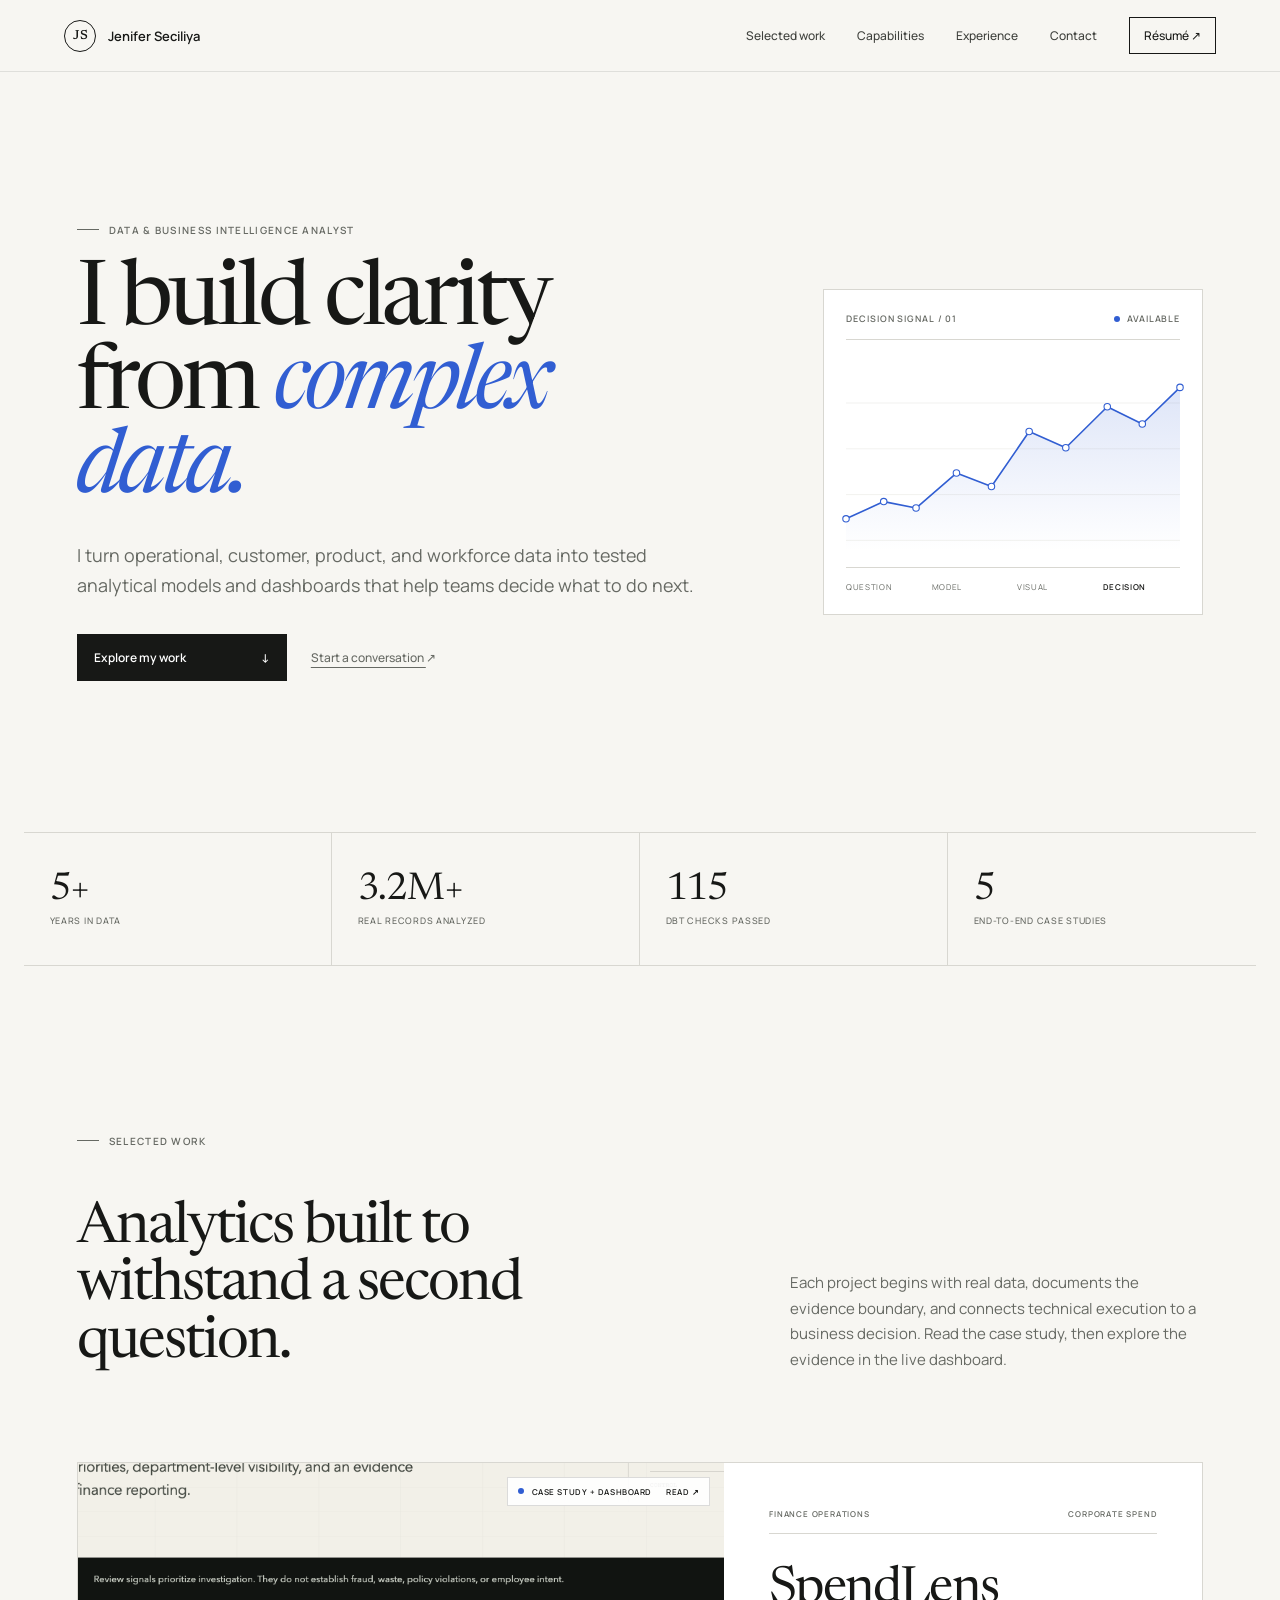
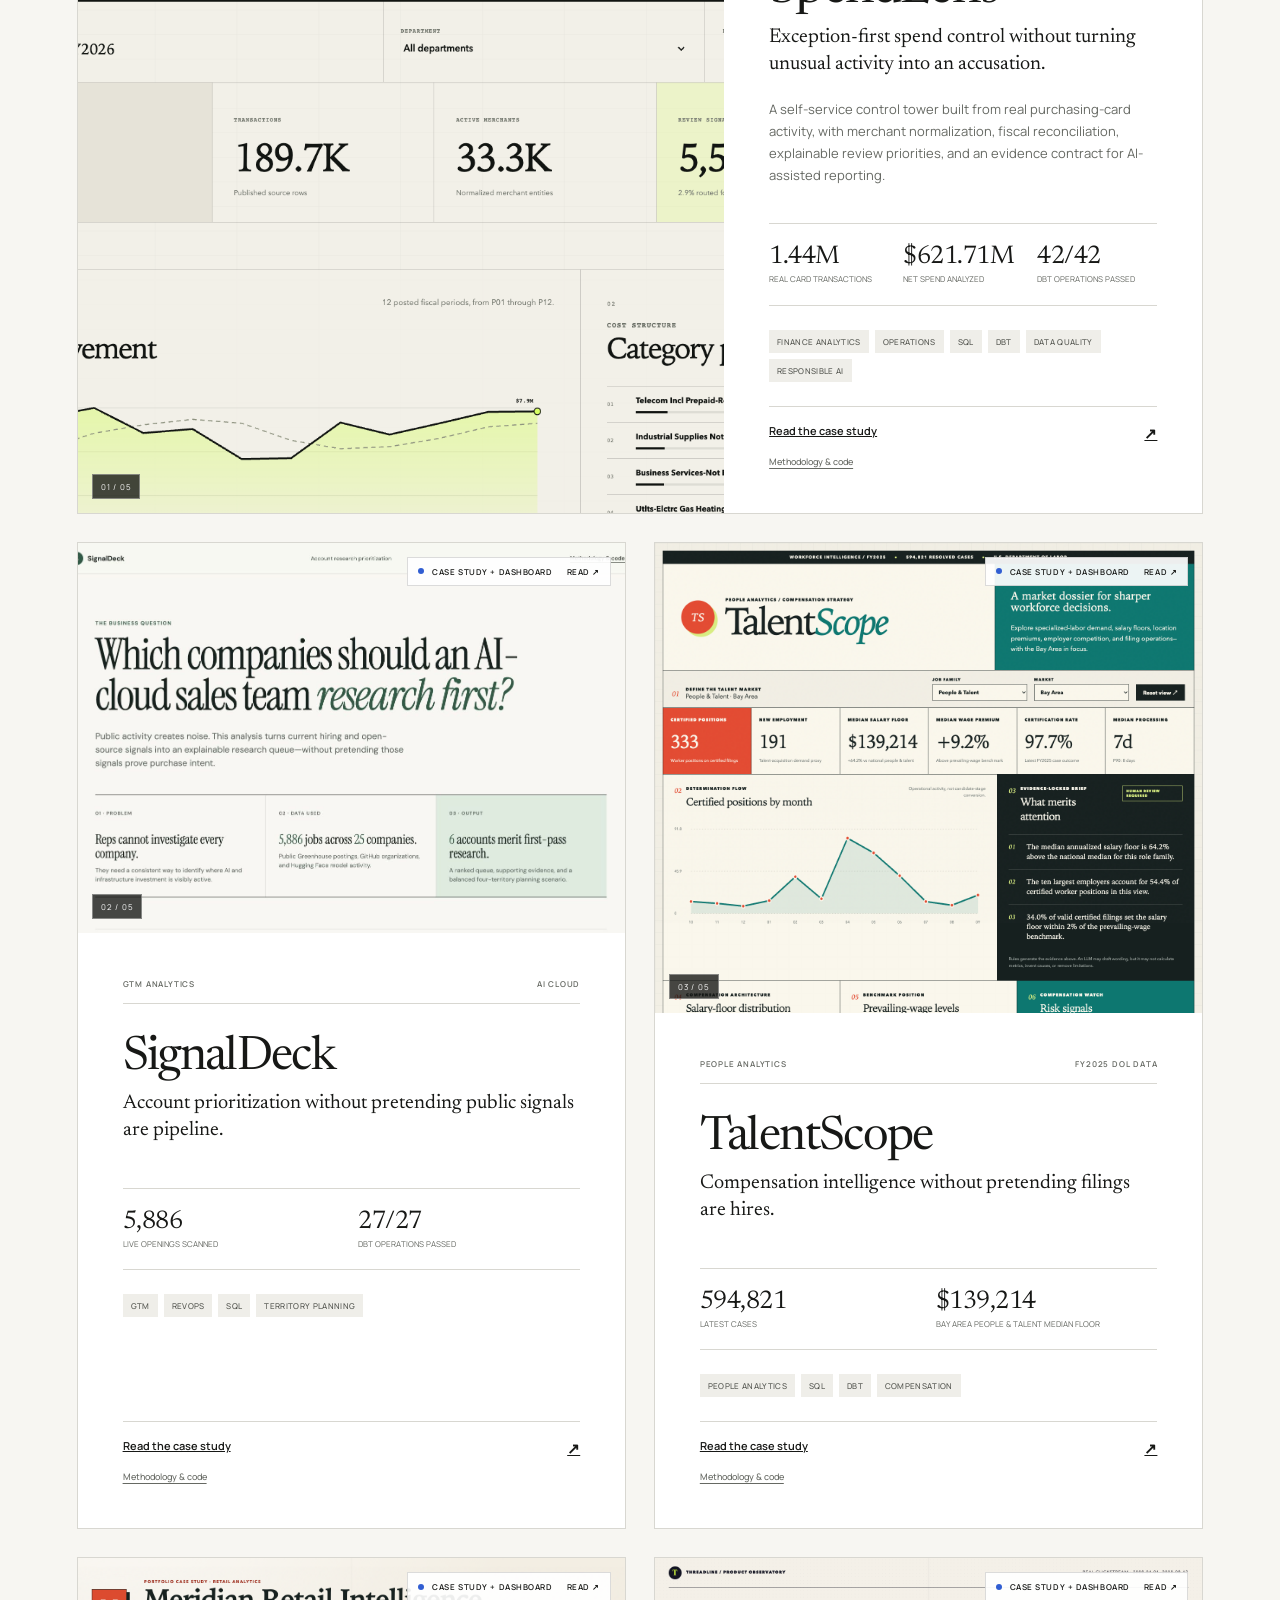
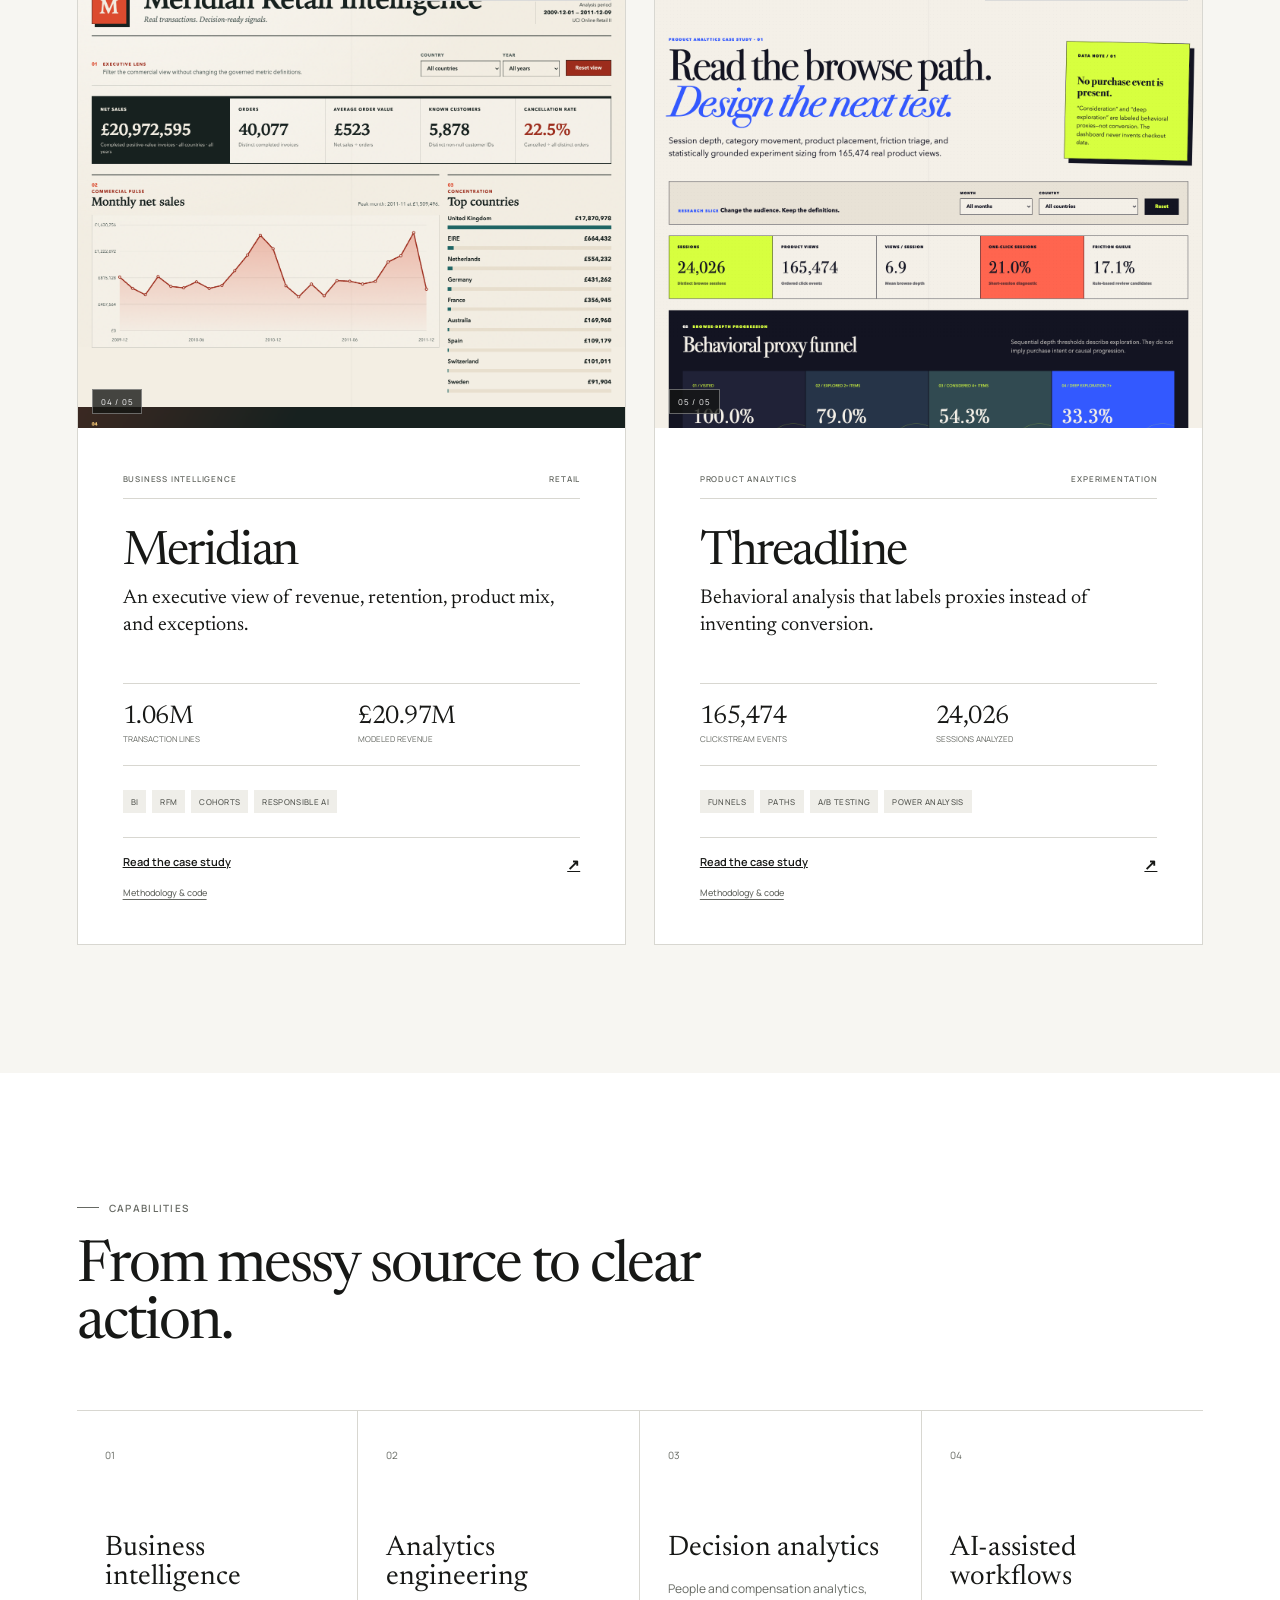
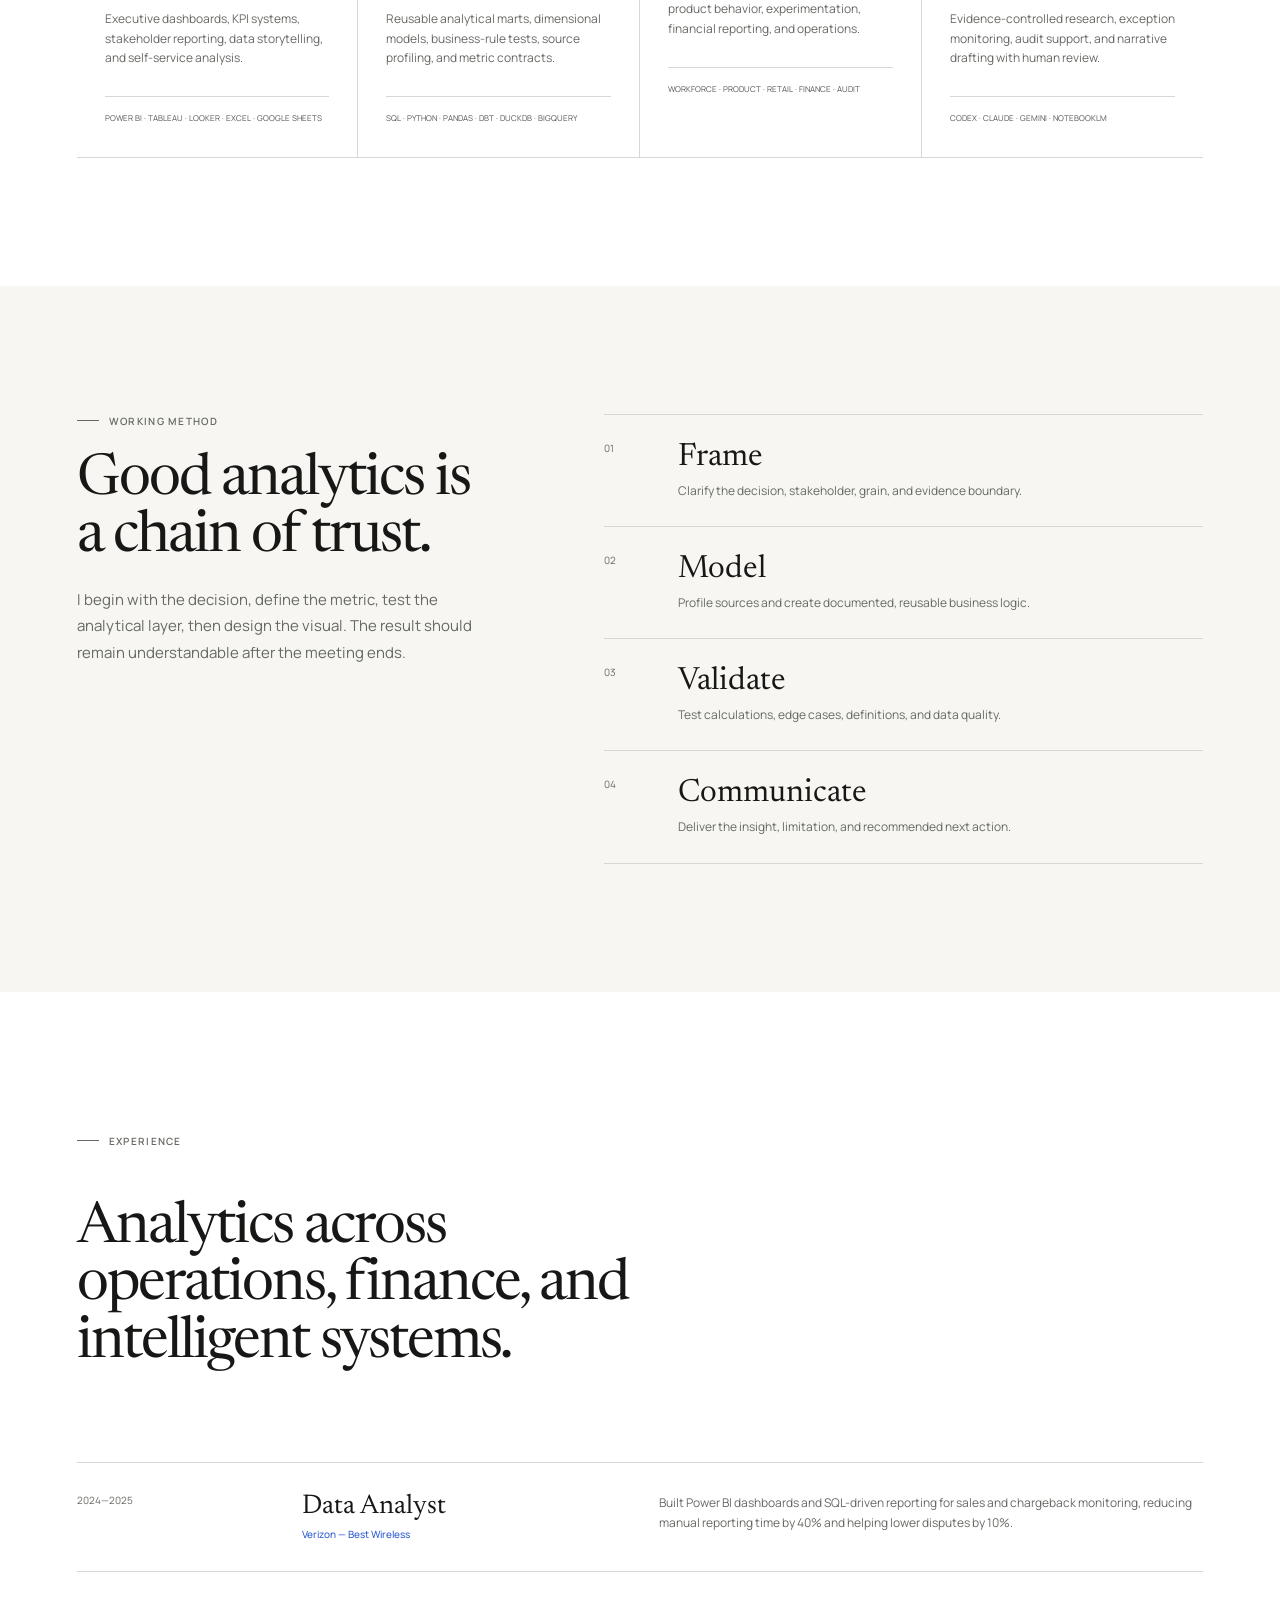
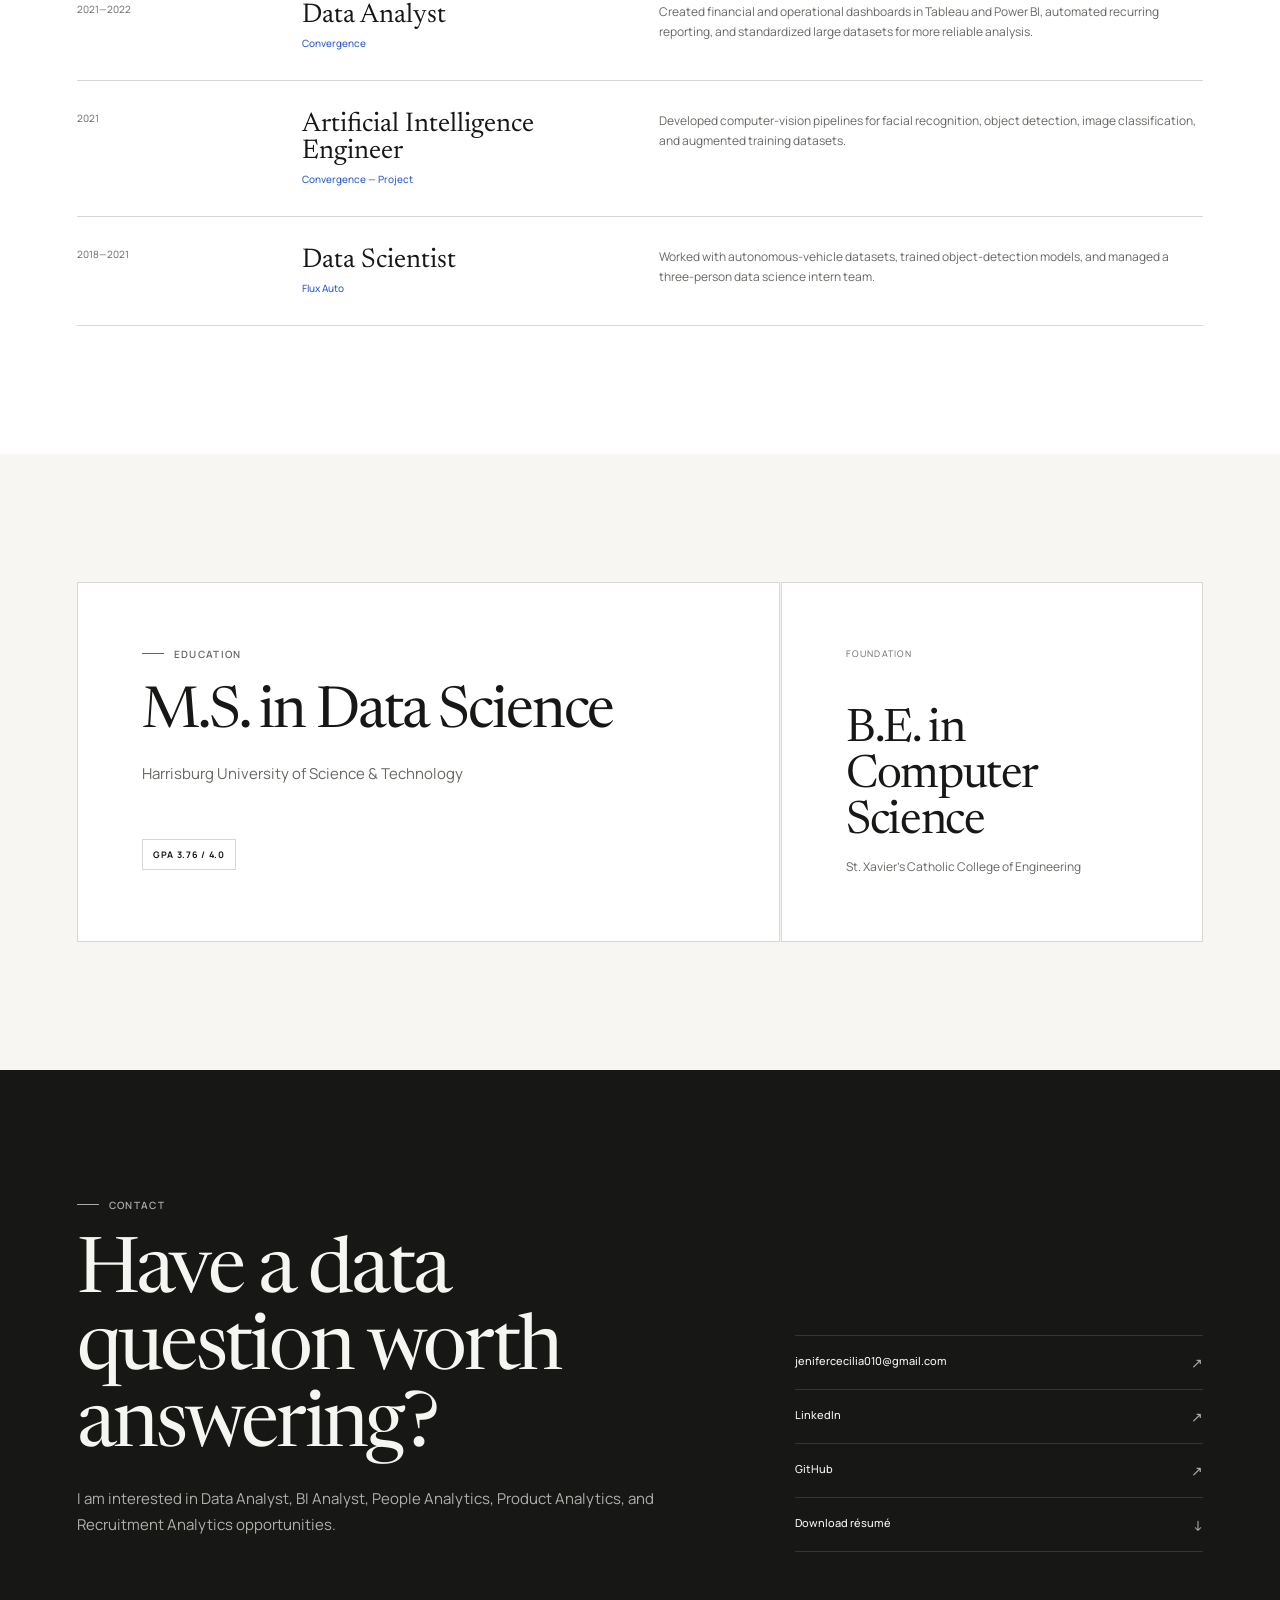
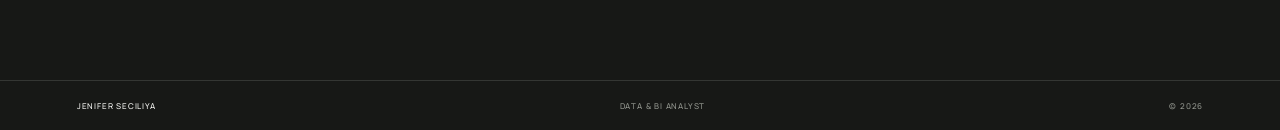
<file: index.html>
<!doctype html>
<html lang="en">
  <head>
    <meta charset="UTF-8" />
    <meta name="viewport" content="width=device-width, initial-scale=1.0" />
    <meta
      name="description"
      content="Portfolio of Jenifer Seciliya, a Data and BI Analyst building decision-ready dashboards, tested analytics models, and responsible AI-assisted workflows."
    />
    <meta name="theme-color" content="#f7f6f2" />
    <meta property="og:title" content="Jenifer Seciliya — Data & BI Analyst" />
    <meta
      property="og:description"
      content="People analytics, product analytics, business intelligence, and analytics engineering portfolio."
    />
    <meta property="og:type" content="website" />
    <meta property="og:url" content="https://jeniferseciliya.github.io/" />
    <title>Jenifer Seciliya — Data &amp; BI Analyst</title>
    <link rel="preconnect" href="https://fonts.googleapis.com" />
    <link rel="preconnect" href="https://fonts.gstatic.com" crossorigin />
    <link
      href="https://fonts.googleapis.com/css2?family=Manrope:wght@400;500;600&family=Newsreader:opsz,wght@6..72,400;6..72,500&display=swap"
      rel="stylesheet"
    />
    <link rel="icon" href="data:image/svg+xml,%3Csvg xmlns='http://www.w3.org/2000/svg' viewBox='0 0 64 64'%3E%3Crect width='64' height='64' rx='16' fill='%23101914'/%3E%3Ctext x='32' y='42' text-anchor='middle' font-family='serif' font-size='30' fill='%23d8f35d'%3EJS%3C/text%3E%3C/svg%3E" />
    <link rel="stylesheet" href="styles.css" />
    <script type="application/ld+json">
      {
        "@context": "https://schema.org",
        "@type": "Person",
        "name": "Jenifer Seciliya",
        "jobTitle": "Data and Business Intelligence Analyst",
        "url": "https://jeniferseciliya.github.io/",
        "sameAs": [
          "https://github.com/jeniferseciliya",
          "https://www.linkedin.com/in/jenifercecilia0808/"
        ],
        "email": "mailto:jenifercecilia010@gmail.com"
      }
    </script>
  </head>
  <body>
    <a class="skip-link" href="#main-content">Skip to content</a>
    <header class="site-header" id="top">
      <a class="brand" href="#top" aria-label="Jenifer Seciliya, home">
        <span class="brand-mark">JS</span>
        <span>Jenifer Seciliya</span>
      </a>
      <button class="menu-button" type="button" aria-expanded="false" aria-controls="site-nav">
        <span></span><span></span><span></span>
        <span class="sr-only">Toggle navigation</span>
      </button>
      <nav class="site-nav" id="site-nav" aria-label="Primary navigation">
        <a href="#work">Selected work</a>
        <a href="#capabilities">Capabilities</a>
        <a href="#experience">Experience</a>
        <a href="#contact">Contact</a>
        <a class="nav-resume" href="assets/Jenifer-Seciliya-Resume.pdf" target="_blank" rel="noopener">Résumé ↗</a>
      </nav>
    </header>

    <main id="main-content">
      <section class="hero section-pad">
        <div class="hero-copy reveal">
          <p class="overline"><span></span> Data &amp; Business Intelligence Analyst</p>
          <h1>I build clarity from <em>complex data.</em></h1>
          <p class="hero-intro">
            I turn operational, customer, product, and workforce data into tested
            analytical models and dashboards that help teams decide what to do next.
          </p>
          <div class="hero-actions">
            <a class="button button-primary" href="#work">Explore my work <span>↓</span></a>
            <a class="text-link" href="mailto:jenifercecilia010@gmail.com">Start a conversation <span>↗</span></a>
          </div>
        </div>

        <div class="hero-visual reveal" data-delay="120">
          <div class="signal-card">
            <div class="signal-card-top">
              <span>Decision signal / 01</span>
              <span class="live-dot">Available</span>
            </div>
            <div class="signal-chart" aria-hidden="true">
              <svg viewBox="0 0 620 340" role="presentation">
                <defs>
                  <linearGradient id="areaFill" x1="0" y1="0" x2="0" y2="1">
                    <stop offset="0%" stop-color="#315ed2" stop-opacity=".16" />
                    <stop offset="100%" stop-color="#315ed2" stop-opacity="0" />
                  </linearGradient>
                </defs>
                <g class="chart-grid">
                  <line x1="0" y1="65" x2="620" y2="65" />
                  <line x1="0" y1="150" x2="620" y2="150" />
                  <line x1="0" y1="235" x2="620" y2="235" />
                  <line x1="0" y1="320" x2="620" y2="320" />
                </g>
                <path class="area" d="M0 280 L70 248 L130 260 L205 195 L270 220 L340 118 L408 148 L485 72 L550 104 L620 36 L620 340 L0 340 Z" />
                <path class="line" d="M0 280 L70 248 L130 260 L205 195 L270 220 L340 118 L408 148 L485 72 L550 104 L620 36" />
                <g class="chart-dots">
                  <circle cx="0" cy="280" r="6" /><circle cx="70" cy="248" r="6" />
                  <circle cx="130" cy="260" r="6" /><circle cx="205" cy="195" r="6" />
                  <circle cx="270" cy="220" r="6" /><circle cx="340" cy="118" r="6" />
                  <circle cx="408" cy="148" r="6" /><circle cx="485" cy="72" r="6" />
                  <circle cx="550" cy="104" r="6" /><circle cx="620" cy="36" r="6" />
                </g>
              </svg>
            </div>
            <div class="signal-caption">
              <span>Question</span><span>Model</span><span>Visual</span><strong>Decision</strong>
            </div>
          </div>
        </div>
      </section>

      <section class="proof-strip" aria-label="Portfolio summary">
        <div><strong>5+</strong><span>years in data</span></div>
        <div><strong>3.2M+</strong><span>real records analyzed</span></div>
        <div><strong>115</strong><span>dbt checks passed</span></div>
        <div><strong>5</strong><span>end-to-end case studies</span></div>
      </section>

      <section class="work section-pad" id="work">
        <div class="section-heading reveal">
          <p class="overline"><span></span> Selected work</p>
          <h2>Analytics built to withstand a second question.</h2>
          <p>
            Each project begins with real data, documents the evidence boundary,
            and connects technical execution to a business decision. Read the
            case study, then explore the evidence in the live dashboard.
          </p>
        </div>

        <article class="project project-feature reveal">
          <a class="project-image" href="case-studies/spendlens/" aria-label="Read the SpendLens finance operations analytics case study">
            <img src="assets/projects/spendlens.png" alt="SpendLens finance operations dashboard showing spend, review signals, categories, and merchants" />
            <span class="image-index">01 / 05</span>
            <span class="interactive-badge"><span class="pulse-dot"></span> Case study + dashboard <b>Read ↗</b></span>
          </a>
          <div class="project-body">
            <div class="project-meta"><span>Finance operations</span><span>Corporate spend</span></div>
            <h3>SpendLens</h3>
            <p class="project-subtitle">Exception-first spend control without turning unusual activity into an accusation.</p>
            <p>
              A self-service control tower built from real purchasing-card activity,
              with merchant normalization, fiscal reconciliation, explainable review
              priorities, and an evidence contract for AI-assisted reporting.
            </p>
            <div class="project-stats">
              <div><strong>1.44M</strong><span>real card transactions</span></div>
              <div><strong>$621.71M</strong><span>net spend analyzed</span></div>
              <div><strong>42/42</strong><span>dbt operations passed</span></div>
            </div>
            <div class="tag-row"><span>Finance Analytics</span><span>Operations</span><span>SQL</span><span>dbt</span><span>Data Quality</span><span>Responsible AI</span></div>
            <div class="project-actions">
              <a class="project-link" href="case-studies/spendlens/">Read the case study <span>↗</span></a>
              <a class="source-link" href="https://github.com/jeniferseciliya/spendlens-finance-operations" target="_blank" rel="noopener">Methodology &amp; code</a>
            </div>
          </div>
        </article>

        <div class="project-grid">
          <article class="project project-card reveal">
            <a class="project-image" href="case-studies/signaldeck/" aria-label="Read the SignalDeck GTM analytics case study">
              <img src="assets/projects/signaldeck.png" alt="SignalDeck AI-cloud GTM account prioritization and territory analytics dashboard" />
              <span class="image-index">02 / 05</span>
              <span class="interactive-badge"><span class="pulse-dot"></span> Case study + dashboard <b>Read ↗</b></span>
            </a>
            <div class="project-body">
              <div class="project-meta"><span>GTM analytics</span><span>AI cloud</span></div>
              <h3>SignalDeck</h3>
              <p class="project-subtitle">Account prioritization without pretending public signals are pipeline.</p>
              <div class="project-stats compact">
                <div><strong>5,886</strong><span>live openings scanned</span></div>
                <div><strong>27/27</strong><span>dbt operations passed</span></div>
              </div>
              <div class="tag-row"><span>GTM</span><span>RevOps</span><span>SQL</span><span>Territory Planning</span></div>
              <div class="project-actions">
                <a class="project-link" href="case-studies/signaldeck/">Read the case study <span>↗</span></a>
                <a class="source-link" href="https://github.com/jeniferseciliya/ai-cloud-gtm-intelligence" target="_blank" rel="noopener">Methodology &amp; code</a>
              </div>
            </div>
          </article>

          <article class="project project-card reveal">
            <a class="project-image" href="case-studies/talentscope/" aria-label="Read the TalentScope people analytics case study">
              <img src="assets/projects/talentscope.png" alt="TalentScope people analytics dashboard showing Bay Area compensation and hiring metrics" />
              <span class="image-index">03 / 05</span>
              <span class="interactive-badge"><span class="pulse-dot"></span> Case study + dashboard <b>Read ↗</b></span>
            </a>
            <div class="project-body">
              <div class="project-meta"><span>People analytics</span><span>FY2025 DOL data</span></div>
              <h3>TalentScope</h3>
              <p class="project-subtitle">Compensation intelligence without pretending filings are hires.</p>
              <div class="project-stats compact">
                <div><strong>594,821</strong><span>latest cases</span></div>
                <div><strong>$139,214</strong><span>Bay Area People &amp; Talent median floor</span></div>
              </div>
              <div class="tag-row"><span>People Analytics</span><span>SQL</span><span>dbt</span><span>Compensation</span></div>
              <div class="project-actions">
                <a class="project-link" href="case-studies/talentscope/">Read the case study <span>↗</span></a>
                <a class="source-link" href="https://github.com/jeniferseciliya/people-analytics-compensation-intelligence" target="_blank" rel="noopener">Methodology &amp; code</a>
              </div>
            </div>
          </article>

          <article class="project project-card reveal">
            <a class="project-image" href="case-studies/meridian/" aria-label="Read the Meridian retail business intelligence case study">
              <img src="assets/projects/meridian.png" alt="Meridian retail business intelligence dashboard" />
              <span class="image-index">04 / 05</span>
              <span class="interactive-badge"><span class="pulse-dot"></span> Case study + dashboard <b>Read ↗</b></span>
            </a>
            <div class="project-body">
              <div class="project-meta"><span>Business intelligence</span><span>Retail</span></div>
              <h3>Meridian</h3>
              <p class="project-subtitle">An executive view of revenue, retention, product mix, and exceptions.</p>
              <div class="project-stats compact">
                <div><strong>1.06M</strong><span>transaction lines</span></div>
                <div><strong>£20.97M</strong><span>modeled revenue</span></div>
              </div>
              <div class="tag-row"><span>BI</span><span>RFM</span><span>Cohorts</span><span>Responsible AI</span></div>
              <div class="project-actions">
                <a class="project-link" href="case-studies/meridian/">Read the case study <span>↗</span></a>
                <a class="source-link" href="https://github.com/jeniferseciliya/retail-bi-ai-analytics" target="_blank" rel="noopener">Methodology &amp; code</a>
              </div>
            </div>
          </article>

          <article class="project project-card reveal" data-delay="100">
            <a class="project-image" href="case-studies/threadline/" aria-label="Read the Threadline product analytics case study">
              <img src="assets/projects/threadline.png" alt="Threadline product analytics and experimentation dashboard" />
              <span class="image-index">05 / 05</span>
              <span class="interactive-badge"><span class="pulse-dot"></span> Case study + dashboard <b>Read ↗</b></span>
            </a>
            <div class="project-body">
              <div class="project-meta"><span>Product analytics</span><span>Experimentation</span></div>
              <h3>Threadline</h3>
              <p class="project-subtitle">Behavioral analysis that labels proxies instead of inventing conversion.</p>
              <div class="project-stats compact">
                <div><strong>165,474</strong><span>clickstream events</span></div>
                <div><strong>24,026</strong><span>sessions analyzed</span></div>
              </div>
              <div class="tag-row"><span>Funnels</span><span>Paths</span><span>A/B Testing</span><span>Power Analysis</span></div>
              <div class="project-actions">
                <a class="project-link" href="case-studies/threadline/">Read the case study <span>↗</span></a>
                <a class="source-link" href="https://github.com/jeniferseciliya/product-analytics-experimentation" target="_blank" rel="noopener">Methodology &amp; code</a>
              </div>
            </div>
          </article>
        </div>
      </section>

      <section class="capabilities section-pad" id="capabilities">
        <div class="section-heading light reveal">
          <p class="overline"><span></span> Capabilities</p>
          <h2>From messy source to clear action.</h2>
        </div>
        <div class="capability-grid">
          <article class="capability reveal">
            <span class="cap-number">01</span>
            <h3>Business intelligence</h3>
            <p>Executive dashboards, KPI systems, stakeholder reporting, data storytelling, and self-service analysis.</p>
            <div>Power BI · Tableau · Looker · Excel · Google Sheets</div>
          </article>
          <article class="capability reveal" data-delay="80">
            <span class="cap-number">02</span>
            <h3>Analytics engineering</h3>
            <p>Reusable analytical marts, dimensional models, business-rule tests, source profiling, and metric contracts.</p>
            <div>SQL · Python · pandas · dbt · DuckDB · BigQuery</div>
          </article>
          <article class="capability reveal" data-delay="160">
            <span class="cap-number">03</span>
            <h3>Decision analytics</h3>
            <p>People and compensation analytics, product behavior, experimentation, financial reporting, and operations.</p>
            <div>Workforce · Product · Retail · Finance · Audit</div>
          </article>
          <article class="capability reveal" data-delay="240">
            <span class="cap-number">04</span>
            <h3>AI-assisted workflows</h3>
            <p>Evidence-controlled research, exception monitoring, audit support, and narrative drafting with human review.</p>
            <div>Codex · Claude · Gemini · NotebookLM</div>
          </article>
        </div>
      </section>

      <section class="process section-pad">
        <div class="process-copy reveal">
          <p class="overline"><span></span> Working method</p>
          <h2>Good analytics is a chain of trust.</h2>
          <p>
            I begin with the decision, define the metric, test the analytical layer,
            then design the visual. The result should remain understandable after the meeting ends.
          </p>
        </div>
        <ol class="process-list">
          <li class="reveal"><span>01</span><div><strong>Frame</strong><p>Clarify the decision, stakeholder, grain, and evidence boundary.</p></div></li>
          <li class="reveal"><span>02</span><div><strong>Model</strong><p>Profile sources and create documented, reusable business logic.</p></div></li>
          <li class="reveal"><span>03</span><div><strong>Validate</strong><p>Test calculations, edge cases, definitions, and data quality.</p></div></li>
          <li class="reveal"><span>04</span><div><strong>Communicate</strong><p>Deliver the insight, limitation, and recommended next action.</p></div></li>
        </ol>
      </section>

      <section class="experience section-pad" id="experience">
        <div class="section-heading reveal">
          <p class="overline"><span></span> Experience</p>
          <h2>Analytics across operations, finance, and intelligent systems.</h2>
        </div>
        <div class="timeline">
          <article class="timeline-item reveal">
            <div class="timeline-date">2024—2025</div>
            <div><h3>Data Analyst</h3><p class="company">Verizon — Best Wireless</p></div>
            <p>Built Power BI dashboards and SQL-driven reporting for sales and chargeback monitoring, reducing manual reporting time by 40% and helping lower disputes by 10%.</p>
          </article>
          <article class="timeline-item reveal">
            <div class="timeline-date">2021—2022</div>
            <div><h3>Data Analyst</h3><p class="company">Convergence</p></div>
            <p>Created financial and operational dashboards in Tableau and Power BI, automated recurring reporting, and standardized large datasets for more reliable analysis.</p>
          </article>
          <article class="timeline-item reveal">
            <div class="timeline-date">2021</div>
            <div><h3>Artificial Intelligence Engineer</h3><p class="company">Convergence — Project</p></div>
            <p>Developed computer-vision pipelines for facial recognition, object detection, image classification, and augmented training datasets.</p>
          </article>
          <article class="timeline-item reveal">
            <div class="timeline-date">2018—2021</div>
            <div><h3>Data Scientist</h3><p class="company">Flux Auto</p></div>
            <p>Worked with autonomous-vehicle datasets, trained object-detection models, and managed a three-person data science intern team.</p>
          </article>
        </div>
      </section>

      <section class="education section-pad">
        <div class="education-main reveal">
          <p class="overline"><span></span> Education</p>
          <h2>M.S. in Data Science</h2>
          <p>Harrisburg University of Science &amp; Technology</p>
          <strong>GPA 3.76 / 4.0</strong>
        </div>
        <div class="education-secondary reveal" data-delay="100">
          <span>Foundation</span>
          <h3>B.E. in Computer Science</h3>
          <p>St. Xavier's Catholic College of Engineering</p>
        </div>
      </section>

      <section class="contact section-pad" id="contact">
        <p class="overline"><span></span> Contact</p>
        <div class="contact-grid">
          <div class="reveal">
            <h2>Have a data question worth answering?</h2>
            <p>I am interested in Data Analyst, BI Analyst, People Analytics, Product Analytics, and Recruitment Analytics opportunities.</p>
          </div>
          <div class="contact-actions reveal" data-delay="120">
            <a href="mailto:jenifercecilia010@gmail.com">jenifercecilia010@gmail.com <span>↗</span></a>
            <a href="https://www.linkedin.com/in/jenifercecilia0808/" target="_blank" rel="noopener">LinkedIn <span>↗</span></a>
            <a href="https://github.com/jeniferseciliya" target="_blank" rel="noopener">GitHub <span>↗</span></a>
            <a href="assets/Jenifer-Seciliya-Resume.pdf" target="_blank" rel="noopener">Download résumé <span>↓</span></a>
          </div>
        </div>
      </section>
    </main>

    <footer>
      <a href="#top">Jenifer Seciliya</a>
      <span>Data &amp; BI Analyst</span>
      <span>© <span id="current-year"></span></span>
    </footer>

    <script src="script.js"></script>
  </body>
</html>
</file>
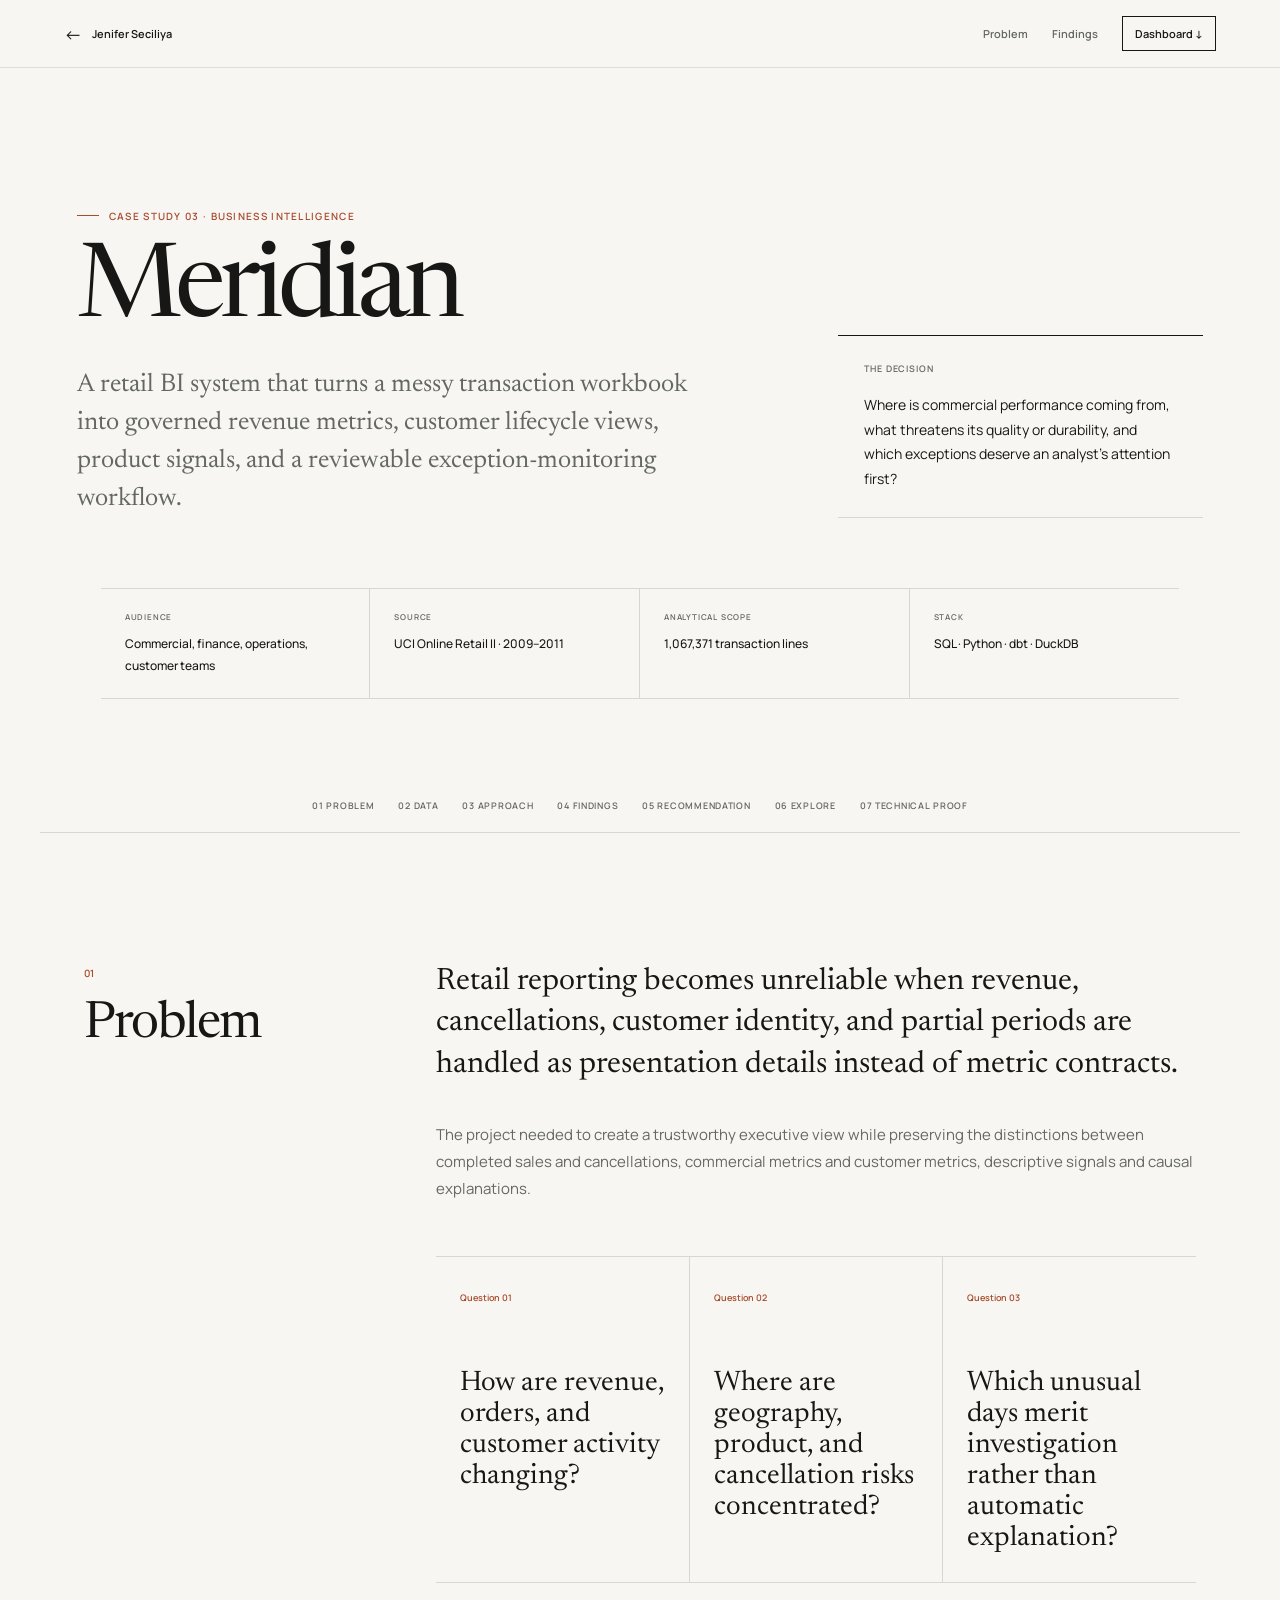
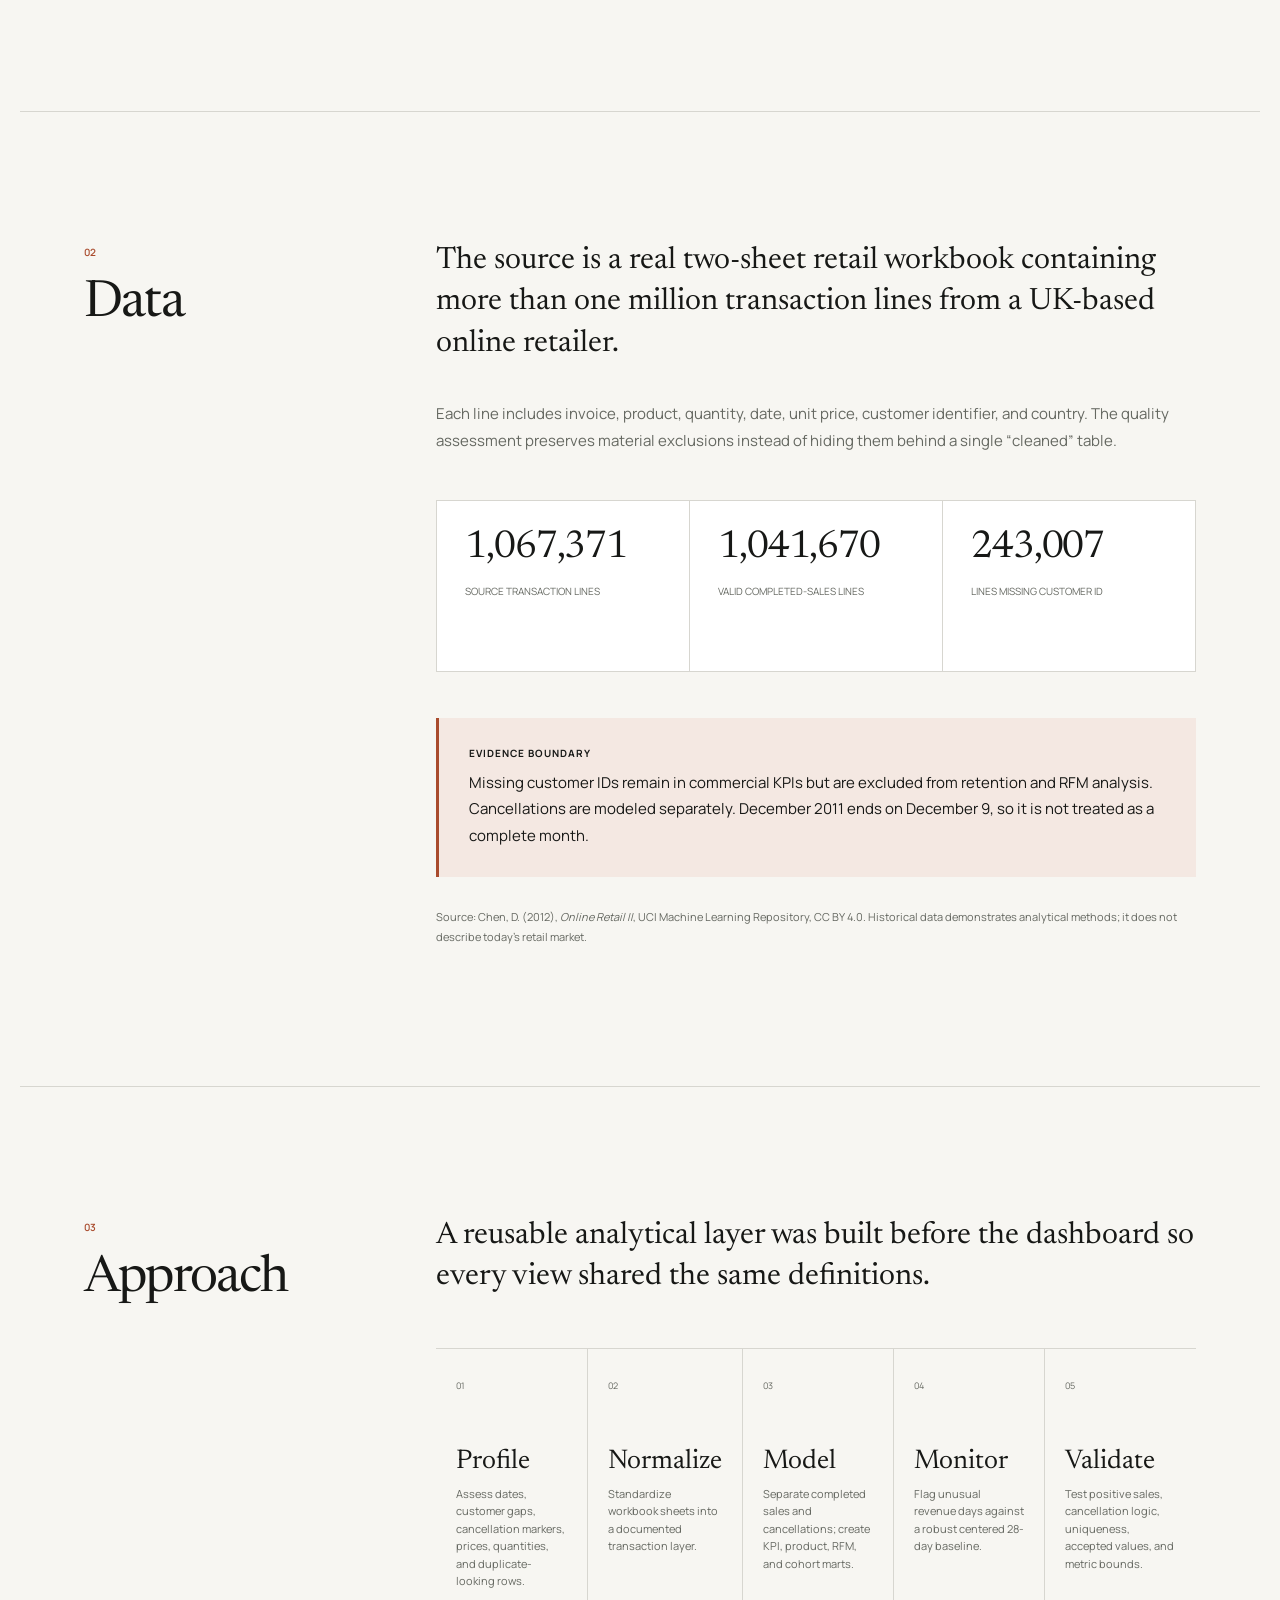
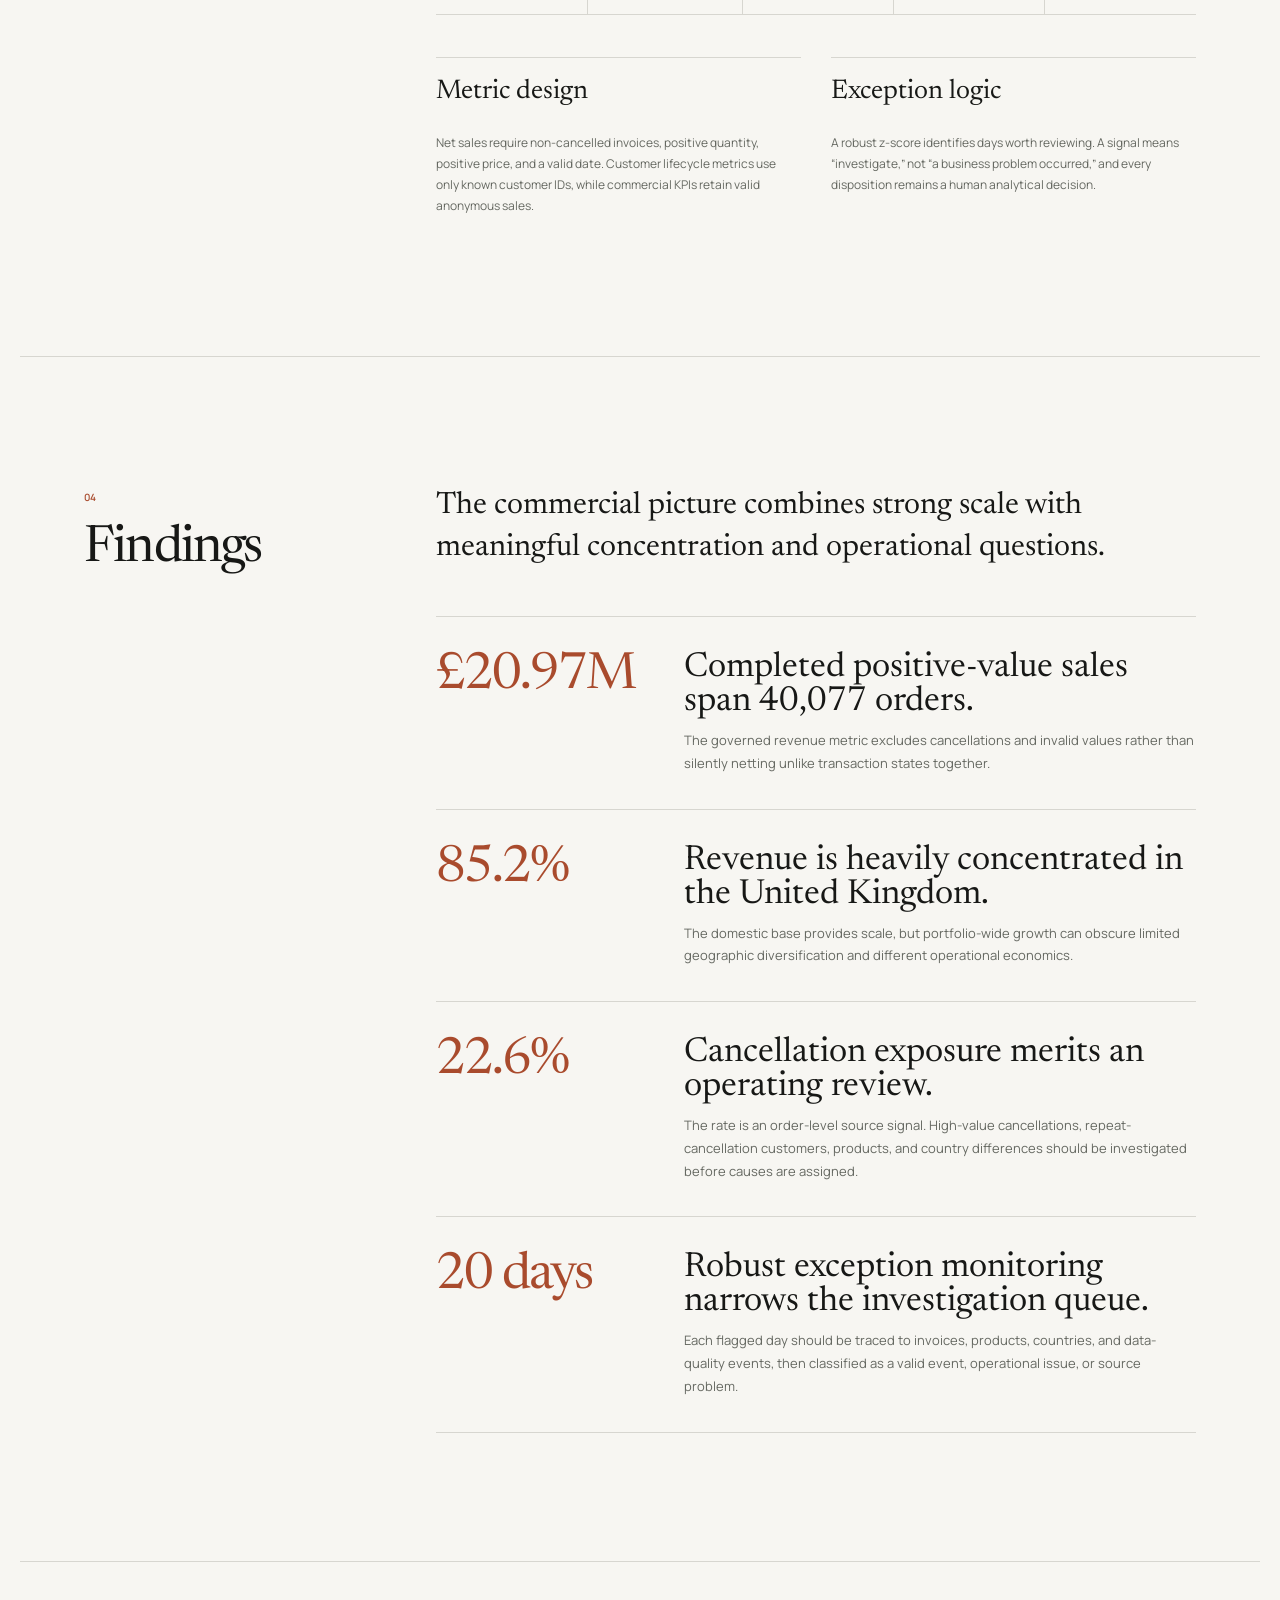
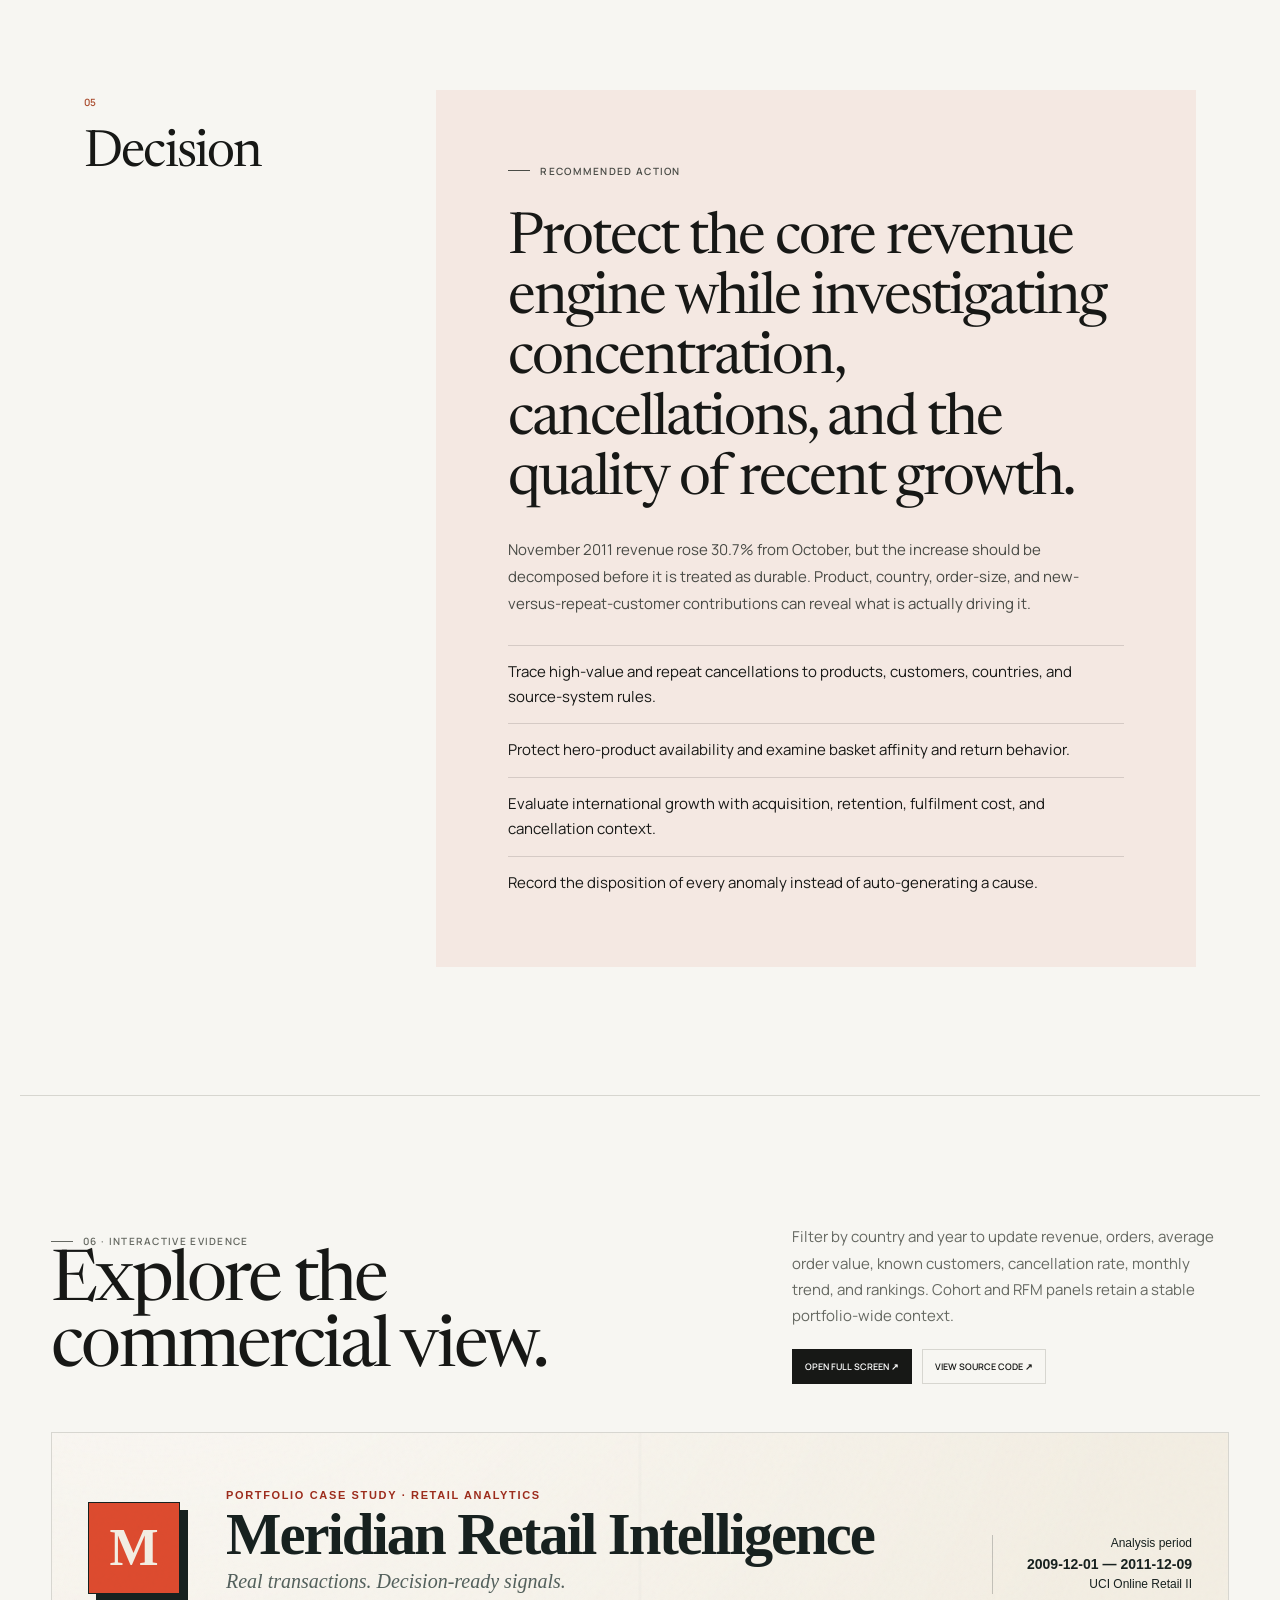
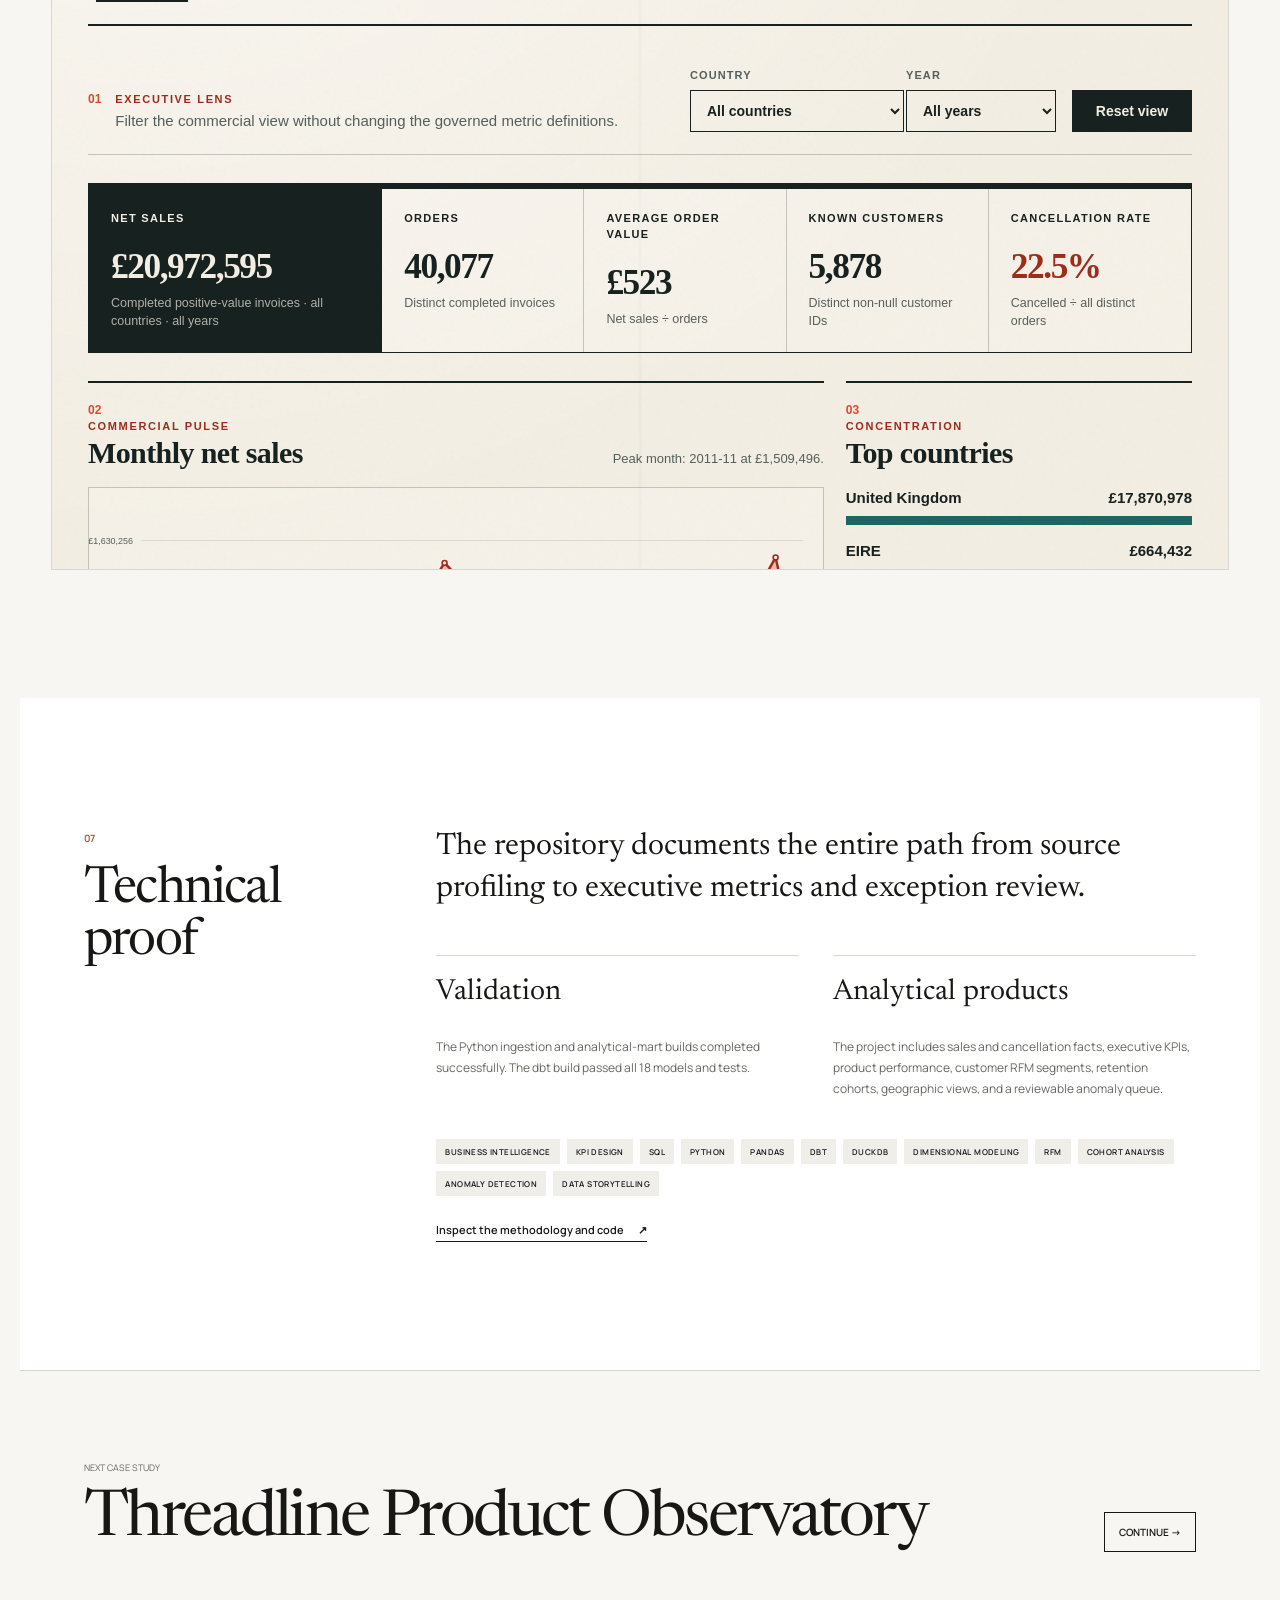
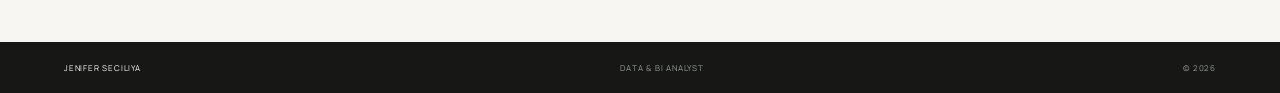
<file: case-studies/meridian/index.html>
<!doctype html>
<html lang="en">
  <head>
    <meta charset="UTF-8" />
    <meta name="viewport" content="width=device-width, initial-scale=1.0" />
    <meta name="description" content="Meridian case study: retail business intelligence, cohort analysis, RFM segmentation, anomaly monitoring, and governed KPI design by Jenifer Seciliya." />
    <meta name="theme-color" content="#f7f6f2" />
    <meta property="og:title" content="Meridian — Retail BI Case Study" />
    <meta property="og:description" content="From 1.06 million transaction lines to a tested view of revenue, retention, product mix, and exceptions." />
    <meta property="og:type" content="article" />
    <title>Meridian Case Study — Jenifer Seciliya</title>
    <link rel="icon" href="data:image/svg+xml,%3Csvg xmlns='http://www.w3.org/2000/svg' viewBox='0 0 64 64'%3E%3Ccircle cx='32' cy='32' r='30' fill='%23171716'/%3E%3Ctext x='32' y='40' text-anchor='middle' font-family='serif' font-size='24' fill='white'%3EJS%3C/text%3E%3C/svg%3E" />
    <link rel="preconnect" href="https://fonts.googleapis.com" />
    <link rel="preconnect" href="https://fonts.gstatic.com" crossorigin />
    <link href="https://fonts.googleapis.com/css2?family=Manrope:wght@400;500;600&family=Newsreader:opsz,wght@6..72,400;6..72,500&display=swap" rel="stylesheet" />
    <link rel="stylesheet" href="../styles.css" />
  </head>
  <body class="meridian">
    <a class="skip-link" href="#case-content">Skip to case study</a>
    <header class="case-header">
      <a class="back-link" href="../../#work"><span>←</span> Jenifer Seciliya</a>
      <nav aria-label="Case study navigation">
        <a href="#problem">Problem</a>
        <a href="#findings">Findings</a>
        <a class="header-dashboard" href="#dashboard">Dashboard ↓</a>
      </nav>
    </header>

    <main class="case-main" id="case-content">
      <section class="case-hero">
        <div class="hero-grid">
          <div>
            <p class="eyebrow">Case study 03 · Business intelligence</p>
            <h1>Meridian</h1>
            <p class="hero-summary">A retail BI system that turns a messy transaction workbook into governed revenue metrics, customer lifecycle views, product signals, and a reviewable exception-monitoring workflow.</p>
          </div>
          <aside class="hero-decision">
            <span>The decision</span>
            <p>Where is commercial performance coming from, what threatens its quality or durability, and which exceptions deserve an analyst’s attention first?</p>
          </aside>
        </div>

        <div class="meta-strip" aria-label="Project summary">
          <div><span>Audience</span><strong>Commercial, finance, operations, customer teams</strong></div>
          <div><span>Source</span><strong>UCI Online Retail II · 2009–2011</strong></div>
          <div><span>Analytical scope</span><strong>1,067,371 transaction lines</strong></div>
          <div><span>Stack</span><strong>SQL · Python · dbt · DuckDB</strong></div>
        </div>
      </section>

      <nav class="case-nav" aria-label="On this page">
        <a href="#problem">01 Problem</a><a href="#data">02 Data</a><a href="#approach">03 Approach</a><a href="#findings">04 Findings</a><a href="#decision">05 Recommendation</a><a href="#dashboard">06 Explore</a><a href="#proof">07 Technical proof</a>
      </nav>

      <section class="chapter" id="problem">
        <div class="chapter-label"><span>01</span><h2>Problem</h2></div>
        <div class="chapter-body">
          <p class="lead">Retail reporting becomes unreliable when revenue, cancellations, customer identity, and partial periods are handled as presentation details instead of metric contracts.</p>
          <p>The project needed to create a trustworthy executive view while preserving the distinctions between completed sales and cancellations, commercial metrics and customer metrics, descriptive signals and causal explanations.</p>
          <div class="question-grid">
            <article><span>Question 01</span><h3>How are revenue, orders, and customer activity changing?</h3></article>
            <article><span>Question 02</span><h3>Where are geography, product, and cancellation risks concentrated?</h3></article>
            <article><span>Question 03</span><h3>Which unusual days merit investigation rather than automatic explanation?</h3></article>
          </div>
        </div>
      </section>

      <section class="chapter" id="data">
        <div class="chapter-label"><span>02</span><h2>Data</h2></div>
        <div class="chapter-body">
          <p class="lead">The source is a real two-sheet retail workbook containing more than one million transaction lines from a UK-based online retailer.</p>
          <p>Each line includes invoice, product, quantity, date, unit price, customer identifier, and country. The quality assessment preserves material exclusions instead of hiding them behind a single “cleaned” table.</p>
          <div class="evidence-grid">
            <article><strong>1,067,371</strong><span>Source transaction lines</span></article>
            <article><strong>1,041,670</strong><span>Valid completed-sales lines</span></article>
            <article><strong>243,007</strong><span>Lines missing customer ID</span></article>
          </div>
          <div class="boundary">
            <strong>Evidence boundary</strong>
            <p>Missing customer IDs remain in commercial KPIs but are excluded from retention and RFM analysis. Cancellations are modeled separately. December 2011 ends on December 9, so it is not treated as a complete month.</p>
          </div>
          <p class="source-note">Source: Chen, D. (2012), <em>Online Retail II</em>, UCI Machine Learning Repository, CC BY 4.0. Historical data demonstrates analytical methods; it does not describe today’s retail market.</p>
        </div>
      </section>

      <section class="chapter" id="approach">
        <div class="chapter-label"><span>03</span><h2>Approach</h2></div>
        <div class="chapter-body">
          <p class="lead">A reusable analytical layer was built before the dashboard so every view shared the same definitions.</p>
          <div class="workflow">
            <article><span>01</span><h3>Profile</h3><p>Assess dates, customer gaps, cancellation markers, prices, quantities, and duplicate-looking rows.</p></article>
            <article><span>02</span><h3>Normalize</h3><p>Standardize workbook sheets into a documented transaction layer.</p></article>
            <article><span>03</span><h3>Model</h3><p>Separate completed sales and cancellations; create KPI, product, RFM, and cohort marts.</p></article>
            <article><span>04</span><h3>Monitor</h3><p>Flag unusual revenue days against a robust centered 28-day baseline.</p></article>
            <article><span>05</span><h3>Validate</h3><p>Test positive sales, cancellation logic, uniqueness, accepted values, and metric bounds.</p></article>
          </div>
          <div class="method-note">
            <article><h3>Metric design</h3><p>Net sales require non-cancelled invoices, positive quantity, positive price, and a valid date. Customer lifecycle metrics use only known customer IDs, while commercial KPIs retain valid anonymous sales.</p></article>
            <article><h3>Exception logic</h3><p>A robust z-score identifies days worth reviewing. A signal means “investigate,” not “a business problem occurred,” and every disposition remains a human analytical decision.</p></article>
          </div>
        </div>
      </section>

      <section class="chapter" id="findings">
        <div class="chapter-label"><span>04</span><h2>Findings</h2></div>
        <div class="chapter-body">
          <p class="lead">The commercial picture combines strong scale with meaningful concentration and operational questions.</p>
          <div class="findings">
            <article class="finding"><div class="finding-stat">£20.97M</div><div><h3>Completed positive-value sales span 40,077 orders.</h3><p>The governed revenue metric excludes cancellations and invalid values rather than silently netting unlike transaction states together.</p></div></article>
            <article class="finding"><div class="finding-stat">85.2%</div><div><h3>Revenue is heavily concentrated in the United Kingdom.</h3><p>The domestic base provides scale, but portfolio-wide growth can obscure limited geographic diversification and different operational economics.</p></div></article>
            <article class="finding"><div class="finding-stat">22.6%</div><div><h3>Cancellation exposure merits an operating review.</h3><p>The rate is an order-level source signal. High-value cancellations, repeat-cancellation customers, products, and country differences should be investigated before causes are assigned.</p></div></article>
            <article class="finding"><div class="finding-stat">20 days</div><div><h3>Robust exception monitoring narrows the investigation queue.</h3><p>Each flagged day should be traced to invoices, products, countries, and data-quality events, then classified as a valid event, operational issue, or source problem.</p></div></article>
          </div>
        </div>
      </section>

      <section class="chapter" id="decision">
        <div class="chapter-label"><span>05</span><h2>Decision</h2></div>
        <div class="chapter-body">
          <div class="recommendation">
            <p class="eyebrow">Recommended action</p>
            <h3>Protect the core revenue engine while investigating concentration, cancellations, and the quality of recent growth.</h3>
            <p>November 2011 revenue rose 30.7% from October, but the increase should be decomposed before it is treated as durable. Product, country, order-size, and new-versus-repeat-customer contributions can reveal what is actually driving it.</p>
            <ul>
              <li>Trace high-value and repeat cancellations to products, customers, countries, and source-system rules.</li>
              <li>Protect hero-product availability and examine basket affinity and return behavior.</li>
              <li>Evaluate international growth with acquisition, retention, fulfilment cost, and cancellation context.</li>
              <li>Record the disposition of every anomaly instead of auto-generating a cause.</li>
            </ul>
          </div>
        </div>
      </section>

      <section class="dashboard-chapter" id="dashboard">
        <div class="dashboard-intro">
          <div><p class="eyebrow">06 · Interactive evidence</p><h2>Explore the commercial view.</h2></div>
          <div><p>Filter by country and year to update revenue, orders, average order value, known customers, cancellation rate, monthly trend, and rankings. Cohort and RFM panels retain a stable portfolio-wide context.</p><div class="dashboard-actions"><a href="../../demos/meridian/" target="_blank" rel="noopener">Open full screen ↗</a><a href="https://github.com/jeniferseciliya/retail-bi-ai-analytics" target="_blank" rel="noopener">View source code ↗</a></div></div>
        </div>
        <div class="dashboard-frame"><iframe src="../../demos/meridian/" title="Interactive Meridian retail business intelligence dashboard" loading="lazy"></iframe></div>
      </section>

      <section class="chapter technical" id="proof">
        <div class="chapter-label"><span>07</span><h2>Technical proof</h2></div>
        <div class="chapter-body">
          <p class="lead">The repository documents the entire path from source profiling to executive metrics and exception review.</p>
          <div class="technical-grid">
            <article><h3>Validation</h3><p>The Python ingestion and analytical-mart builds completed successfully. The dbt build passed all 18 models and tests.</p></article>
            <article><h3>Analytical products</h3><p>The project includes sales and cancellation facts, executive KPIs, product performance, customer RFM segments, retention cohorts, geographic views, and a reviewable anomaly queue.</p></article>
          </div>
          <div class="skill-list"><span>Business intelligence</span><span>KPI design</span><span>SQL</span><span>Python</span><span>pandas</span><span>dbt</span><span>DuckDB</span><span>Dimensional modeling</span><span>RFM</span><span>Cohort analysis</span><span>Anomaly detection</span><span>Data storytelling</span></div>
          <a class="proof-link" href="https://github.com/jeniferseciliya/retail-bi-ai-analytics" target="_blank" rel="noopener">Inspect the methodology and code <span>↗</span></a>
        </div>
      </section>

      <section class="next-project"><div><span>Next case study</span><h2>Threadline Product Observatory</h2></div><a href="../threadline/">Continue →</a></section>
    </main>

    <footer class="case-footer"><a href="../../">Jenifer Seciliya</a><span>Data &amp; BI Analyst</span><span>© 2026</span></footer>
  </body>
</html>
</file>
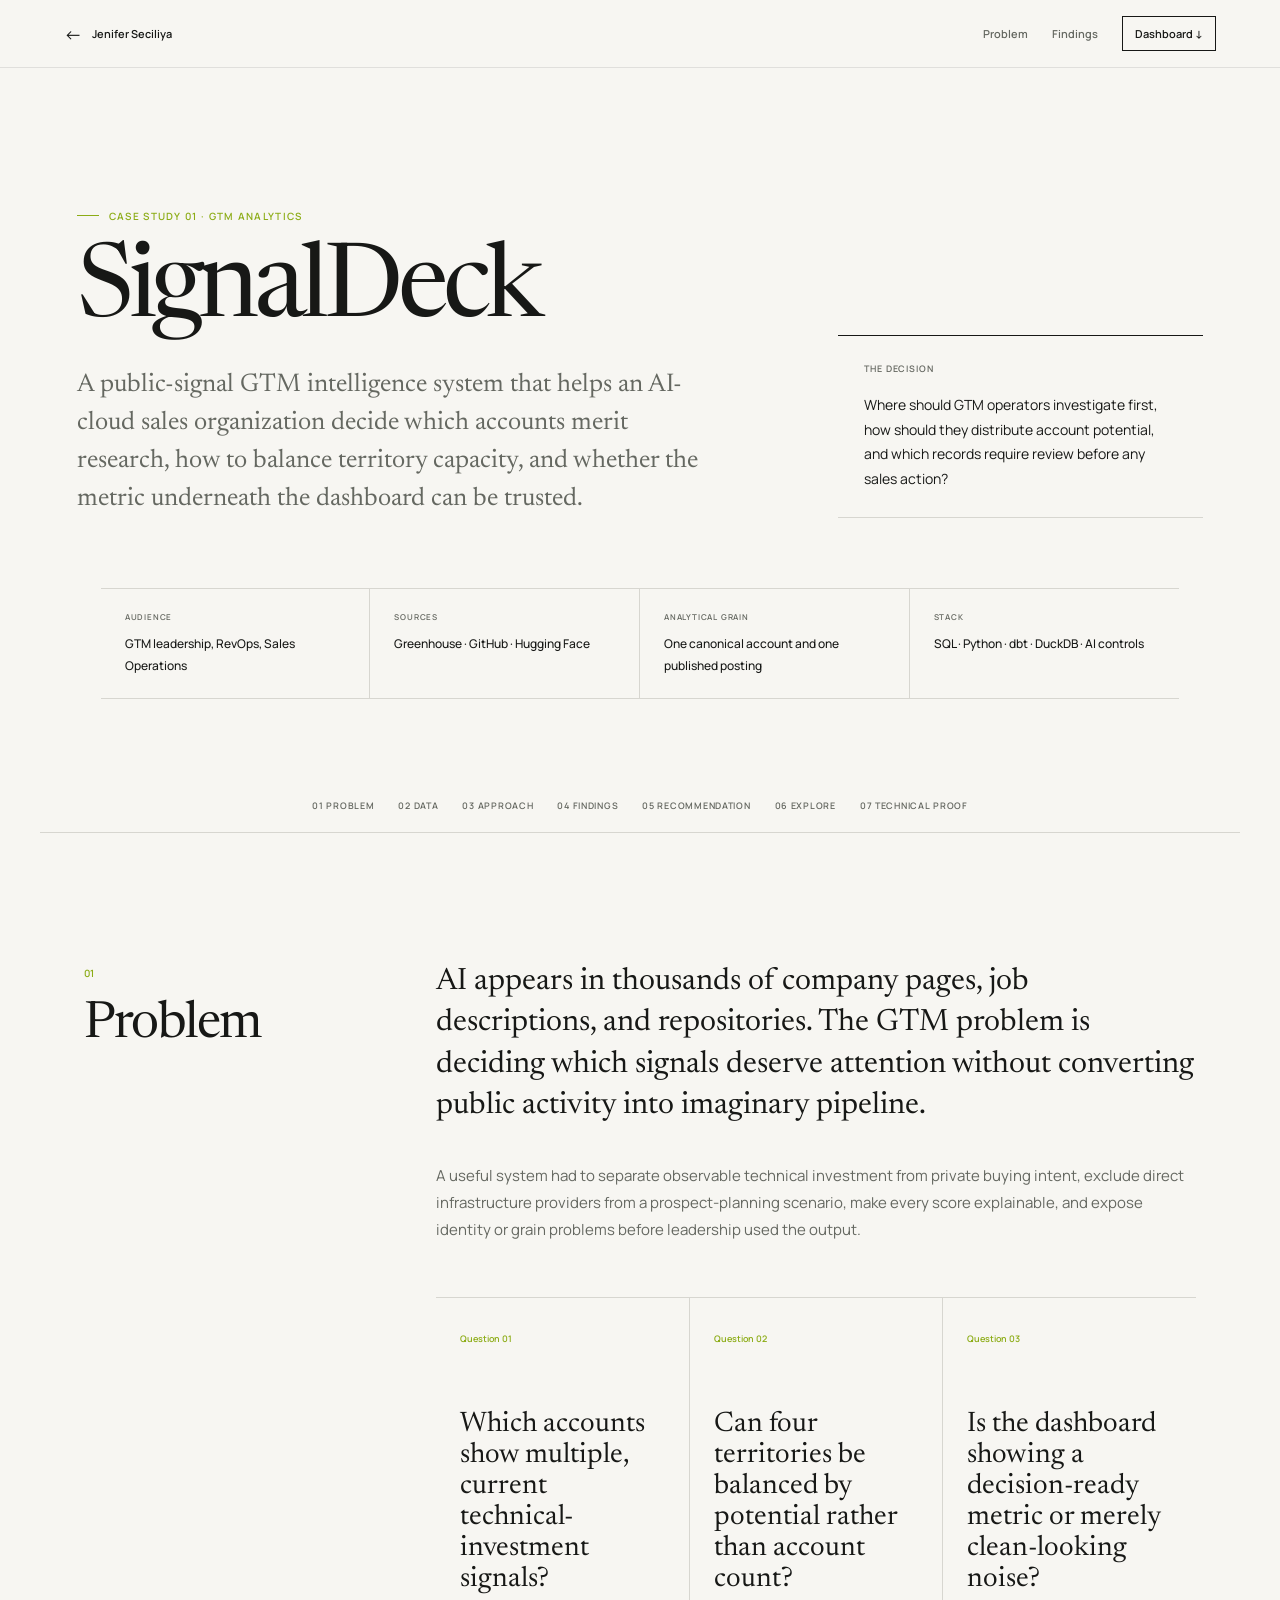
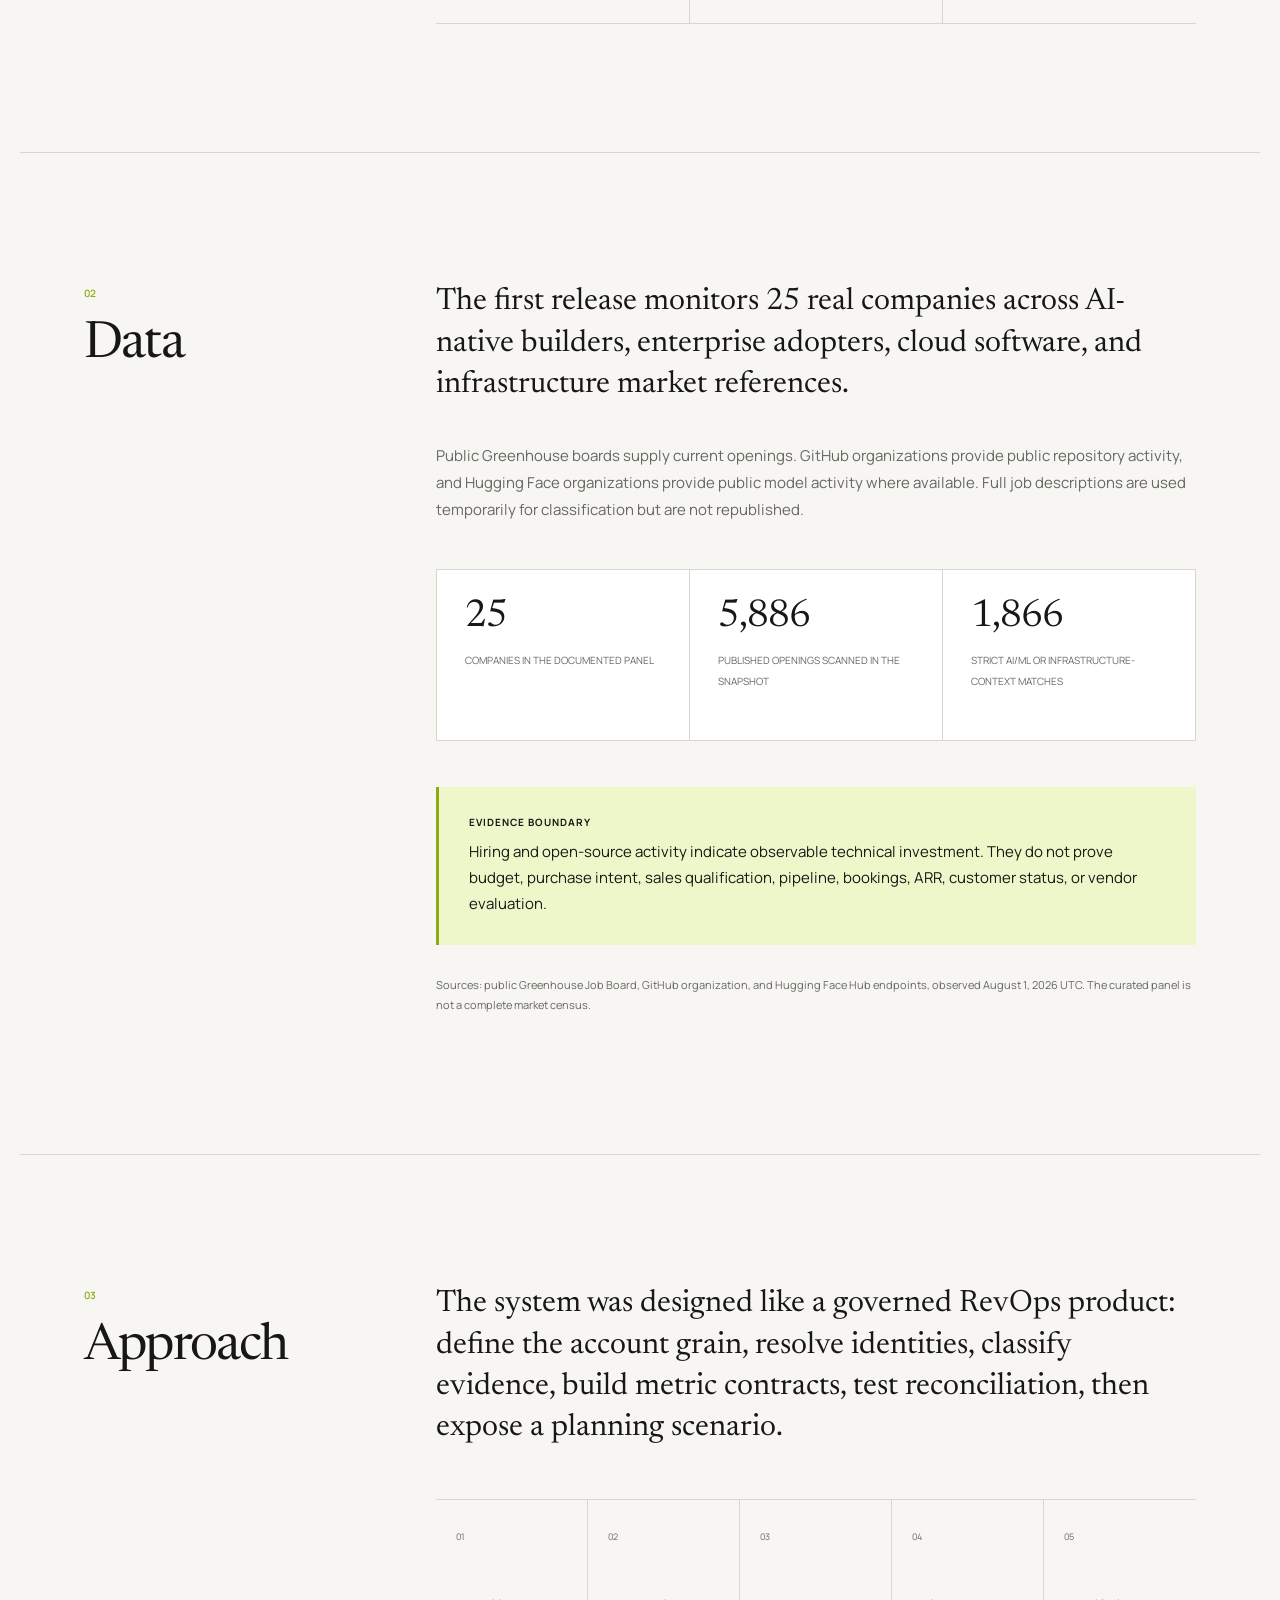
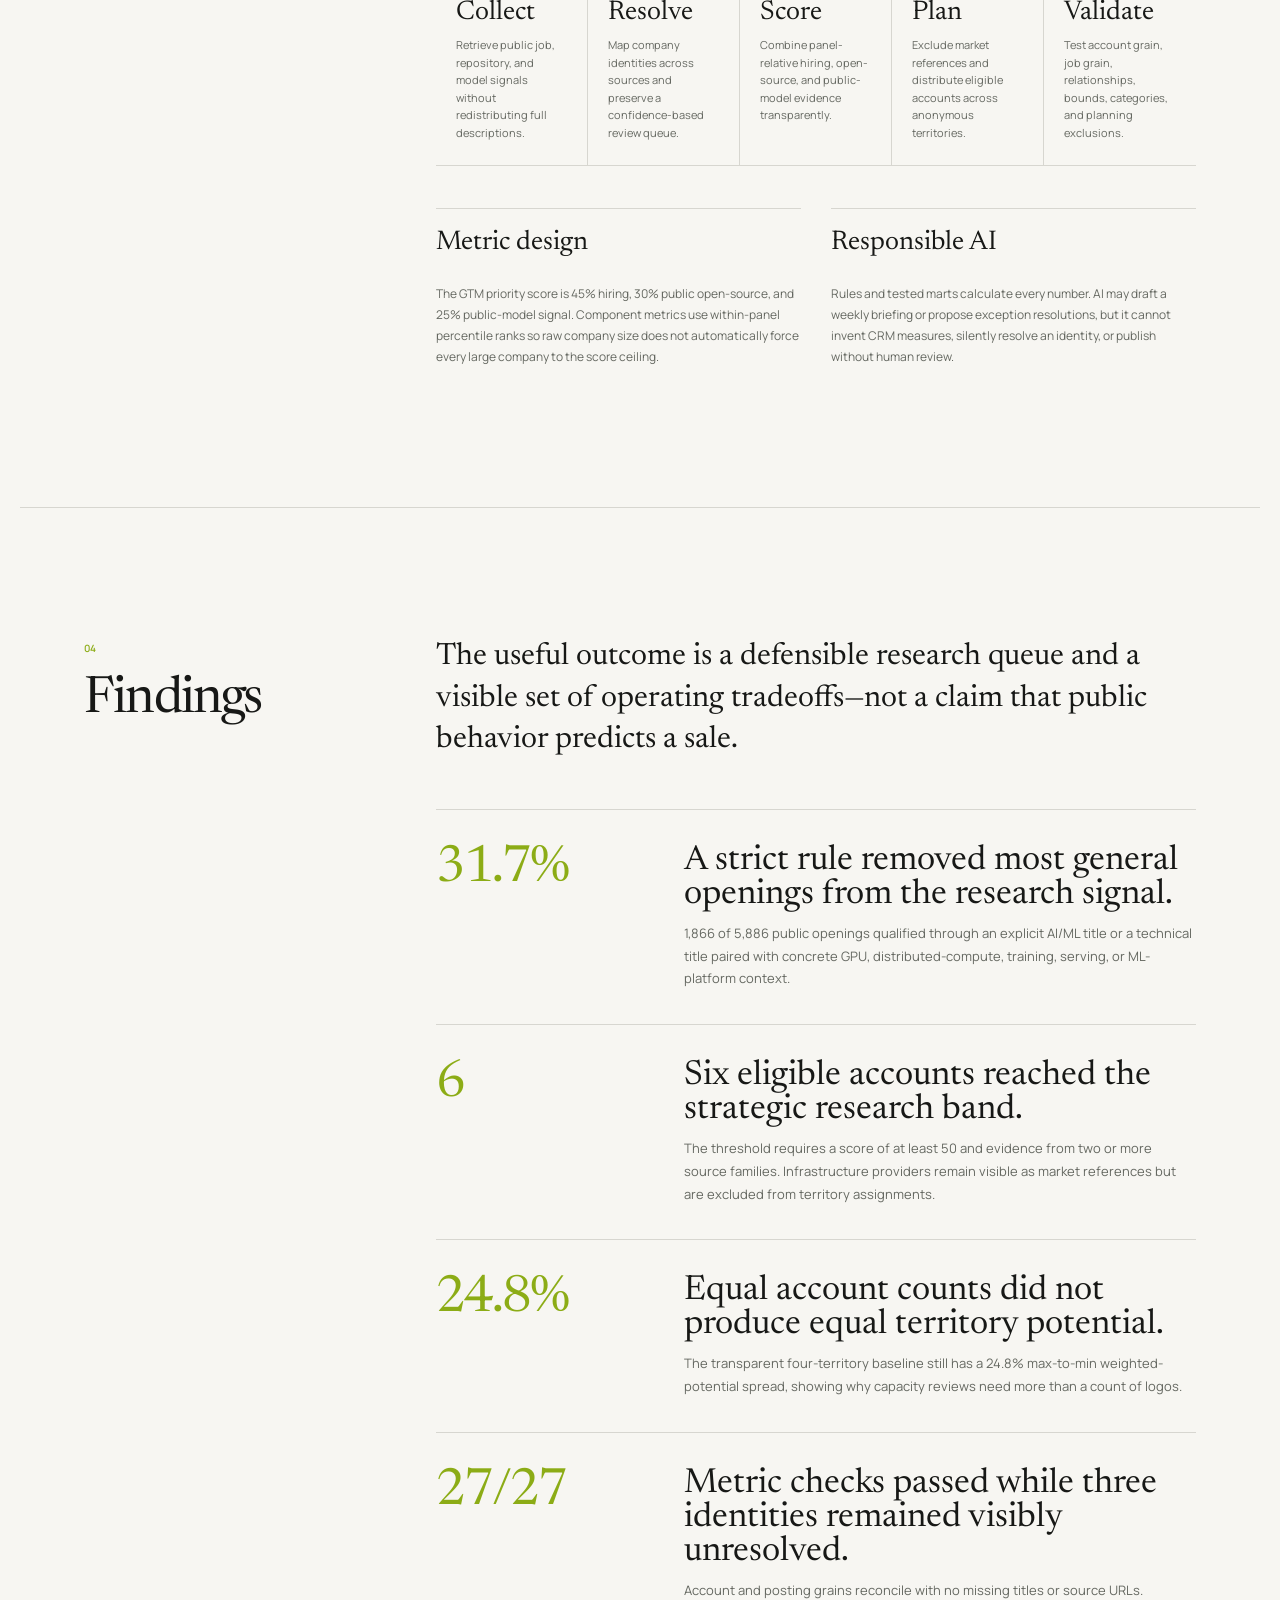
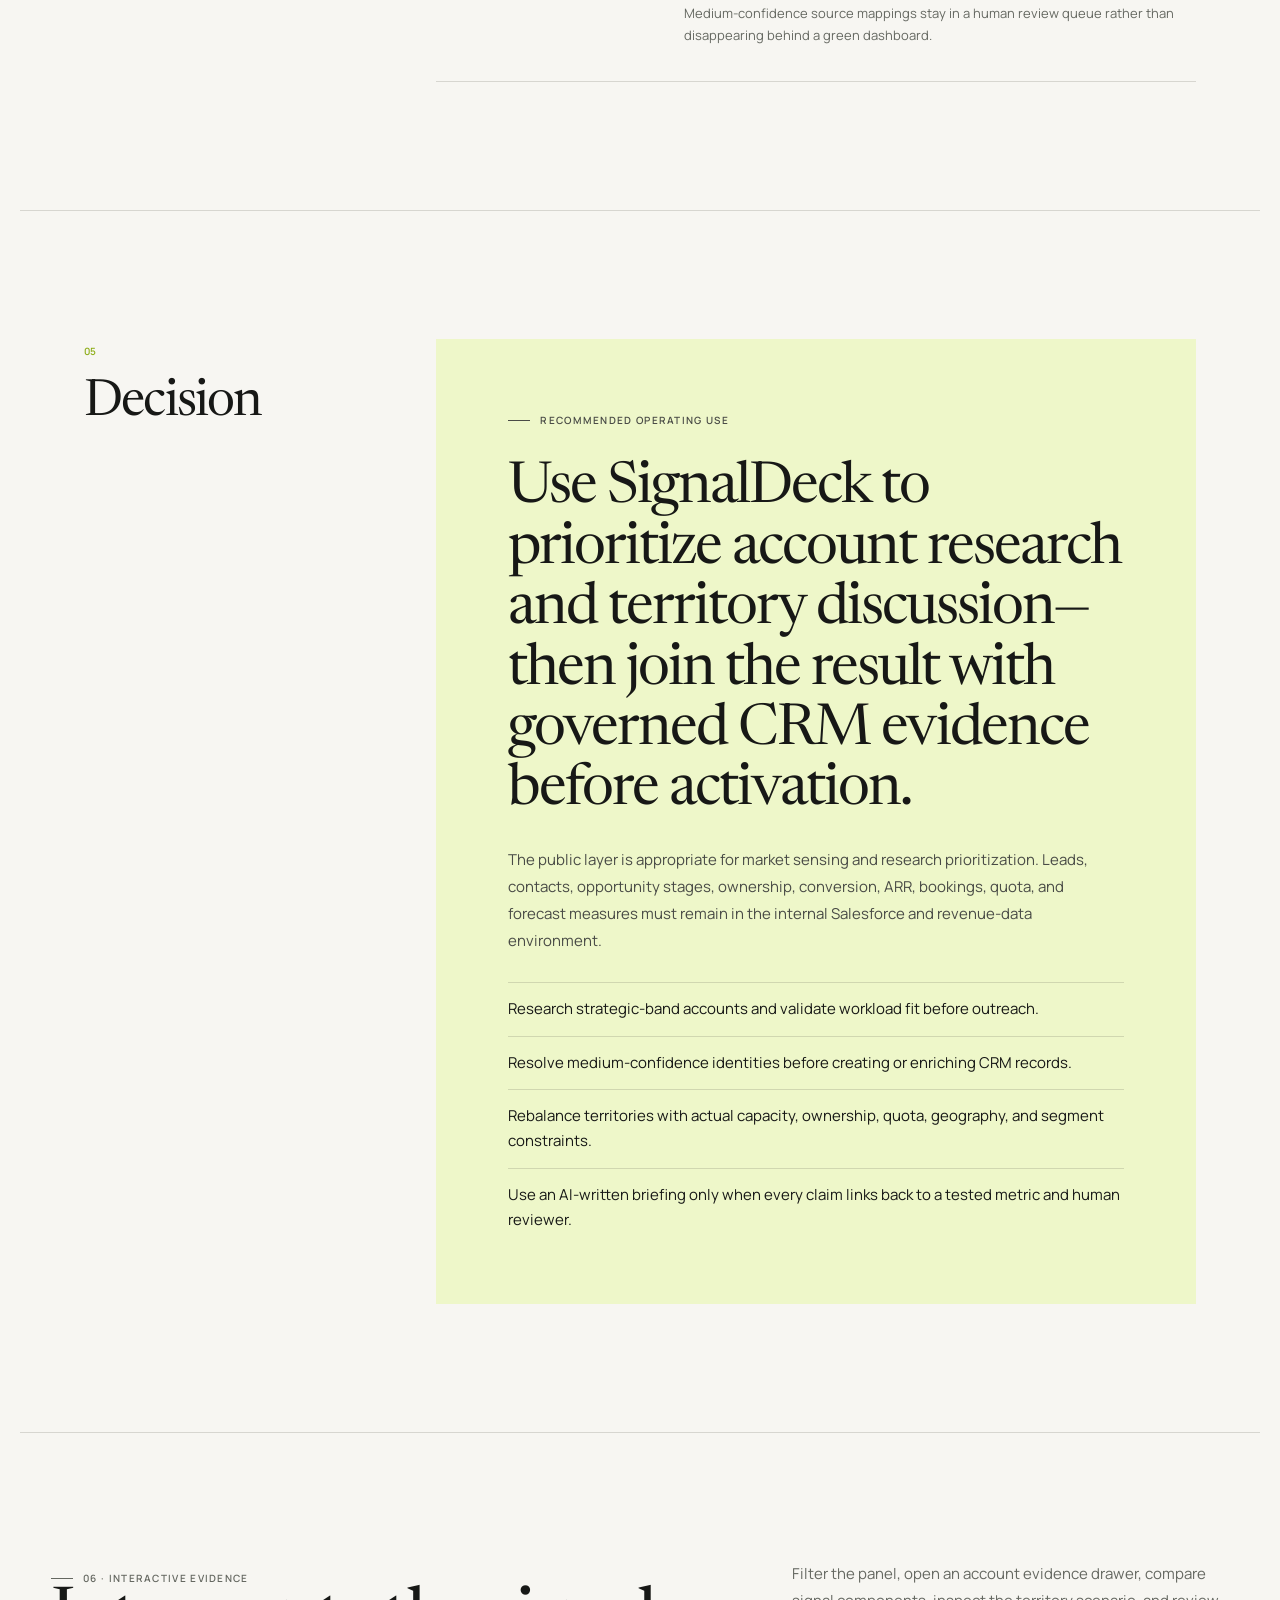
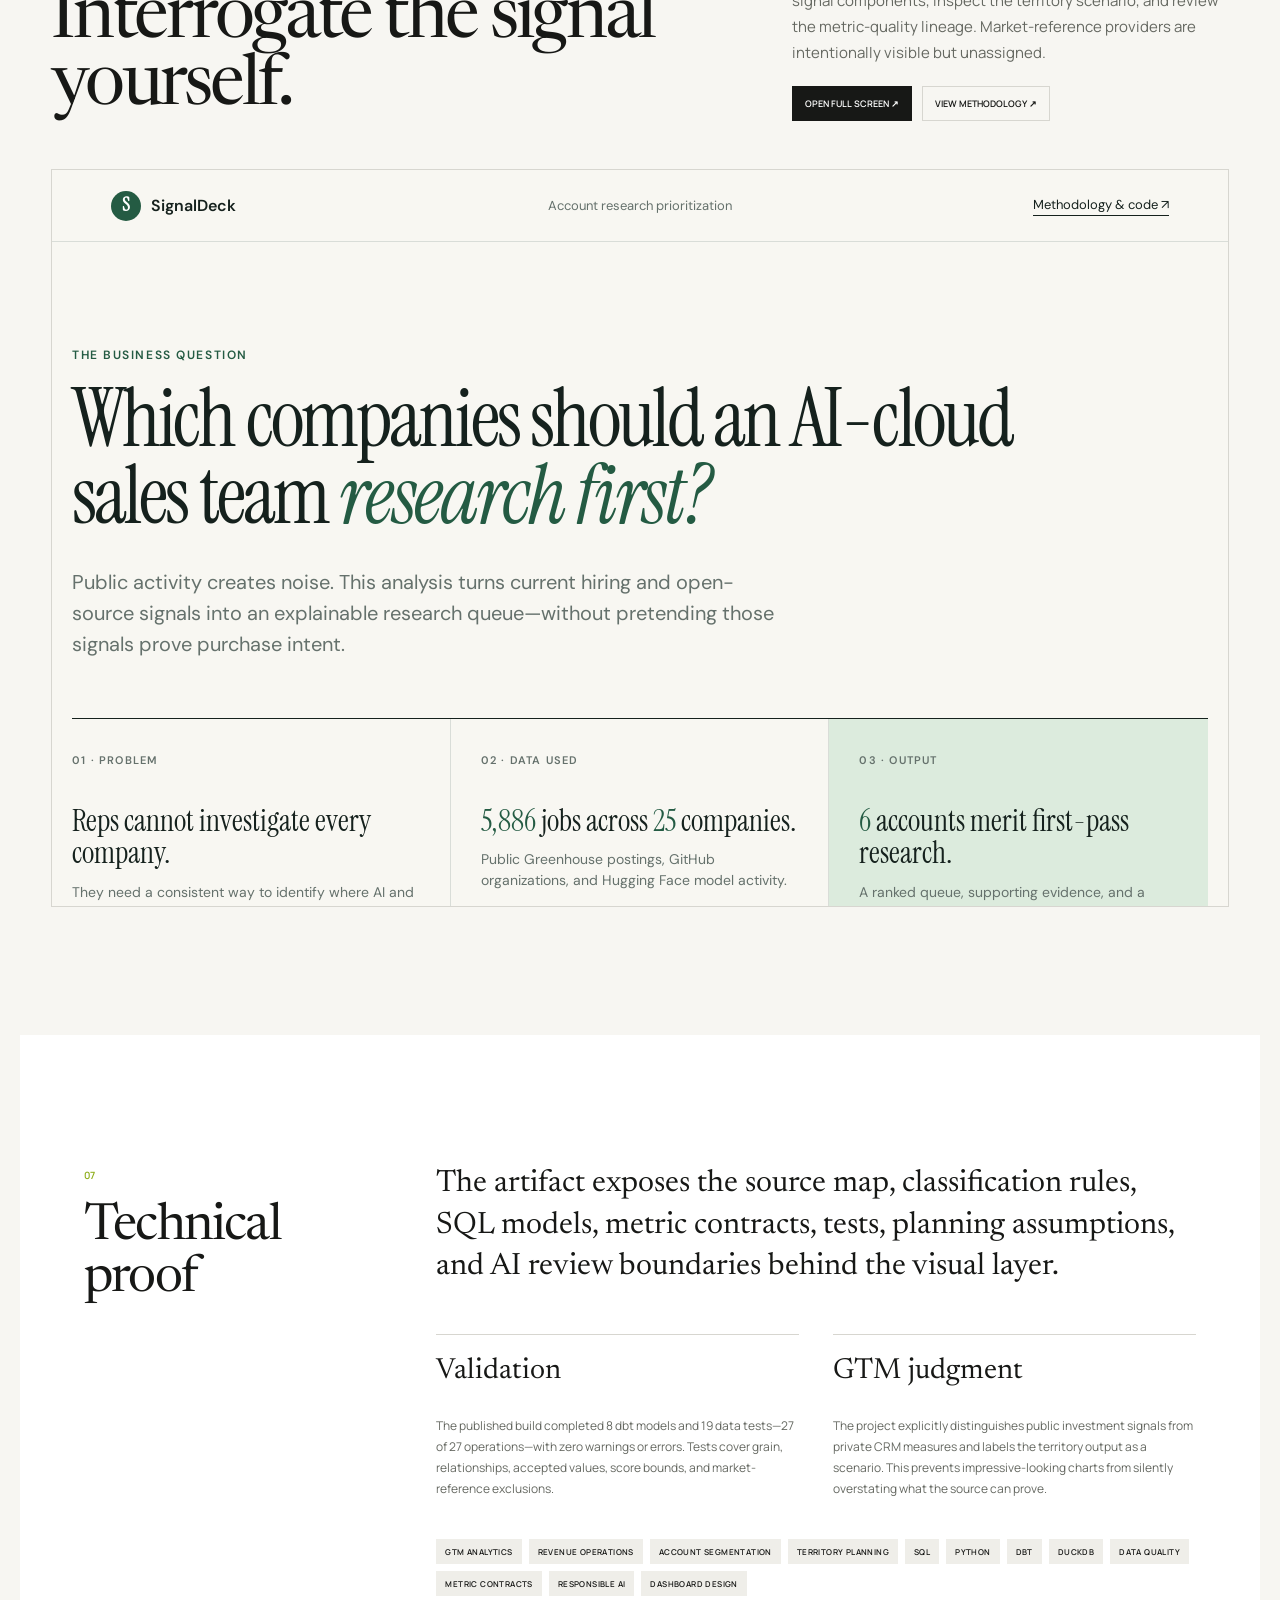
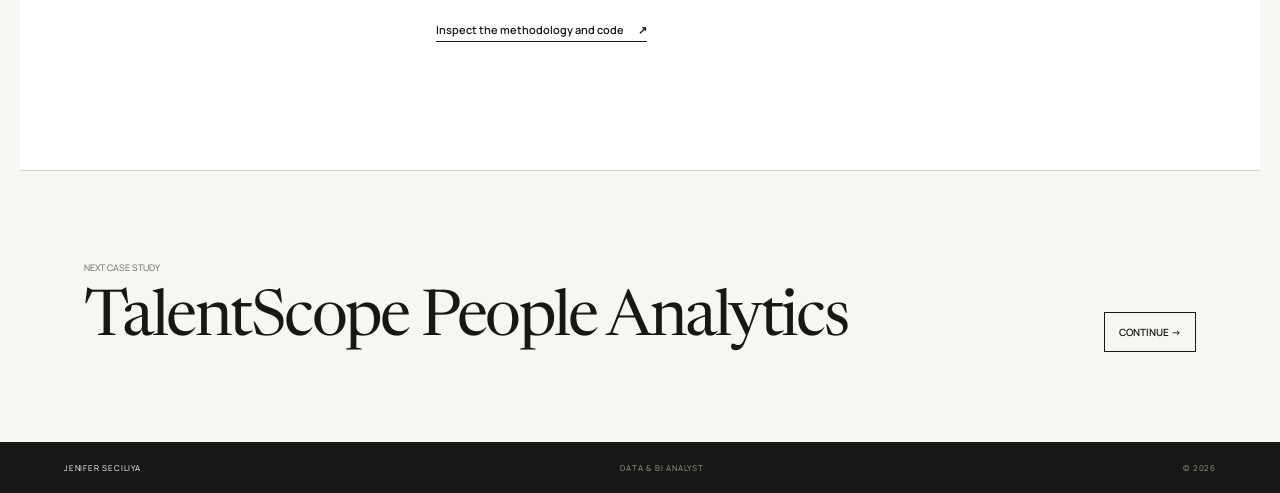
<file: case-studies/signaldeck/index.html>
<!doctype html>
<html lang="en">
  <head>
    <meta charset="UTF-8" />
    <meta name="viewport" content="width=device-width, initial-scale=1.0" />
    <meta name="description" content="SignalDeck case study: explainable account prioritization, territory planning, GTM metric governance, and AI-assisted decision support by Jenifer Seciliya." />
    <meta name="theme-color" content="#f7f6f2" />
    <meta property="og:title" content="SignalDeck — AI Cloud GTM Analytics Case Study" />
    <meta property="og:description" content="From 5,886 live job postings and public engineering signals to a tested GTM research queue and territory scenario." />
    <meta property="og:type" content="article" />
    <title>SignalDeck GTM Analytics Case Study — Jenifer Seciliya</title>
    <link rel="icon" href="data:image/svg+xml,%3Csvg xmlns='http://www.w3.org/2000/svg' viewBox='0 0 64 64'%3E%3Ccircle cx='32' cy='32' r='30' fill='%23171716'/%3E%3Ctext x='32' y='40' text-anchor='middle' font-family='serif' font-size='24' fill='white'%3EJS%3C/text%3E%3C/svg%3E" />
    <link rel="preconnect" href="https://fonts.googleapis.com" />
    <link rel="preconnect" href="https://fonts.gstatic.com" crossorigin />
    <link href="https://fonts.googleapis.com/css2?family=Manrope:wght@400;500;600&family=Newsreader:opsz,wght@6..72,400;6..72,500&display=swap" rel="stylesheet" />
    <link rel="stylesheet" href="../styles.css" />
  </head>
  <body class="signal">
    <a class="skip-link" href="#case-content">Skip to case study</a>
    <header class="case-header">
      <a class="back-link" href="../../#work"><span>←</span> Jenifer Seciliya</a>
      <nav aria-label="Case study navigation">
        <a href="#problem">Problem</a>
        <a href="#findings">Findings</a>
        <a class="header-dashboard" href="#dashboard">Dashboard ↓</a>
      </nav>
    </header>

    <main class="case-main" id="case-content">
      <section class="case-hero">
        <div class="hero-grid">
          <div>
            <p class="eyebrow">Case study 01 · GTM analytics</p>
            <h1>SignalDeck</h1>
            <p class="hero-summary">A public-signal GTM intelligence system that helps an AI-cloud sales organization decide which accounts merit research, how to balance territory capacity, and whether the metric underneath the dashboard can be trusted.</p>
          </div>
          <aside class="hero-decision">
            <span>The decision</span>
            <p>Where should GTM operators investigate first, how should they distribute account potential, and which records require review before any sales action?</p>
          </aside>
        </div>

        <div class="meta-strip" aria-label="Project summary">
          <div><span>Audience</span><strong>GTM leadership, RevOps, Sales Operations</strong></div>
          <div><span>Sources</span><strong>Greenhouse · GitHub · Hugging Face</strong></div>
          <div><span>Analytical grain</span><strong>One canonical account and one published posting</strong></div>
          <div><span>Stack</span><strong>SQL · Python · dbt · DuckDB · AI controls</strong></div>
        </div>
      </section>

      <nav class="case-nav" aria-label="On this page">
        <a href="#problem">01 Problem</a><a href="#data">02 Data</a><a href="#approach">03 Approach</a><a href="#findings">04 Findings</a><a href="#decision">05 Recommendation</a><a href="#dashboard">06 Explore</a><a href="#proof">07 Technical proof</a>
      </nav>

      <section class="chapter" id="problem">
        <div class="chapter-label"><span>01</span><h2>Problem</h2></div>
        <div class="chapter-body">
          <p class="lead">AI appears in thousands of company pages, job descriptions, and repositories. The GTM problem is deciding which signals deserve attention without converting public activity into imaginary pipeline.</p>
          <p>A useful system had to separate observable technical investment from private buying intent, exclude direct infrastructure providers from a prospect-planning scenario, make every score explainable, and expose identity or grain problems before leadership used the output.</p>
          <div class="question-grid">
            <article><span>Question 01</span><h3>Which accounts show multiple, current technical-investment signals?</h3></article>
            <article><span>Question 02</span><h3>Can four territories be balanced by potential rather than account count?</h3></article>
            <article><span>Question 03</span><h3>Is the dashboard showing a decision-ready metric or merely clean-looking noise?</h3></article>
          </div>
        </div>
      </section>

      <section class="chapter" id="data">
        <div class="chapter-label"><span>02</span><h2>Data</h2></div>
        <div class="chapter-body">
          <p class="lead">The first release monitors 25 real companies across AI-native builders, enterprise adopters, cloud software, and infrastructure market references.</p>
          <p>Public Greenhouse boards supply current openings. GitHub organizations provide public repository activity, and Hugging Face organizations provide public model activity where available. Full job descriptions are used temporarily for classification but are not republished.</p>
          <div class="evidence-grid">
            <article><strong>25</strong><span>Companies in the documented panel</span></article>
            <article><strong>5,886</strong><span>Published openings scanned in the snapshot</span></article>
            <article><strong>1,866</strong><span>Strict AI/ML or infrastructure-context matches</span></article>
          </div>
          <div class="boundary">
            <strong>Evidence boundary</strong>
            <p>Hiring and open-source activity indicate observable technical investment. They do not prove budget, purchase intent, sales qualification, pipeline, bookings, ARR, customer status, or vendor evaluation.</p>
          </div>
          <p class="source-note">Sources: public Greenhouse Job Board, GitHub organization, and Hugging Face Hub endpoints, observed August 1, 2026 UTC. The curated panel is not a complete market census.</p>
        </div>
      </section>

      <section class="chapter" id="approach">
        <div class="chapter-label"><span>03</span><h2>Approach</h2></div>
        <div class="chapter-body">
          <p class="lead">The system was designed like a governed RevOps product: define the account grain, resolve identities, classify evidence, build metric contracts, test reconciliation, then expose a planning scenario.</p>
          <div class="workflow">
            <article><span>01</span><h3>Collect</h3><p>Retrieve public job, repository, and model signals without redistributing full descriptions.</p></article>
            <article><span>02</span><h3>Resolve</h3><p>Map company identities across sources and preserve a confidence-based review queue.</p></article>
            <article><span>03</span><h3>Score</h3><p>Combine panel-relative hiring, open-source, and public-model evidence transparently.</p></article>
            <article><span>04</span><h3>Plan</h3><p>Exclude market references and distribute eligible accounts across anonymous territories.</p></article>
            <article><span>05</span><h3>Validate</h3><p>Test account grain, job grain, relationships, bounds, categories, and planning exclusions.</p></article>
          </div>
          <div class="method-note">
            <article><h3>Metric design</h3><p>The GTM priority score is 45% hiring, 30% public open-source, and 25% public-model signal. Component metrics use within-panel percentile ranks so raw company size does not automatically force every large company to the score ceiling.</p></article>
            <article><h3>Responsible AI</h3><p>Rules and tested marts calculate every number. AI may draft a weekly briefing or propose exception resolutions, but it cannot invent CRM measures, silently resolve an identity, or publish without human review.</p></article>
          </div>
        </div>
      </section>

      <section class="chapter" id="findings">
        <div class="chapter-label"><span>04</span><h2>Findings</h2></div>
        <div class="chapter-body">
          <p class="lead">The useful outcome is a defensible research queue and a visible set of operating tradeoffs—not a claim that public behavior predicts a sale.</p>
          <div class="findings">
            <article class="finding"><div class="finding-stat">31.7%</div><div><h3>A strict rule removed most general openings from the research signal.</h3><p>1,866 of 5,886 public openings qualified through an explicit AI/ML title or a technical title paired with concrete GPU, distributed-compute, training, serving, or ML-platform context.</p></div></article>
            <article class="finding"><div class="finding-stat">6</div><div><h3>Six eligible accounts reached the strategic research band.</h3><p>The threshold requires a score of at least 50 and evidence from two or more source families. Infrastructure providers remain visible as market references but are excluded from territory assignments.</p></div></article>
            <article class="finding"><div class="finding-stat">24.8%</div><div><h3>Equal account counts did not produce equal territory potential.</h3><p>The transparent four-territory baseline still has a 24.8% max-to-min weighted-potential spread, showing why capacity reviews need more than a count of logos.</p></div></article>
            <article class="finding"><div class="finding-stat">27/27</div><div><h3>Metric checks passed while three identities remained visibly unresolved.</h3><p>Account and posting grains reconcile with no missing titles or source URLs. Medium-confidence source mappings stay in a human review queue rather than disappearing behind a green dashboard.</p></div></article>
          </div>
        </div>
      </section>

      <section class="chapter" id="decision">
        <div class="chapter-label"><span>05</span><h2>Decision</h2></div>
        <div class="chapter-body">
          <div class="recommendation">
            <p class="eyebrow">Recommended operating use</p>
            <h3>Use SignalDeck to prioritize account research and territory discussion—then join the result with governed CRM evidence before activation.</h3>
            <p>The public layer is appropriate for market sensing and research prioritization. Leads, contacts, opportunity stages, ownership, conversion, ARR, bookings, quota, and forecast measures must remain in the internal Salesforce and revenue-data environment.</p>
            <ul>
              <li>Research strategic-band accounts and validate workload fit before outreach.</li>
              <li>Resolve medium-confidence identities before creating or enriching CRM records.</li>
              <li>Rebalance territories with actual capacity, ownership, quota, geography, and segment constraints.</li>
              <li>Use an AI-written briefing only when every claim links back to a tested metric and human reviewer.</li>
            </ul>
          </div>
        </div>
      </section>

      <section class="dashboard-chapter" id="dashboard">
        <div class="dashboard-intro">
          <div><p class="eyebrow">06 · Interactive evidence</p><h2>Interrogate the signal yourself.</h2></div>
          <div><p>Filter the panel, open an account evidence drawer, compare signal components, inspect the territory scenario, and review the metric-quality lineage. Market-reference providers are intentionally visible but unassigned.</p><div class="dashboard-actions"><a href="../../demos/signaldeck/" target="_blank" rel="noopener">Open full screen ↗</a><a href="https://github.com/jeniferseciliya/ai-cloud-gtm-intelligence" target="_blank" rel="noopener">View methodology ↗</a></div></div>
        </div>
        <div class="dashboard-frame"><iframe src="../../demos/signaldeck/" title="Interactive SignalDeck AI-cloud GTM intelligence dashboard" loading="lazy"></iframe></div>
      </section>

      <section class="chapter technical" id="proof">
        <div class="chapter-label"><span>07</span><h2>Technical proof</h2></div>
        <div class="chapter-body">
          <p class="lead">The artifact exposes the source map, classification rules, SQL models, metric contracts, tests, planning assumptions, and AI review boundaries behind the visual layer.</p>
          <div class="technical-grid">
            <article><h3>Validation</h3><p>The published build completed 8 dbt models and 19 data tests—27 of 27 operations—with zero warnings or errors. Tests cover grain, relationships, accepted values, score bounds, and market-reference exclusions.</p></article>
            <article><h3>GTM judgment</h3><p>The project explicitly distinguishes public investment signals from private CRM measures and labels the territory output as a scenario. This prevents impressive-looking charts from silently overstating what the source can prove.</p></article>
          </div>
          <div class="skill-list"><span>GTM analytics</span><span>Revenue operations</span><span>Account segmentation</span><span>Territory planning</span><span>SQL</span><span>Python</span><span>dbt</span><span>DuckDB</span><span>Data quality</span><span>Metric contracts</span><span>Responsible AI</span><span>Dashboard design</span></div>
          <a class="proof-link" href="https://github.com/jeniferseciliya/ai-cloud-gtm-intelligence" target="_blank" rel="noopener">Inspect the methodology and code <span>↗</span></a>
        </div>
      </section>

      <section class="next-project"><div><span>Next case study</span><h2>TalentScope People Analytics</h2></div><a href="../talentscope/">Continue →</a></section>
    </main>

    <footer class="case-footer"><a href="../../">Jenifer Seciliya</a><span>Data &amp; BI Analyst</span><span>© 2026</span></footer>
  </body>
</html>
</file>
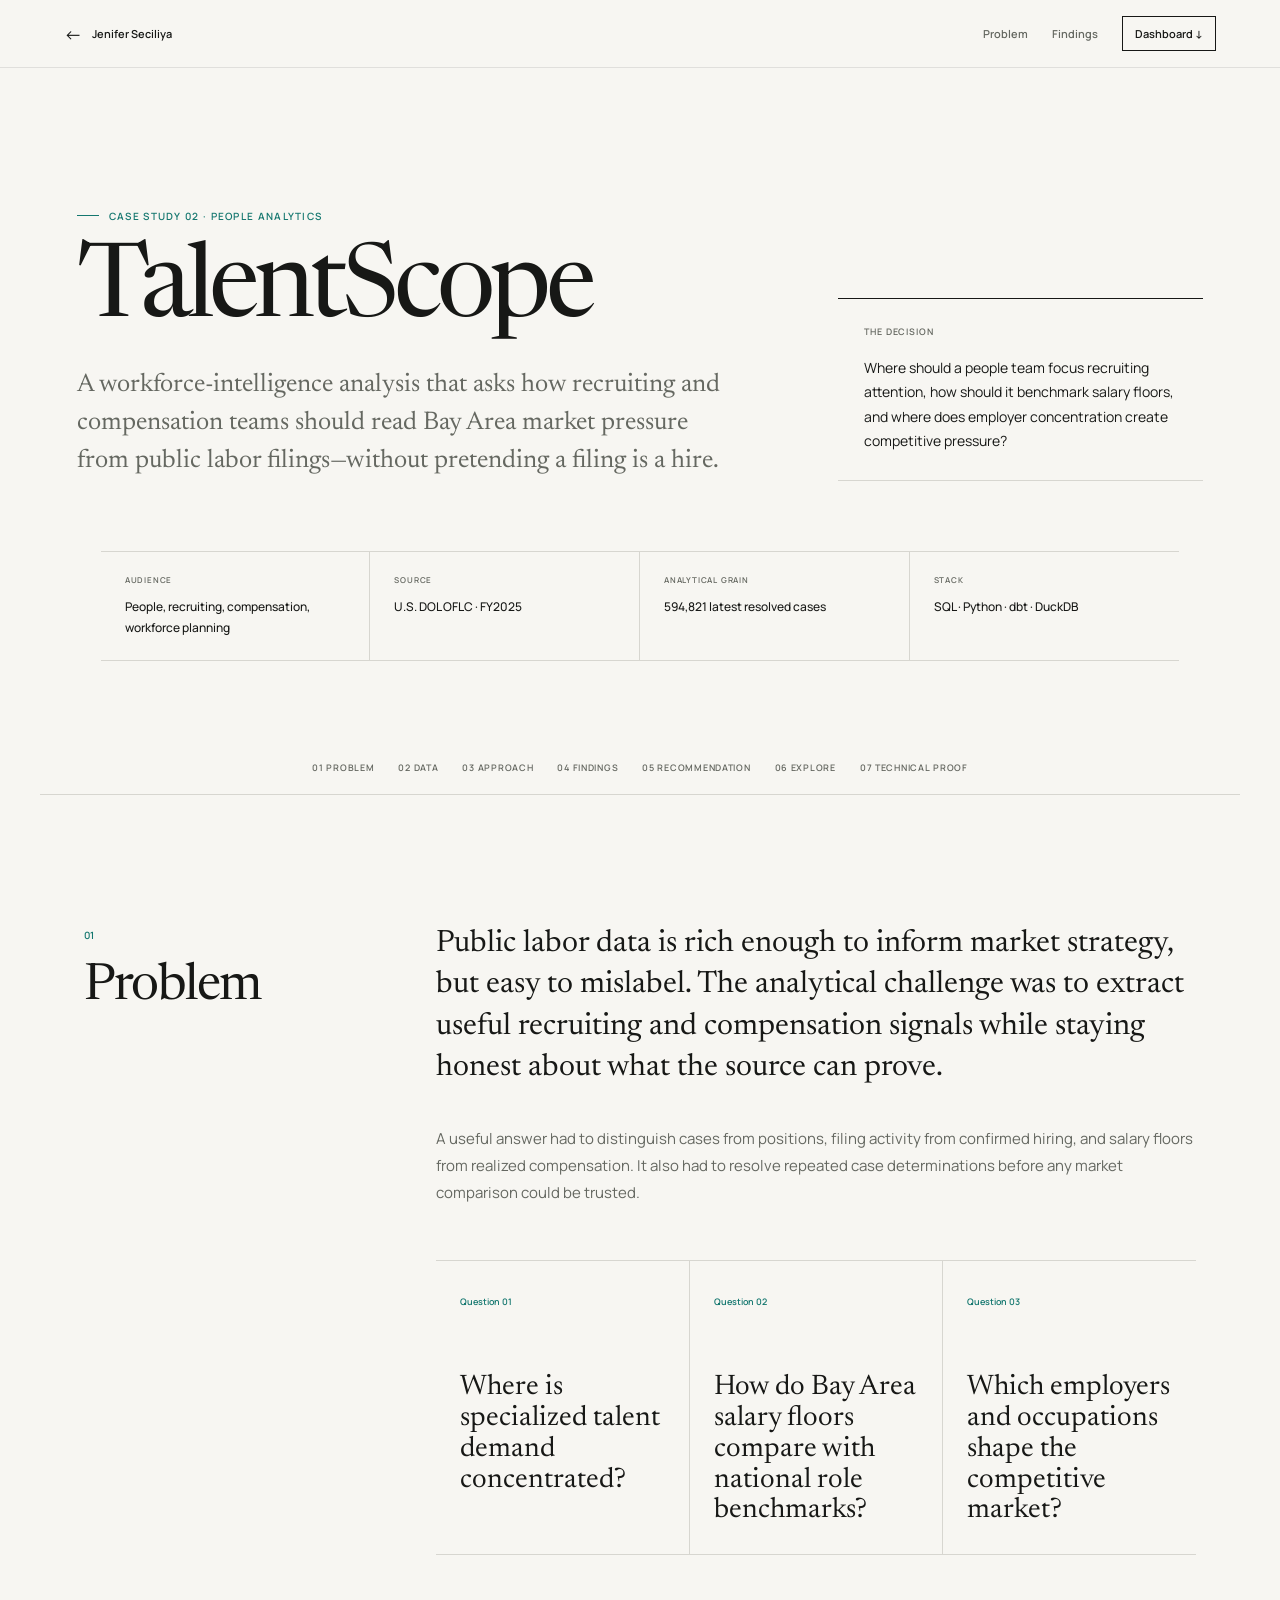
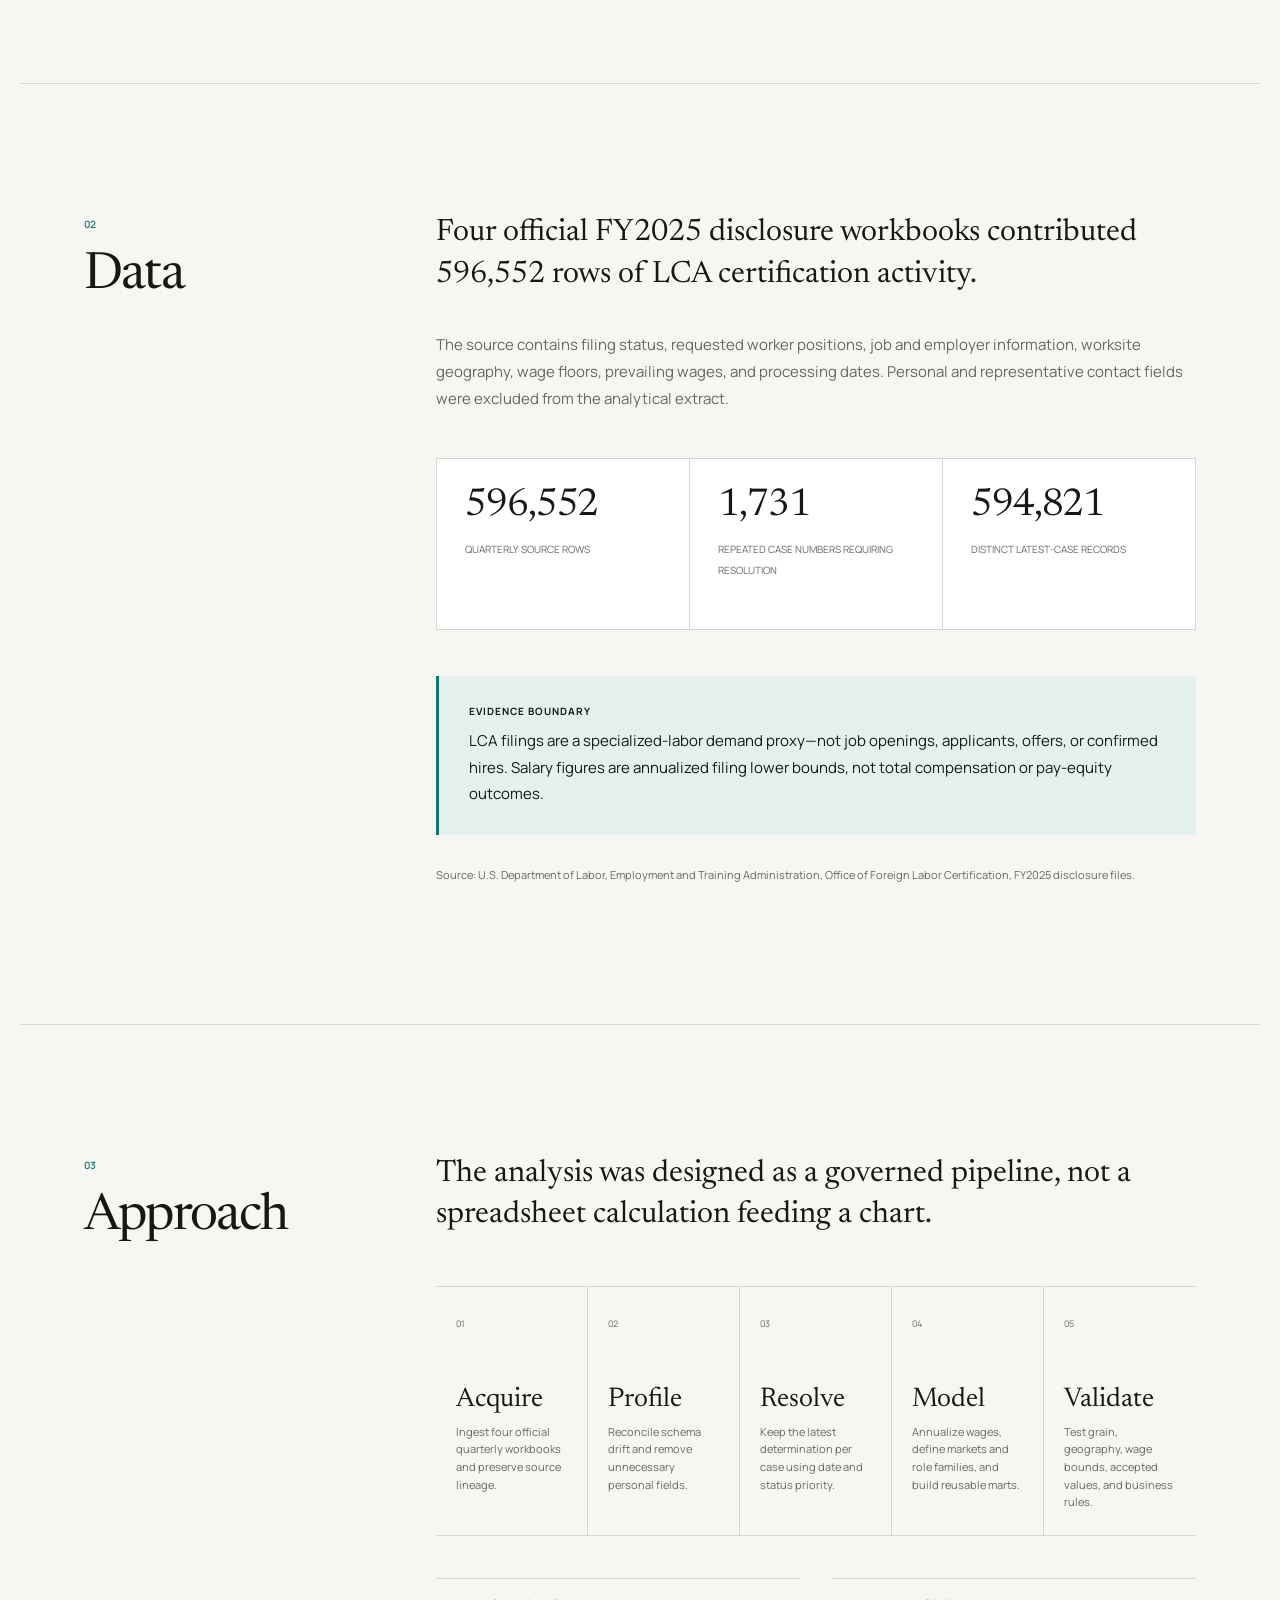
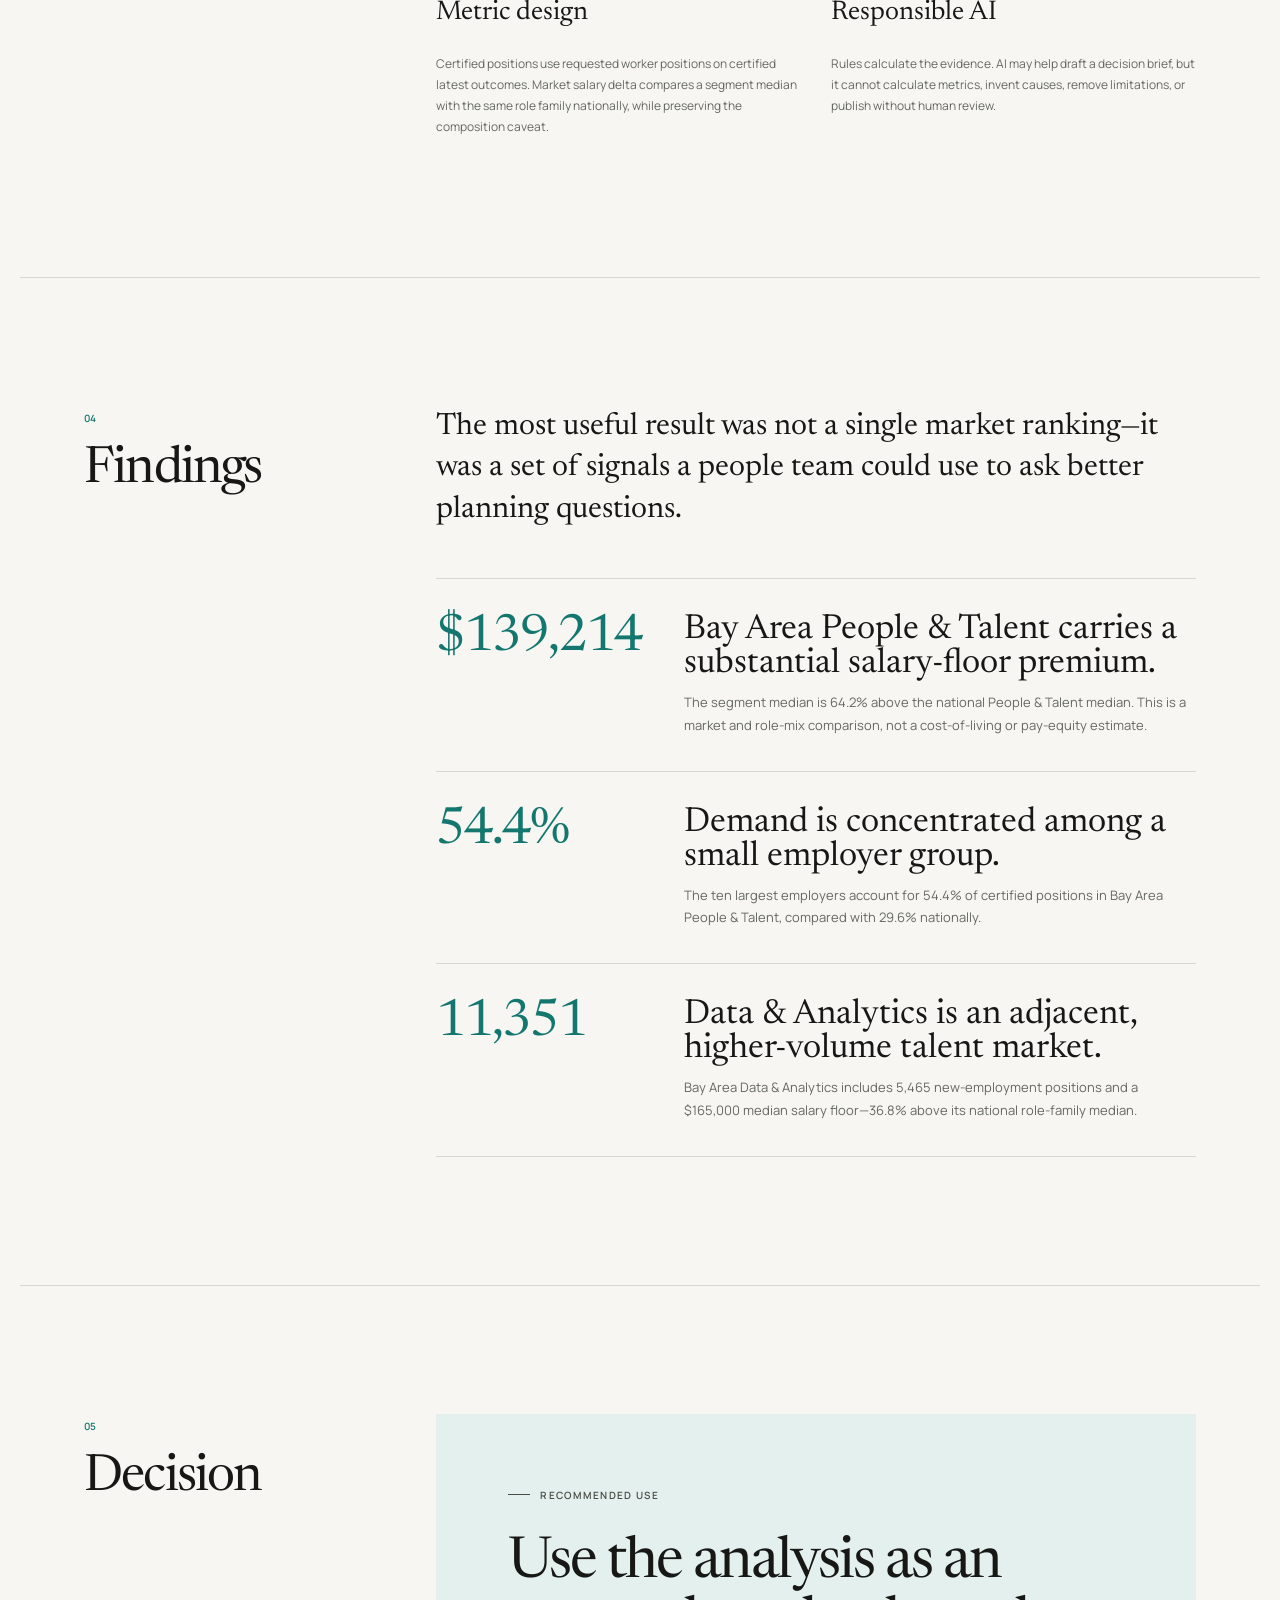
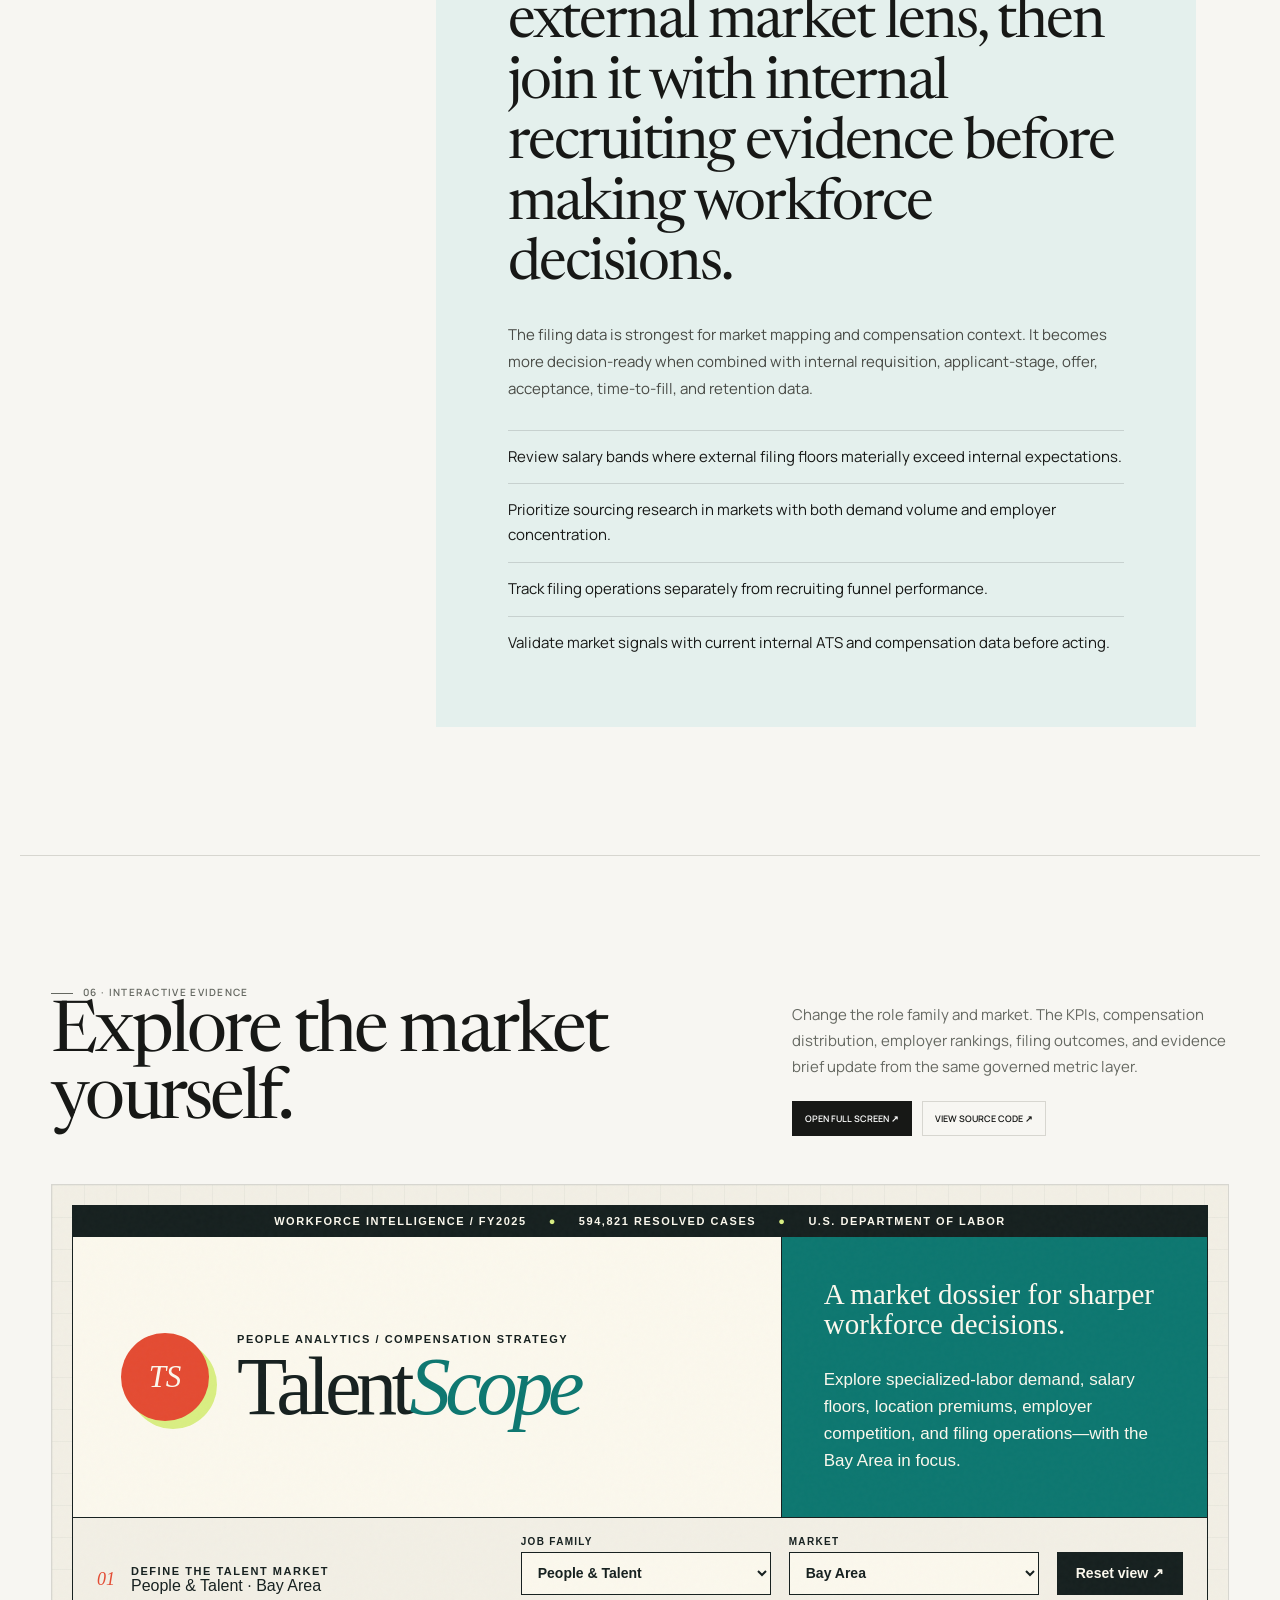
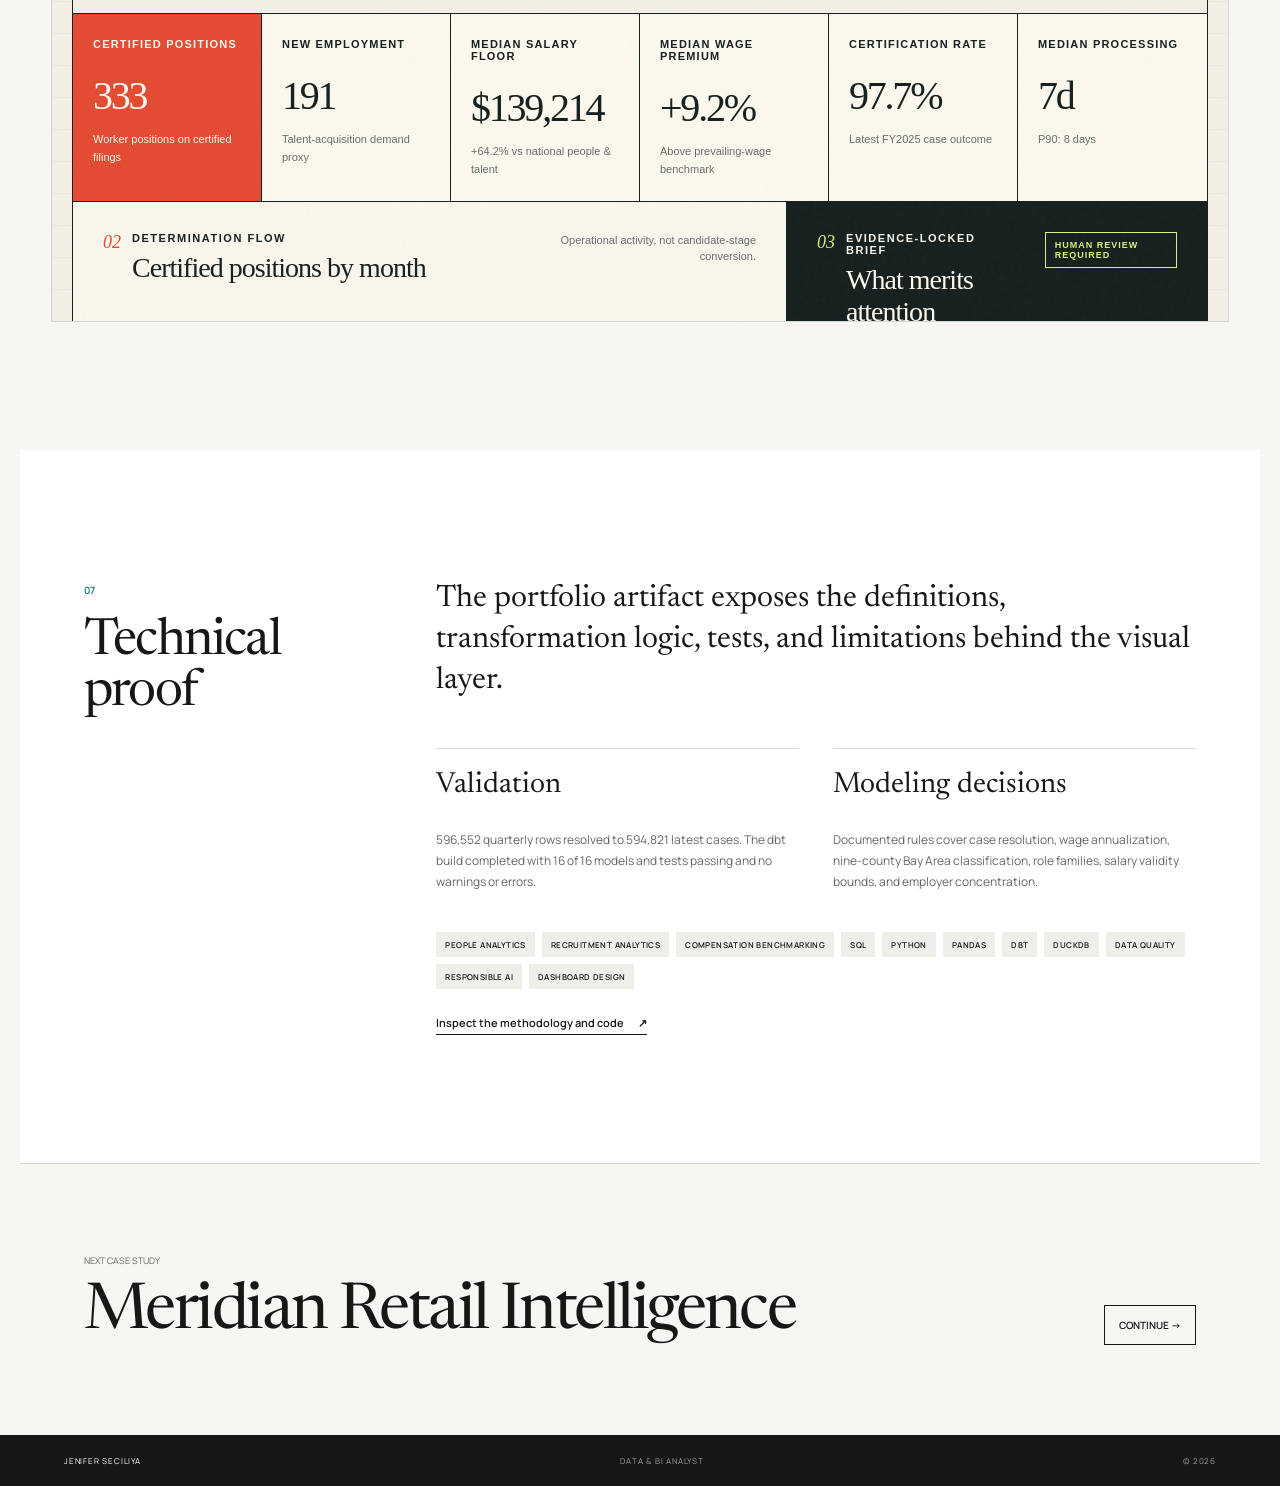
<file: case-studies/talentscope/index.html>
<!doctype html>
<html lang="en">
  <head>
    <meta charset="UTF-8" />
    <meta name="viewport" content="width=device-width, initial-scale=1.0" />
    <meta name="description" content="TalentScope case study: people analytics, compensation benchmarking, data modeling, and evidence-aware workforce intelligence by Jenifer Seciliya." />
    <meta name="theme-color" content="#f7f6f2" />
    <meta property="og:title" content="TalentScope — People Analytics Case Study" />
    <meta property="og:description" content="From 596,552 DOL records to an evidence-aware view of Bay Area talent demand and compensation." />
    <meta property="og:type" content="article" />
    <title>TalentScope Case Study — Jenifer Seciliya</title>
    <link rel="icon" href="data:image/svg+xml,%3Csvg xmlns='http://www.w3.org/2000/svg' viewBox='0 0 64 64'%3E%3Ccircle cx='32' cy='32' r='30' fill='%23171716'/%3E%3Ctext x='32' y='40' text-anchor='middle' font-family='serif' font-size='24' fill='white'%3EJS%3C/text%3E%3C/svg%3E" />
    <link rel="preconnect" href="https://fonts.googleapis.com" />
    <link rel="preconnect" href="https://fonts.gstatic.com" crossorigin />
    <link href="https://fonts.googleapis.com/css2?family=Manrope:wght@400;500;600&family=Newsreader:opsz,wght@6..72,400;6..72,500&display=swap" rel="stylesheet" />
    <link rel="stylesheet" href="../styles.css" />
  </head>
  <body class="talent">
    <a class="skip-link" href="#case-content">Skip to case study</a>
    <header class="case-header">
      <a class="back-link" href="../../#work"><span>←</span> Jenifer Seciliya</a>
      <nav aria-label="Case study navigation">
        <a href="#problem">Problem</a>
        <a href="#findings">Findings</a>
        <a class="header-dashboard" href="#dashboard">Dashboard ↓</a>
      </nav>
    </header>

    <main class="case-main" id="case-content">
      <section class="case-hero">
        <div class="hero-grid">
          <div>
            <p class="eyebrow">Case study 02 · People analytics</p>
            <h1>TalentScope</h1>
            <p class="hero-summary">A workforce-intelligence analysis that asks how recruiting and compensation teams should read Bay Area market pressure from public labor filings—without pretending a filing is a hire.</p>
          </div>
          <aside class="hero-decision">
            <span>The decision</span>
            <p>Where should a people team focus recruiting attention, how should it benchmark salary floors, and where does employer concentration create competitive pressure?</p>
          </aside>
        </div>

        <div class="meta-strip" aria-label="Project summary">
          <div><span>Audience</span><strong>People, recruiting, compensation, workforce planning</strong></div>
          <div><span>Source</span><strong>U.S. DOL OFLC · FY2025</strong></div>
          <div><span>Analytical grain</span><strong>594,821 latest resolved cases</strong></div>
          <div><span>Stack</span><strong>SQL · Python · dbt · DuckDB</strong></div>
        </div>
      </section>

      <nav class="case-nav" aria-label="On this page">
        <a href="#problem">01 Problem</a><a href="#data">02 Data</a><a href="#approach">03 Approach</a><a href="#findings">04 Findings</a><a href="#decision">05 Recommendation</a><a href="#dashboard">06 Explore</a><a href="#proof">07 Technical proof</a>
      </nav>

      <section class="chapter" id="problem">
        <div class="chapter-label"><span>01</span><h2>Problem</h2></div>
        <div class="chapter-body">
          <p class="lead">Public labor data is rich enough to inform market strategy, but easy to mislabel. The analytical challenge was to extract useful recruiting and compensation signals while staying honest about what the source can prove.</p>
          <p>A useful answer had to distinguish cases from positions, filing activity from confirmed hiring, and salary floors from realized compensation. It also had to resolve repeated case determinations before any market comparison could be trusted.</p>
          <div class="question-grid">
            <article><span>Question 01</span><h3>Where is specialized talent demand concentrated?</h3></article>
            <article><span>Question 02</span><h3>How do Bay Area salary floors compare with national role benchmarks?</h3></article>
            <article><span>Question 03</span><h3>Which employers and occupations shape the competitive market?</h3></article>
          </div>
        </div>
      </section>

      <section class="chapter" id="data">
        <div class="chapter-label"><span>02</span><h2>Data</h2></div>
        <div class="chapter-body">
          <p class="lead">Four official FY2025 disclosure workbooks contributed 596,552 rows of LCA certification activity.</p>
          <p>The source contains filing status, requested worker positions, job and employer information, worksite geography, wage floors, prevailing wages, and processing dates. Personal and representative contact fields were excluded from the analytical extract.</p>
          <div class="evidence-grid">
            <article><strong>596,552</strong><span>Quarterly source rows</span></article>
            <article><strong>1,731</strong><span>Repeated case numbers requiring resolution</span></article>
            <article><strong>594,821</strong><span>Distinct latest-case records</span></article>
          </div>
          <div class="boundary">
            <strong>Evidence boundary</strong>
            <p>LCA filings are a specialized-labor demand proxy—not job openings, applicants, offers, or confirmed hires. Salary figures are annualized filing lower bounds, not total compensation or pay-equity outcomes.</p>
          </div>
          <p class="source-note">Source: U.S. Department of Labor, Employment and Training Administration, Office of Foreign Labor Certification, FY2025 disclosure files.</p>
        </div>
      </section>

      <section class="chapter" id="approach">
        <div class="chapter-label"><span>03</span><h2>Approach</h2></div>
        <div class="chapter-body">
          <p class="lead">The analysis was designed as a governed pipeline, not a spreadsheet calculation feeding a chart.</p>
          <div class="workflow">
            <article><span>01</span><h3>Acquire</h3><p>Ingest four official quarterly workbooks and preserve source lineage.</p></article>
            <article><span>02</span><h3>Profile</h3><p>Reconcile schema drift and remove unnecessary personal fields.</p></article>
            <article><span>03</span><h3>Resolve</h3><p>Keep the latest determination per case using date and status priority.</p></article>
            <article><span>04</span><h3>Model</h3><p>Annualize wages, define markets and role families, and build reusable marts.</p></article>
            <article><span>05</span><h3>Validate</h3><p>Test grain, geography, wage bounds, accepted values, and business rules.</p></article>
          </div>
          <div class="method-note">
            <article><h3>Metric design</h3><p>Certified positions use requested worker positions on certified latest outcomes. Market salary delta compares a segment median with the same role family nationally, while preserving the composition caveat.</p></article>
            <article><h3>Responsible AI</h3><p>Rules calculate the evidence. AI may help draft a decision brief, but it cannot calculate metrics, invent causes, remove limitations, or publish without human review.</p></article>
          </div>
        </div>
      </section>

      <section class="chapter" id="findings">
        <div class="chapter-label"><span>04</span><h2>Findings</h2></div>
        <div class="chapter-body">
          <p class="lead">The most useful result was not a single market ranking—it was a set of signals a people team could use to ask better planning questions.</p>
          <div class="findings">
            <article class="finding"><div class="finding-stat">$139,214</div><div><h3>Bay Area People &amp; Talent carries a substantial salary-floor premium.</h3><p>The segment median is 64.2% above the national People &amp; Talent median. This is a market and role-mix comparison, not a cost-of-living or pay-equity estimate.</p></div></article>
            <article class="finding"><div class="finding-stat">54.4%</div><div><h3>Demand is concentrated among a small employer group.</h3><p>The ten largest employers account for 54.4% of certified positions in Bay Area People &amp; Talent, compared with 29.6% nationally.</p></div></article>
            <article class="finding"><div class="finding-stat">11,351</div><div><h3>Data &amp; Analytics is an adjacent, higher-volume talent market.</h3><p>Bay Area Data &amp; Analytics includes 5,465 new-employment positions and a $165,000 median salary floor—36.8% above its national role-family median.</p></div></article>
          </div>
        </div>
      </section>

      <section class="chapter" id="decision">
        <div class="chapter-label"><span>05</span><h2>Decision</h2></div>
        <div class="chapter-body">
          <div class="recommendation">
            <p class="eyebrow">Recommended use</p>
            <h3>Use the analysis as an external market lens, then join it with internal recruiting evidence before making workforce decisions.</h3>
            <p>The filing data is strongest for market mapping and compensation context. It becomes more decision-ready when combined with internal requisition, applicant-stage, offer, acceptance, time-to-fill, and retention data.</p>
            <ul>
              <li>Review salary bands where external filing floors materially exceed internal expectations.</li>
              <li>Prioritize sourcing research in markets with both demand volume and employer concentration.</li>
              <li>Track filing operations separately from recruiting funnel performance.</li>
              <li>Validate market signals with current internal ATS and compensation data before acting.</li>
            </ul>
          </div>
        </div>
      </section>

      <section class="dashboard-chapter" id="dashboard">
        <div class="dashboard-intro">
          <div><p class="eyebrow">06 · Interactive evidence</p><h2>Explore the market yourself.</h2></div>
          <div><p>Change the role family and market. The KPIs, compensation distribution, employer rankings, filing outcomes, and evidence brief update from the same governed metric layer.</p><div class="dashboard-actions"><a href="../../demos/talentscope/" target="_blank" rel="noopener">Open full screen ↗</a><a href="https://github.com/jeniferseciliya/people-analytics-compensation-intelligence" target="_blank" rel="noopener">View source code ↗</a></div></div>
        </div>
        <div class="dashboard-frame"><iframe src="../../demos/talentscope/" title="Interactive TalentScope people analytics dashboard" loading="lazy"></iframe></div>
      </section>

      <section class="chapter technical" id="proof">
        <div class="chapter-label"><span>07</span><h2>Technical proof</h2></div>
        <div class="chapter-body">
          <p class="lead">The portfolio artifact exposes the definitions, transformation logic, tests, and limitations behind the visual layer.</p>
          <div class="technical-grid">
            <article><h3>Validation</h3><p>596,552 quarterly rows resolved to 594,821 latest cases. The dbt build completed with 16 of 16 models and tests passing and no warnings or errors.</p></article>
            <article><h3>Modeling decisions</h3><p>Documented rules cover case resolution, wage annualization, nine-county Bay Area classification, role families, salary validity bounds, and employer concentration.</p></article>
          </div>
          <div class="skill-list"><span>People analytics</span><span>Recruitment analytics</span><span>Compensation benchmarking</span><span>SQL</span><span>Python</span><span>pandas</span><span>dbt</span><span>DuckDB</span><span>Data quality</span><span>Responsible AI</span><span>Dashboard design</span></div>
          <a class="proof-link" href="https://github.com/jeniferseciliya/people-analytics-compensation-intelligence" target="_blank" rel="noopener">Inspect the methodology and code <span>↗</span></a>
        </div>
      </section>

      <section class="next-project"><div><span>Next case study</span><h2>Meridian Retail Intelligence</h2></div><a href="../meridian/">Continue →</a></section>
    </main>

    <footer class="case-footer"><a href="../../">Jenifer Seciliya</a><span>Data &amp; BI Analyst</span><span>© 2026</span></footer>
  </body>
</html>
</file>
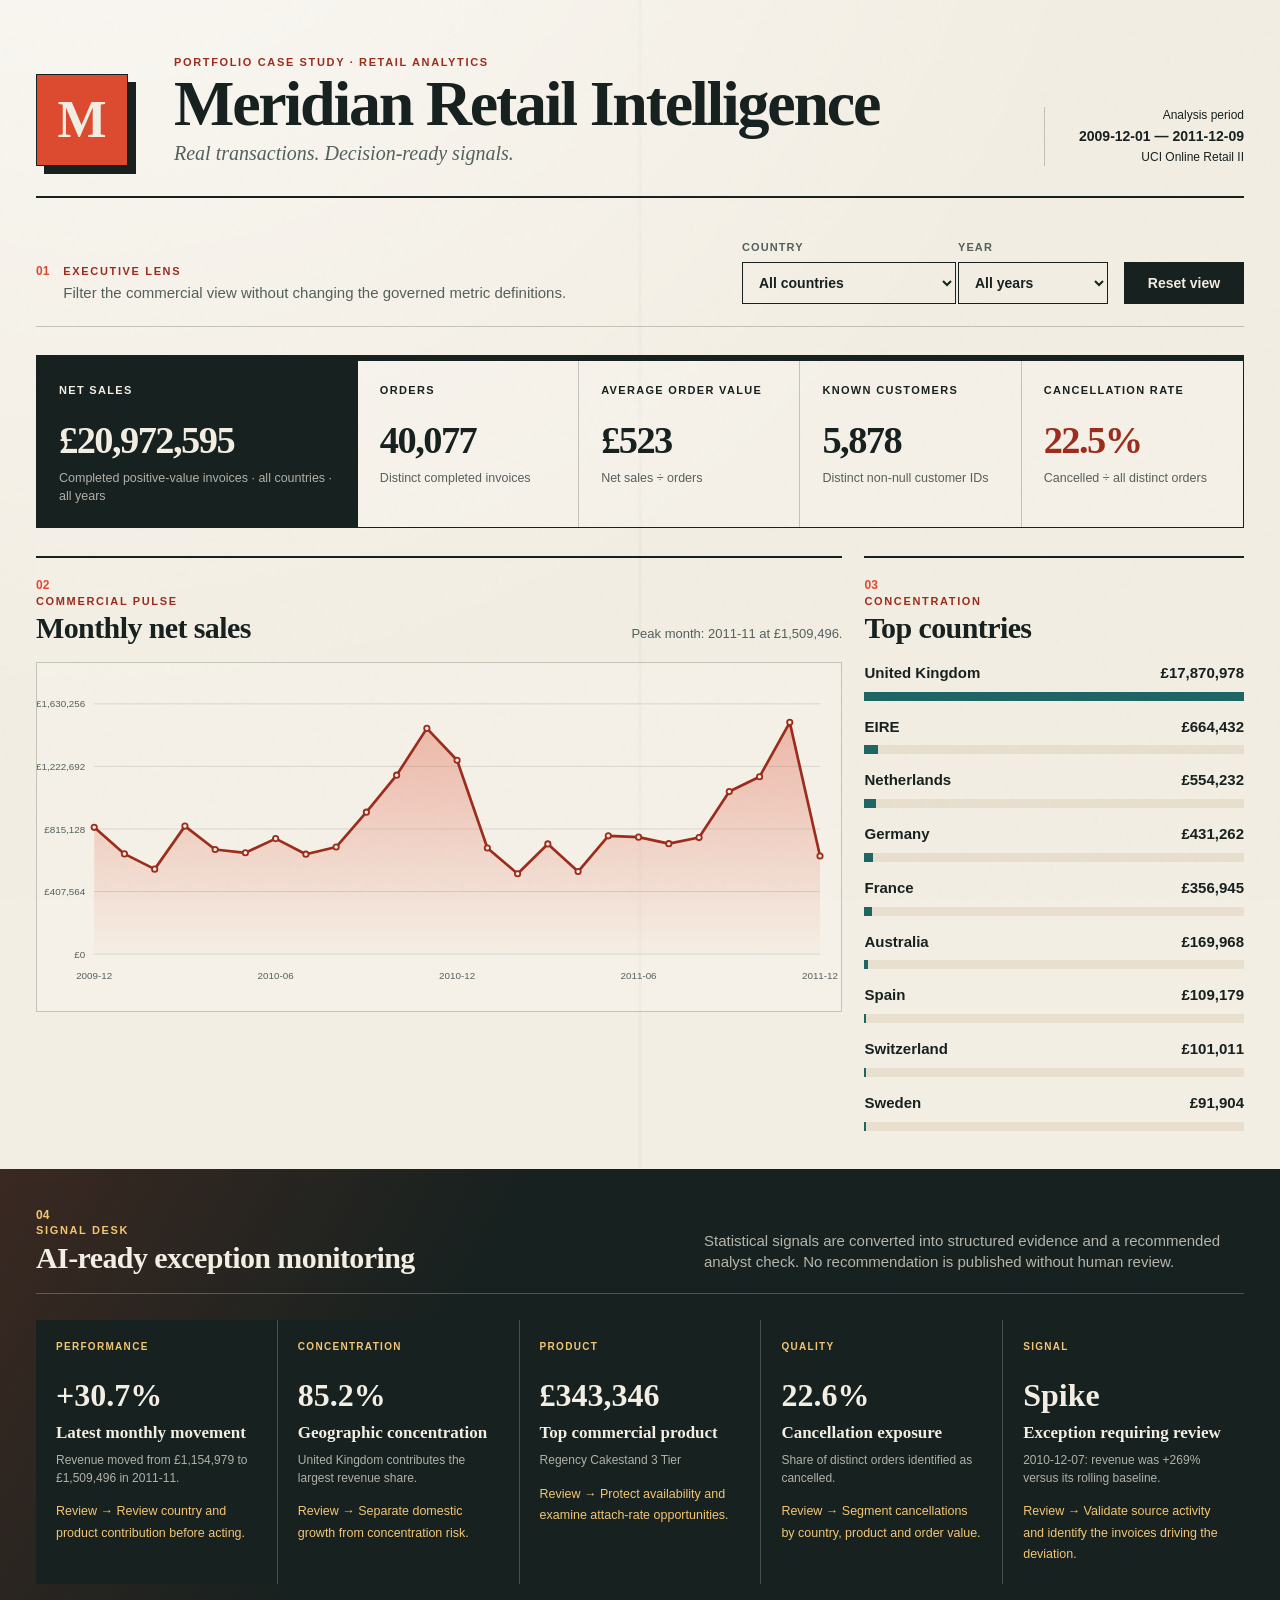
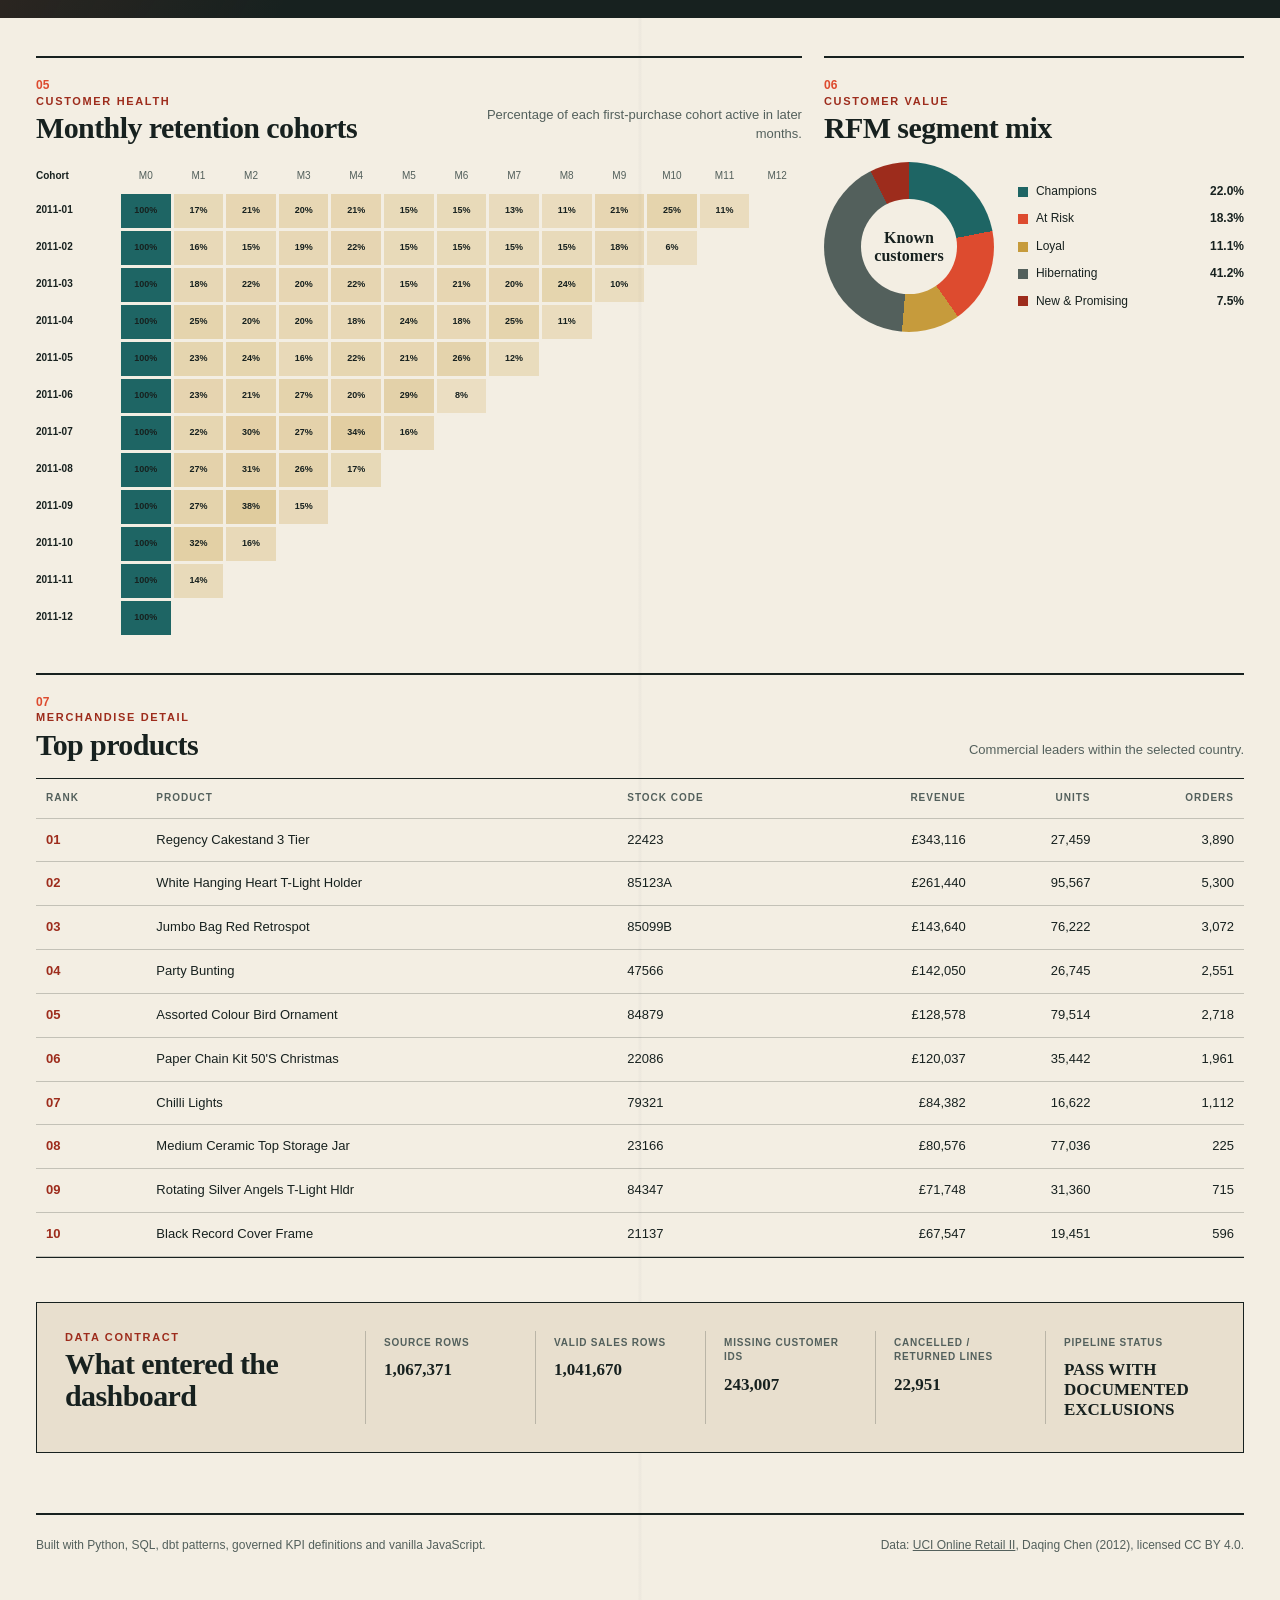
<file: demos/meridian/index.html>
<!doctype html>
<html lang="en">
  <head>
    <meta charset="utf-8" />
    <meta name="viewport" content="width=device-width, initial-scale=1" />
    <meta
      name="description"
      content="A portfolio retail analytics dashboard built from the real UCI Online Retail II dataset."
    />
    <link
      rel="icon"
      href="data:image/svg+xml,%3Csvg xmlns='http://www.w3.org/2000/svg' viewBox='0 0 64 64'%3E%3Crect width='64' height='64' rx='10' fill='%231d1d1b'/%3E%3Cpath d='M16 44V20h16c9 0 16 4 16 12s-7 12-16 12H16zm9-7h7c4 0 7-2 7-5s-3-5-7-5h-7v10z' fill='%23f3efe5'/%3E%3C/svg%3E"
    />
    <title>Meridian Retail Intelligence</title>
    <link rel="stylesheet" href="styles.css" />
  </head>
  <body>
    <div class="grain" aria-hidden="true"></div>
    <header class="masthead">
      <div class="masthead__mark" aria-hidden="true">M</div>
      <div>
        <p class="eyebrow">Portfolio case study · retail analytics</p>
        <h1>Meridian Retail Intelligence</h1>
        <p class="deck">
          Real transactions. Decision-ready signals.
        </p>
      </div>
      <div class="edition">
        <span>Analysis period</span>
        <strong id="analysis-period">Loading…</strong>
        <span>UCI Online Retail II</span>
      </div>
    </header>

    <main>
      <section class="control-strip" aria-label="Dashboard filters">
        <div class="control-strip__intro">
          <span class="section-number">01</span>
          <div>
            <p class="eyebrow">Executive lens</p>
            <p>Filter the commercial view without changing the governed metric definitions.</p>
          </div>
        </div>
        <label>
          <span>Country</span>
          <select id="country-filter">
            <option value="All">All countries</option>
          </select>
        </label>
        <label>
          <span>Year</span>
          <select id="year-filter">
            <option value="All">All years</option>
            <option value="2009">2009</option>
            <option value="2010">2010</option>
            <option value="2011">2011</option>
          </select>
        </label>
        <button id="reset-filters" type="button">Reset view</button>
      </section>

      <section class="kpi-grid" aria-label="Key performance indicators">
        <article class="kpi kpi--lead">
          <span class="kpi__label">Net sales</span>
          <strong id="kpi-revenue">—</strong>
          <small id="kpi-revenue-note">Completed positive-value invoices</small>
        </article>
        <article class="kpi">
          <span class="kpi__label">Orders</span>
          <strong id="kpi-orders">—</strong>
          <small>Distinct completed invoices</small>
        </article>
        <article class="kpi">
          <span class="kpi__label">Average order value</span>
          <strong id="kpi-aov">—</strong>
          <small>Net sales ÷ orders</small>
        </article>
        <article class="kpi">
          <span class="kpi__label">Known customers</span>
          <strong id="kpi-customers">—</strong>
          <small>Distinct non-null customer IDs</small>
        </article>
        <article class="kpi kpi--risk">
          <span class="kpi__label">Cancellation rate</span>
          <strong id="kpi-cancellations">—</strong>
          <small>Cancelled ÷ all distinct orders</small>
        </article>
      </section>

      <section class="story-grid">
        <article class="panel panel--trend">
          <header class="panel__header">
            <div>
              <span class="section-number">02</span>
              <p class="eyebrow">Commercial pulse</p>
              <h2>Monthly net sales</h2>
            </div>
            <p id="trend-caption">Revenue across the selected commercial view.</p>
          </header>
          <div id="revenue-chart" class="chart" role="img" aria-label="Monthly revenue line chart"></div>
        </article>

        <article class="panel panel--ranking">
          <header class="panel__header">
            <div>
              <span class="section-number">03</span>
              <p class="eyebrow">Concentration</p>
              <h2 id="ranking-title">Top countries</h2>
            </div>
          </header>
          <div id="ranking-bars" class="ranking-bars"></div>
        </article>
      </section>

      <section class="intelligence-band">
        <header class="intelligence-band__header">
          <div>
            <span class="section-number section-number--light">04</span>
            <p class="eyebrow eyebrow--light">Signal desk</p>
            <h2>AI-ready exception monitoring</h2>
          </div>
          <p>
            Statistical signals are converted into structured evidence and a recommended
            analyst check. No recommendation is published without human review.
          </p>
        </header>
        <div id="insight-cards" class="insight-cards"></div>
      </section>

      <section class="story-grid story-grid--lower">
        <article class="panel panel--retention">
          <header class="panel__header">
            <div>
              <span class="section-number">05</span>
              <p class="eyebrow">Customer health</p>
              <h2>Monthly retention cohorts</h2>
            </div>
            <p>Percentage of each first-purchase cohort active in later months.</p>
          </header>
          <div id="retention-heatmap" class="heatmap-wrap"></div>
        </article>

        <article class="panel panel--segments">
          <header class="panel__header">
            <div>
              <span class="section-number">06</span>
              <p class="eyebrow">Customer value</p>
              <h2>RFM segment mix</h2>
            </div>
          </header>
          <div class="segment-layout">
            <div id="segment-donut" class="segment-donut" aria-hidden="true">
              <span>Known<br />customers</span>
            </div>
            <div id="segment-legend" class="segment-legend"></div>
          </div>
        </article>
      </section>

      <section class="panel panel--table">
        <header class="panel__header">
          <div>
            <span class="section-number">07</span>
            <p class="eyebrow">Merchandise detail</p>
            <h2 id="product-table-title">Top products</h2>
          </div>
          <p>Commercial leaders within the selected country.</p>
        </header>
        <div class="table-scroll">
          <table>
            <thead>
              <tr>
                <th>Rank</th>
                <th>Product</th>
                <th>Stock code</th>
                <th class="number">Revenue</th>
                <th class="number">Units</th>
                <th class="number">Orders</th>
              </tr>
            </thead>
            <tbody id="product-table-body"></tbody>
          </table>
        </div>
      </section>

      <section class="methodology">
        <div>
          <p class="eyebrow">Data contract</p>
          <h2>What entered the dashboard</h2>
        </div>
        <dl>
          <div><dt>Source rows</dt><dd id="quality-source">—</dd></div>
          <div><dt>Valid sales rows</dt><dd id="quality-valid">—</dd></div>
          <div><dt>Missing customer IDs</dt><dd id="quality-missing">—</dd></div>
          <div><dt>Cancelled / returned lines</dt><dd id="quality-cancelled">—</dd></div>
          <div><dt>Pipeline status</dt><dd id="quality-status">—</dd></div>
        </dl>
      </section>
    </main>

    <footer>
      <p>
        Built with Python, SQL, dbt patterns, governed KPI definitions and vanilla
        JavaScript.
      </p>
      <p>
        Data: <a href="https://doi.org/10.24432/C5CG6D">UCI Online Retail II</a>,
        Daqing Chen (2012), licensed CC BY 4.0.
      </p>
    </footer>

    <script src="app.js"></script>
  </body>
</html>
</file>
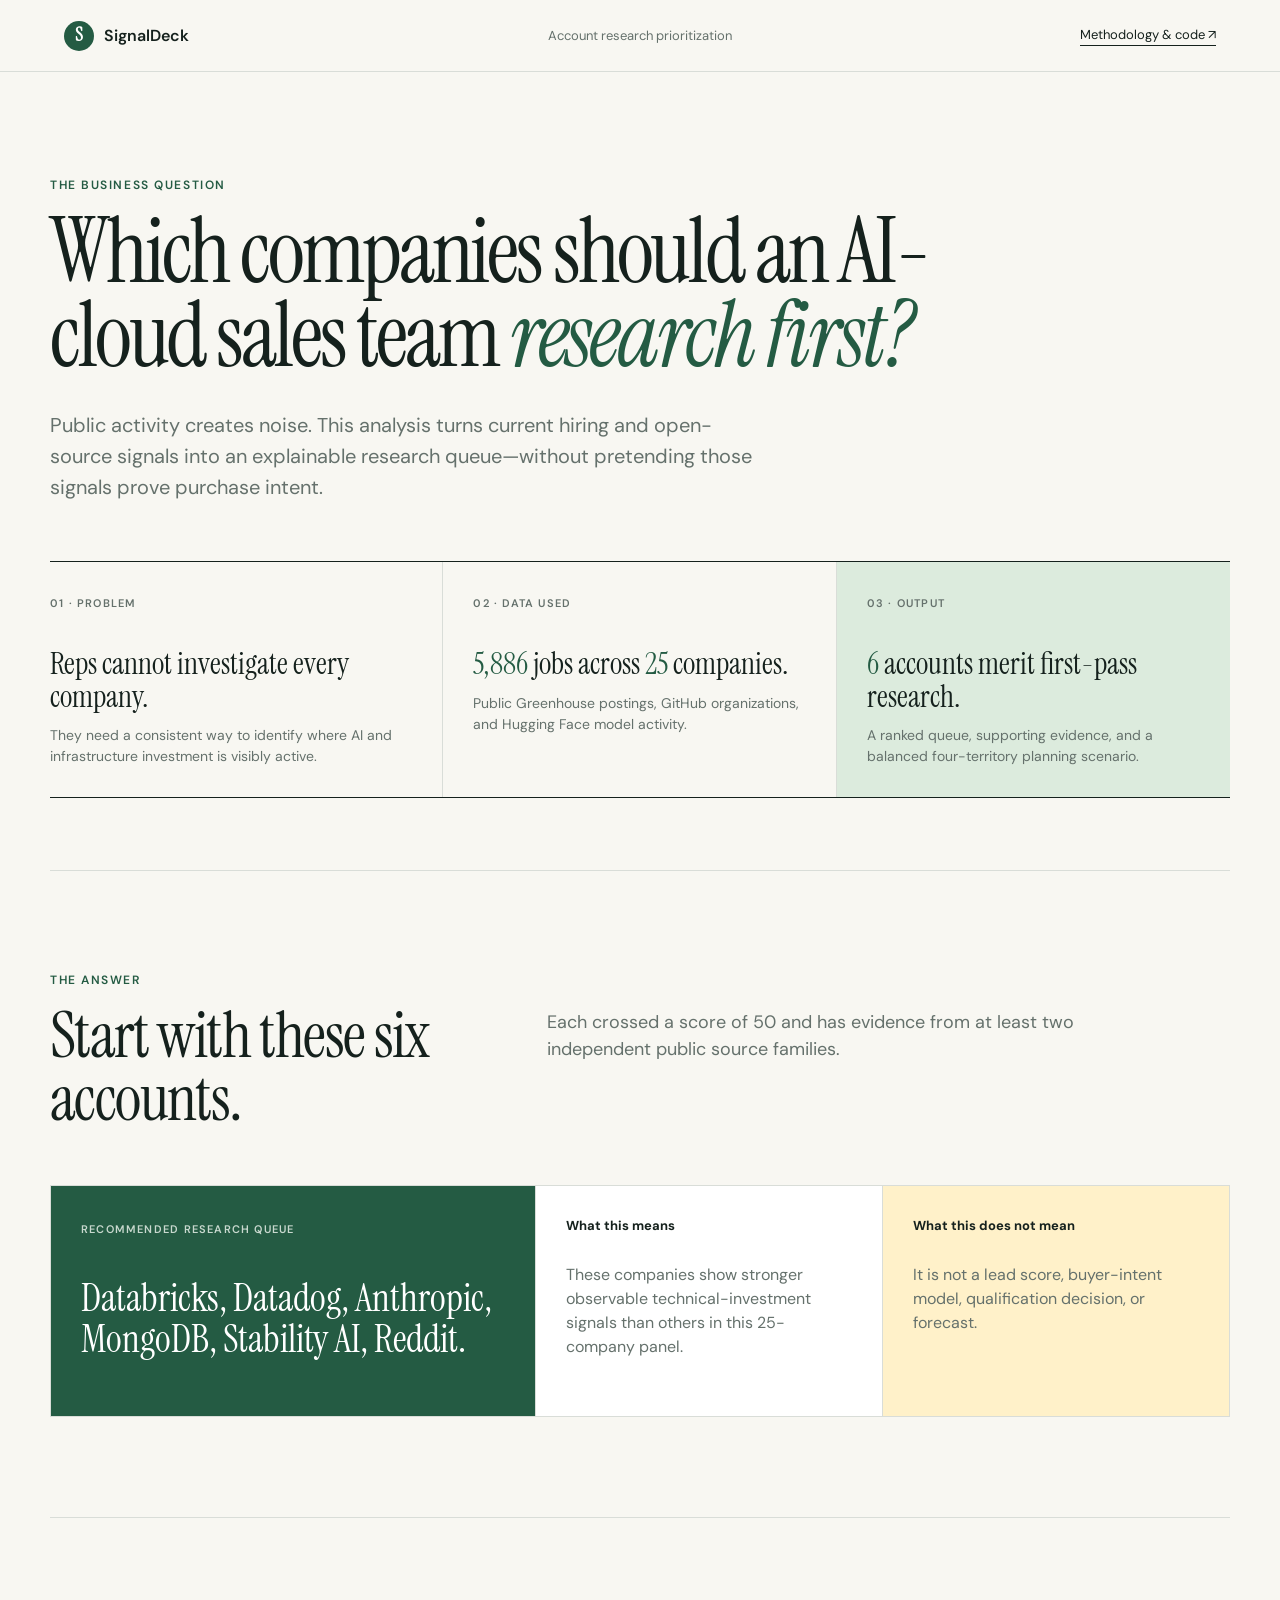
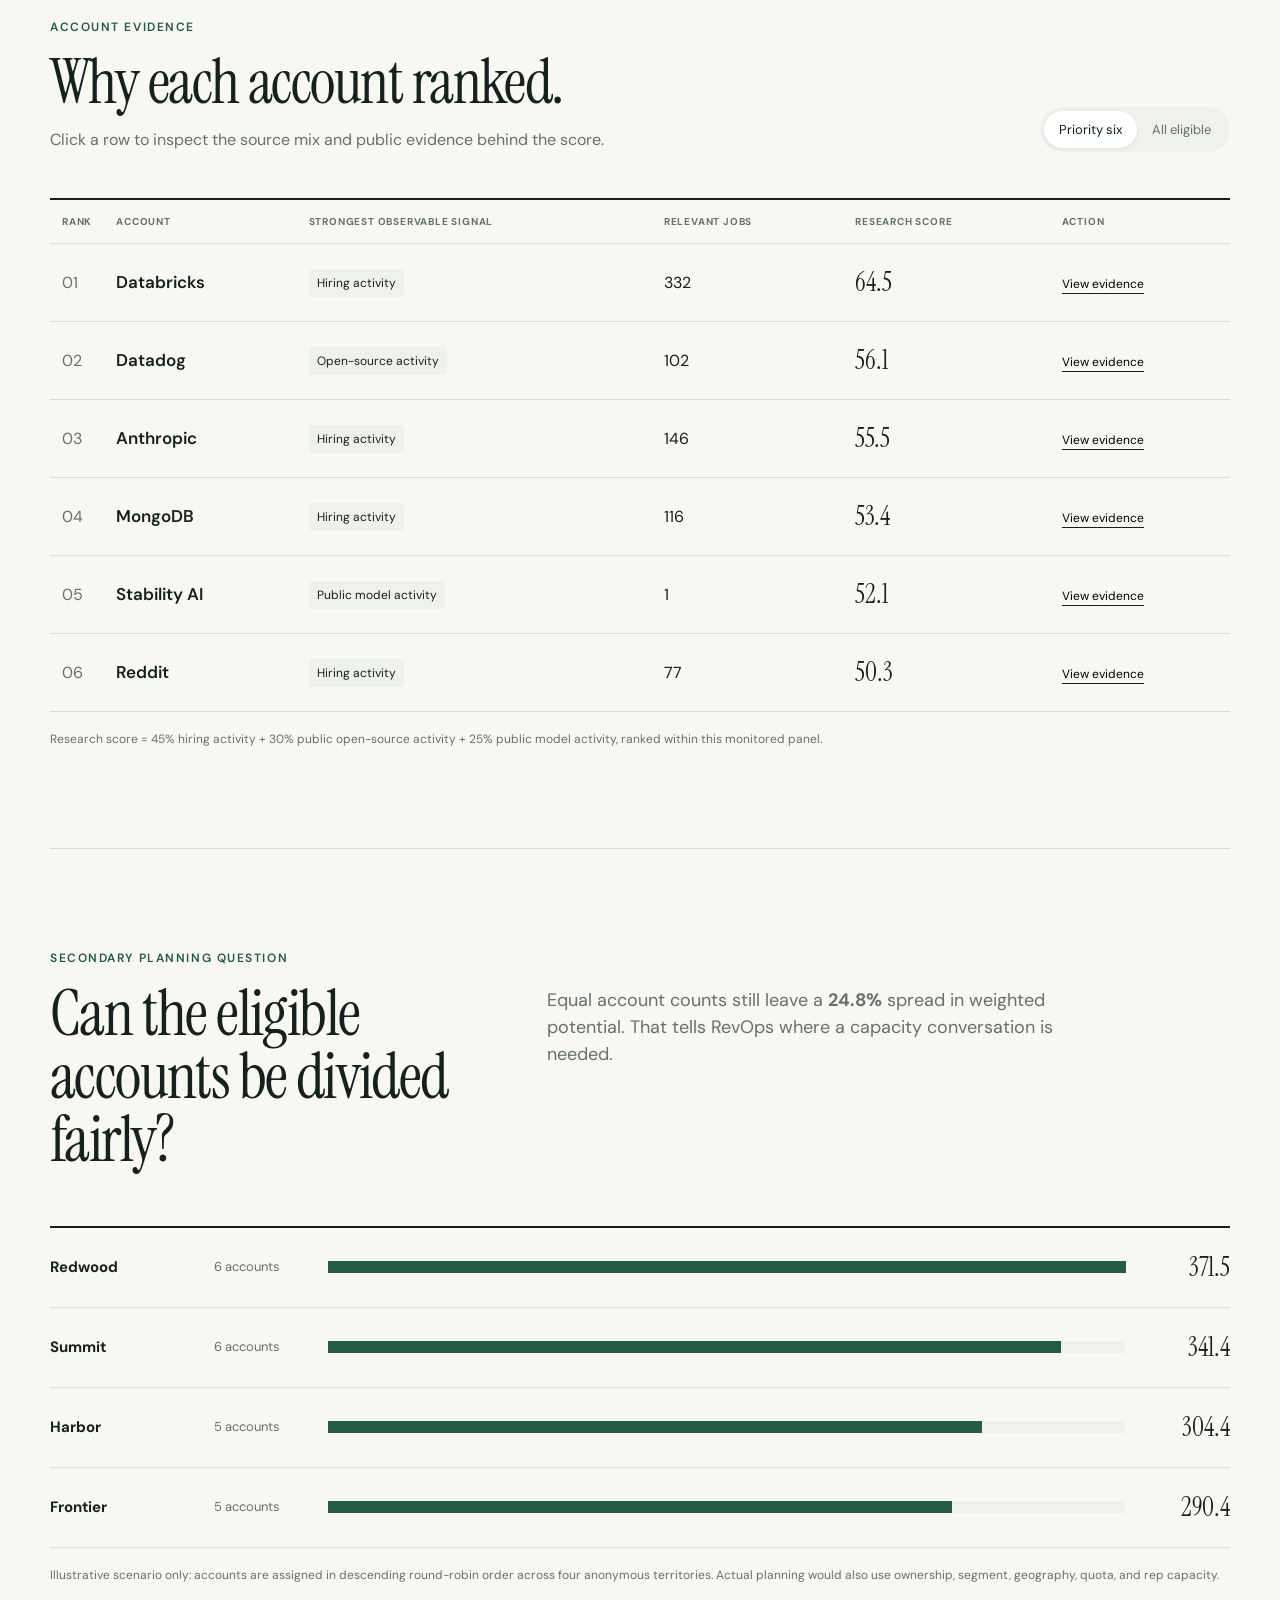
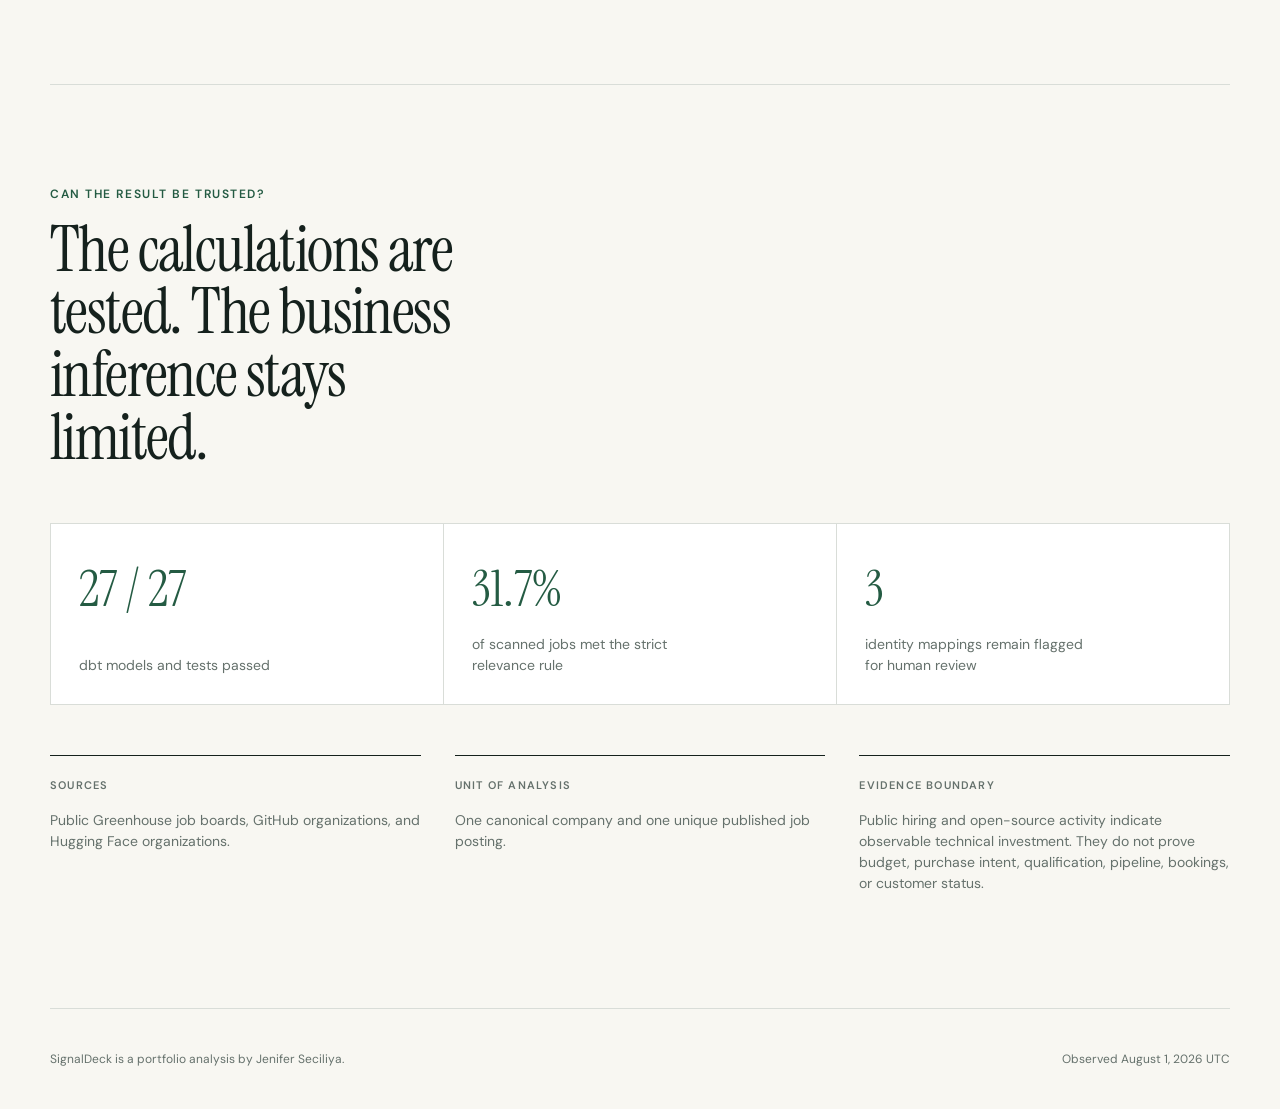
<file: demos/signaldeck/index.html>
<!doctype html>
<html lang="en">
  <head>
    <meta charset="UTF-8" />
    <meta name="viewport" content="width=device-width, initial-scale=1.0" />
    <meta name="description" content="A clear, evidence-based research-prioritization dashboard for AI-cloud GTM teams." />
    <title>SignalDeck — Account Research Priorities</title>
    <link rel="preconnect" href="https://fonts.googleapis.com" />
    <link rel="preconnect" href="https://fonts.gstatic.com" crossorigin />
    <link href="https://fonts.googleapis.com/css2?family=DM+Sans:wght@400;500;600&amp;family=Instrument+Serif:ital@0;1&amp;display=swap" rel="stylesheet" />
    <link rel="stylesheet" href="styles.css" />
  </head>
  <body>
    <a class="skip-link" href="#main">Skip to analysis</a>
    <header class="topbar">
      <a class="brand" href="#top"><span>S</span> SignalDeck</a>
      <p>Account research prioritization</p>
      <a class="code-link" href="https://github.com/jeniferseciliya/ai-cloud-gtm-intelligence" target="_blank" rel="noreferrer">Methodology &amp; code ↗</a>
    </header>

    <main id="main">
      <section class="hero" id="top">
        <p class="eyebrow">The business question</p>
        <h1>Which companies should an AI-cloud sales team <em>research first?</em></h1>
        <p class="hero-copy">Public activity creates noise. This analysis turns current hiring and open-source signals into an explainable research queue—without pretending those signals prove purchase intent.</p>

        <div class="story-grid" aria-label="Project overview">
          <article>
            <span>01 · Problem</span>
            <h2>Reps cannot investigate every company.</h2>
            <p>They need a consistent way to identify where AI and infrastructure investment is visibly active.</p>
          </article>
          <article>
            <span>02 · Data used</span>
            <h2><b id="jobsScanned">—</b> jobs across <b id="companiesTracked">—</b> companies.</h2>
            <p>Public Greenhouse postings, GitHub organizations, and Hugging Face model activity.</p>
          </article>
          <article class="story-output">
            <span>03 · Output</span>
            <h2><b id="strategicCount">—</b> accounts merit first-pass research.</h2>
            <p>A ranked queue, supporting evidence, and a balanced four-territory planning scenario.</p>
          </article>
        </div>
      </section>

      <section class="answer section" id="answer">
        <div class="section-intro">
          <p class="eyebrow">The answer</p>
          <h2>Start with these six accounts.</h2>
          <p>Each crossed a score of 50 and has evidence from at least two independent public source families.</p>
        </div>
        <div class="answer-panel">
          <div class="answer-copy">
            <span>Recommended research queue</span>
            <p id="recommendationNames">Loading recommendations…</p>
          </div>
          <div class="answer-note">
            <strong>What this means</strong>
            <p>These companies show stronger observable technical-investment signals than others in this 25-company panel.</p>
          </div>
          <div class="answer-note caution">
            <strong>What this does not mean</strong>
            <p>It is not a lead score, buyer-intent model, qualification decision, or forecast.</p>
          </div>
        </div>
      </section>

      <section class="queue section" id="queue">
        <div class="queue-header">
          <div class="section-intro compact">
            <p class="eyebrow">Account evidence</p>
            <h2>Why each account ranked.</h2>
            <p>Click a row to inspect the source mix and public evidence behind the score.</p>
          </div>
          <div class="view-toggle" role="group" aria-label="Research queue view">
            <button class="active" type="button" data-view="strategic">Priority six</button>
            <button type="button" data-view="all">All eligible</button>
          </div>
        </div>

        <div class="table-wrap">
          <table>
            <thead><tr><th>Rank</th><th>Account</th><th>Strongest observable signal</th><th>Relevant jobs</th><th>Research score</th><th>Action</th></tr></thead>
            <tbody id="accountTable"></tbody>
          </table>
        </div>
        <p class="score-note">Research score = 45% hiring activity + 30% public open-source activity + 25% public model activity, ranked within this monitored panel.</p>
      </section>

      <section class="territory section" id="territories">
        <div class="section-intro">
          <p class="eyebrow">Secondary planning question</p>
          <h2>Can the eligible accounts be divided fairly?</h2>
          <p>Equal account counts still leave a <strong id="imbalanceText">—</strong> spread in weighted potential. That tells RevOps where a capacity conversation is needed.</p>
        </div>
        <div id="territoryList" class="territory-list"></div>
        <p class="scenario-note">Illustrative scenario only: accounts are assigned in descending round-robin order across four anonymous territories. Actual planning would also use ownership, segment, geography, quota, and rep capacity.</p>
      </section>

      <section class="trust section" id="trust">
        <div class="section-intro">
          <p class="eyebrow">Can the result be trusted?</p>
          <h2>The calculations are tested. The business inference stays limited.</h2>
        </div>
        <div class="trust-grid">
          <article><strong>27 / 27</strong><span>dbt models and tests passed</span></article>
          <article><strong id="classificationRate">—</strong><span>of scanned jobs met the strict relevance rule</span></article>
          <article><strong id="reviewCount">—</strong><span>identity mappings remain flagged for human review</span></article>
        </div>
        <div class="method-row">
          <div><span>Sources</span><p>Public Greenhouse job boards, GitHub organizations, and Hugging Face organizations.</p></div>
          <div><span>Unit of analysis</span><p>One canonical company and one unique published job posting.</p></div>
          <div><span>Evidence boundary</span><p id="evidenceBoundary">Loading methodology…</p></div>
        </div>
      </section>
    </main>

    <footer><p>SignalDeck is a portfolio analysis by Jenifer Seciliya.</p><p id="observedDate">Public-data snapshot</p></footer>

    <dialog id="accountDialog">
      <button class="dialog-close" type="button" aria-label="Close account evidence">×</button>
      <div id="dialogContent"></div>
    </dialog>

    <script src="app.js"></script>
  </body>
</html>
</file>
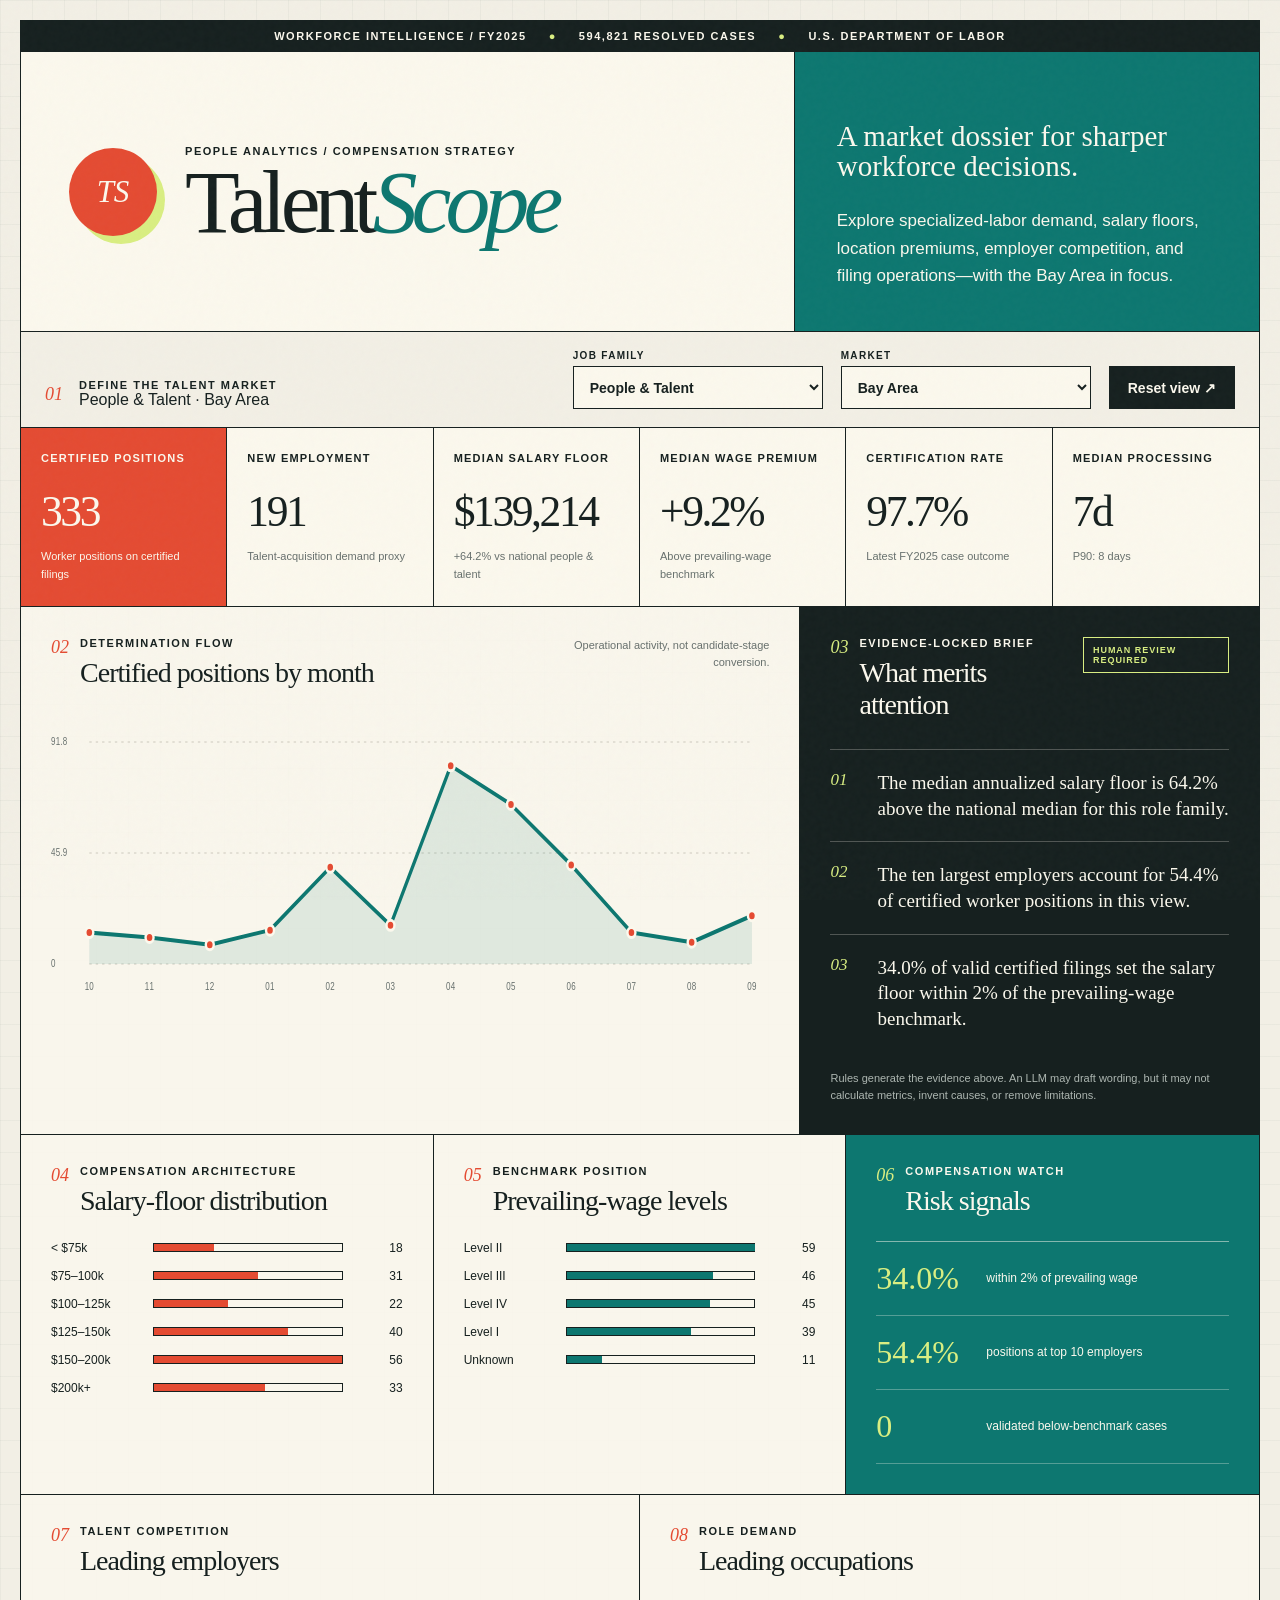
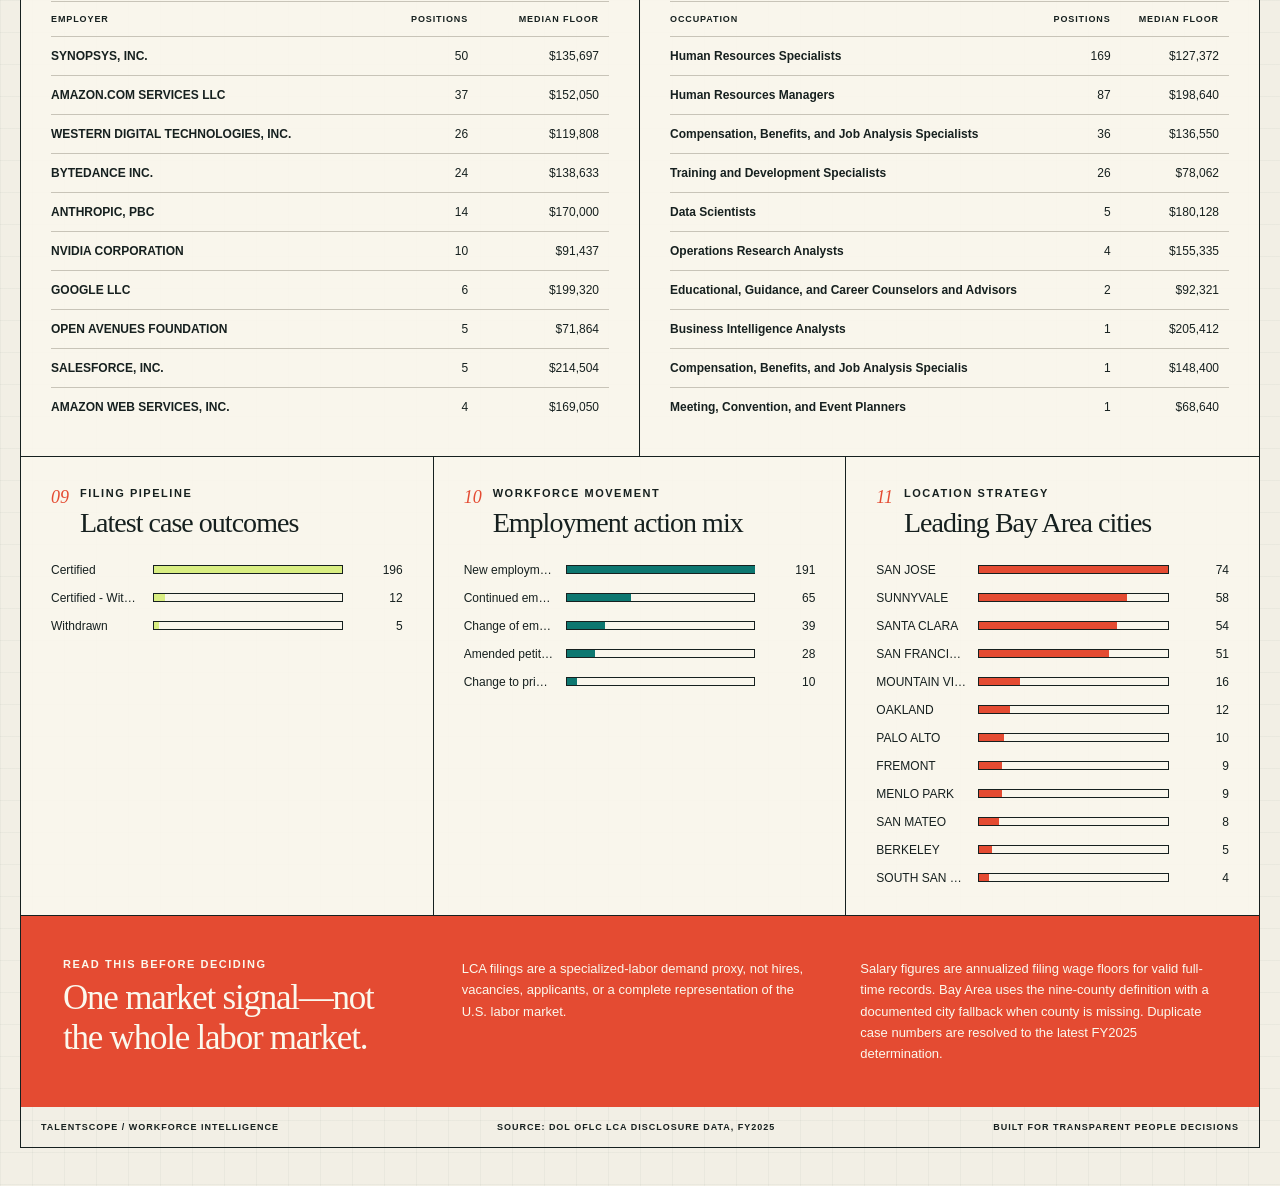
<file: demos/talentscope/index.html>
<!doctype html>
<html lang="en">
  <head>
    <meta charset="UTF-8" />
    <meta name="viewport" content="width=device-width, initial-scale=1.0" />
    <meta
      name="description"
      content="TalentScope: a people analytics and compensation intelligence dashboard built from FY2025 U.S. Department of Labor LCA disclosure data."
    />
    <title>TalentScope — Workforce Intelligence</title>
    <link rel="icon" href="data:image/svg+xml,%3Csvg xmlns='http://www.w3.org/2000/svg' viewBox='0 0 64 64'%3E%3Crect width='64' height='64' rx='32' fill='%23e44b32'/%3E%3Ctext x='32' y='41' text-anchor='middle' font-size='27' fill='%23fbf8ed'%3ETS%3C/text%3E%3C/svg%3E" />
    <link rel="stylesheet" href="styles.css" />
  </head>
  <body>
    <div class="page-shell">
      <div class="ticker" aria-label="Dataset context">
        <span>Workforce intelligence / FY2025</span>
        <span class="ticker-mark">●</span>
        <span>594,821 resolved cases</span>
        <span class="ticker-mark">●</span>
        <span>U.S. Department of Labor</span>
      </div>

      <header class="hero">
        <div class="brand-lockup">
          <div class="monogram" aria-hidden="true">TS</div>
          <div>
            <p class="eyebrow">People analytics / compensation strategy</p>
            <h1>Talent<span>Scope</span></h1>
          </div>
        </div>
        <div class="hero-copy">
          <p class="hero-kicker">A market dossier for sharper workforce decisions.</p>
          <p>
            Explore specialized-labor demand, salary floors, location premiums,
            employer competition, and filing operations—with the Bay Area in focus.
          </p>
        </div>
      </header>

      <section class="control-deck" aria-label="Dashboard filters">
        <div class="control-intro">
          <span class="section-number">01</span>
          <div>
            <p class="eyebrow">Define the talent market</p>
            <p id="selectionLabel">People &amp; Talent · Bay Area</p>
          </div>
        </div>
        <label>
          <span>Job family</span>
          <select id="familyFilter" aria-label="Filter by job family"></select>
        </label>
        <label>
          <span>Market</span>
          <select id="marketFilter" aria-label="Filter by market"></select>
        </label>
        <button id="resetFilters" type="button">Reset view ↗</button>
      </section>

      <main>
        <section class="kpi-grid" aria-label="Key metrics">
          <article class="kpi-card kpi-feature">
            <p>Certified positions</p>
            <strong id="positionsKpi">—</strong>
            <span>Worker positions on certified filings</span>
          </article>
          <article class="kpi-card">
            <p>New employment</p>
            <strong id="newPositionsKpi">—</strong>
            <span>Talent-acquisition demand proxy</span>
          </article>
          <article class="kpi-card">
            <p>Median salary floor</p>
            <strong id="salaryKpi">—</strong>
            <span id="salaryDelta">Annualized lower bound</span>
          </article>
          <article class="kpi-card">
            <p>Median wage premium</p>
            <strong id="premiumKpi">—</strong>
            <span>Above prevailing-wage benchmark</span>
          </article>
          <article class="kpi-card">
            <p>Certification rate</p>
            <strong id="certificationKpi">—</strong>
            <span>Latest FY2025 case outcome</span>
          </article>
          <article class="kpi-card">
            <p>Median processing</p>
            <strong id="processingKpi">—</strong>
            <span id="processingP90">Received to decision</span>
          </article>
        </section>

        <section class="analysis-grid">
          <article class="panel trend-panel">
            <div class="panel-heading">
              <div>
                <span class="section-number">02</span>
                <p class="eyebrow">Determination flow</p>
                <h2>Certified positions by month</h2>
              </div>
              <p>Operational activity, not candidate-stage conversion.</p>
            </div>
            <div id="trendChart" class="trend-chart" role="img" aria-label="Monthly certified worker positions"></div>
          </article>

          <article class="panel brief-panel">
            <div class="panel-heading">
              <div>
                <span class="section-number">03</span>
                <p class="eyebrow">Evidence-locked brief</p>
                <h2>What merits attention</h2>
              </div>
              <span class="review-badge">Human review required</span>
            </div>
            <ol id="insightList" class="insight-list"></ol>
            <p class="brief-note">
              Rules generate the evidence above. An LLM may draft wording, but it
              may not calculate metrics, invent causes, or remove limitations.
            </p>
          </article>
        </section>

        <section class="analysis-grid compensation-grid">
          <article class="panel">
            <div class="panel-heading compact">
              <div>
                <span class="section-number">04</span>
                <p class="eyebrow">Compensation architecture</p>
                <h2>Salary-floor distribution</h2>
              </div>
            </div>
            <div id="salaryBars" class="bar-list" aria-label="Salary floor distribution"></div>
          </article>

          <article class="panel">
            <div class="panel-heading compact">
              <div>
                <span class="section-number">05</span>
                <p class="eyebrow">Benchmark position</p>
                <h2>Prevailing-wage levels</h2>
              </div>
            </div>
            <div id="wageLevelBars" class="bar-list muted-bars" aria-label="Prevailing wage levels"></div>
          </article>

          <article class="panel risk-panel">
            <div class="panel-heading compact">
              <div>
                <span class="section-number">06</span>
                <p class="eyebrow">Compensation watch</p>
                <h2>Risk signals</h2>
              </div>
            </div>
            <div class="risk-metrics">
              <div><strong id="lowPremium">—</strong><span>within 2% of prevailing wage</span></div>
              <div><strong id="concentration">—</strong><span>positions at top 10 employers</span></div>
              <div><strong id="belowPrevailing">—</strong><span>validated below-benchmark cases</span></div>
            </div>
          </article>
        </section>

        <section class="table-grid">
          <article class="panel table-panel">
            <div class="panel-heading compact">
              <div>
                <span class="section-number">07</span>
                <p class="eyebrow">Talent competition</p>
                <h2>Leading employers</h2>
              </div>
            </div>
            <div class="table-wrap">
              <table>
                <thead><tr><th>Employer</th><th>Positions</th><th>Median floor</th></tr></thead>
                <tbody id="employerTable"></tbody>
              </table>
            </div>
          </article>

          <article class="panel table-panel">
            <div class="panel-heading compact">
              <div>
                <span class="section-number">08</span>
                <p class="eyebrow">Role demand</p>
                <h2>Leading occupations</h2>
              </div>
            </div>
            <div class="table-wrap">
              <table>
                <thead><tr><th>Occupation</th><th>Positions</th><th>Median floor</th></tr></thead>
                <tbody id="occupationTable"></tbody>
              </table>
            </div>
          </article>
        </section>

        <section class="analysis-grid operations-grid">
          <article class="panel">
            <div class="panel-heading compact">
              <div>
                <span class="section-number">09</span>
                <p class="eyebrow">Filing pipeline</p>
                <h2>Latest case outcomes</h2>
              </div>
            </div>
            <div id="pipelineBars" class="bar-list status-bars"></div>
          </article>

          <article class="panel">
            <div class="panel-heading compact">
              <div>
                <span class="section-number">10</span>
                <p class="eyebrow">Workforce movement</p>
                <h2>Employment action mix</h2>
              </div>
            </div>
            <div id="actionBars" class="bar-list muted-bars"></div>
          </article>

          <article class="panel">
            <div class="panel-heading compact">
              <div>
                <span class="section-number">11</span>
                <p class="eyebrow">Location strategy</p>
                <h2 id="geographyTitle">Leading states</h2>
              </div>
            </div>
            <div id="geographyBars" class="bar-list"></div>
          </article>
        </section>

        <aside class="methodology">
          <div>
            <p class="eyebrow">Read this before deciding</p>
            <h2>One market signal—not the whole labor market.</h2>
          </div>
          <p id="methodNote"></p>
          <p>
            Salary figures are annualized filing wage floors for valid full-time
            records. Bay Area uses the nine-county definition with a documented
            city fallback when county is missing. Duplicate case numbers are resolved
            to the latest FY2025 determination.
          </p>
        </aside>
      </main>

      <footer>
        <span>TalentScope / Workforce Intelligence</span>
        <span>Source: DOL OFLC LCA disclosure data, FY2025</span>
        <span>Built for transparent people decisions</span>
      </footer>
    </div>
    <script src="app.js"></script>
  </body>
</html>
</file>
<file: styles.css>
:root {
  --ink: #171816;
  --paper: #f7f6f2;
  --surface: #ffffff;
  --soft: #efeee9;
  --muted: #666963;
  --line: #d8d7d1;
  --line-dark: #343633;
  --accent: #315ed2;
  --display: "Newsreader", Georgia, serif;
  --body: "Manrope", "Avenir Next", sans-serif;
}

* { box-sizing: border-box; }
html { scroll-behavior: smooth; }
body { margin: 0; color: var(--ink); background: var(--paper); font-family: var(--body); font-size: 15px; }
a { color: inherit; }
img { display: block; max-width: 100%; }
button, input, select { font: inherit; }
.sr-only { position: absolute; width: 1px; height: 1px; padding: 0; overflow: hidden; clip: rect(0,0,0,0); white-space: nowrap; border: 0; }
.skip-link { position: fixed; left: 16px; top: -60px; z-index: 120; padding: 10px 14px; color: white; background: var(--ink); font-size: 12px; text-decoration: none; }
.skip-link:focus { top: 16px; }

.site-header {
  position: sticky;
  top: 0;
  z-index: 15;
  display: flex;
  align-items: center;
  justify-content: space-between;
  min-height: 72px;
  padding: 0 clamp(24px, 5vw, 80px);
  border-bottom: 1px solid rgba(23,24,22,.1);
  background: rgba(247,246,242,.94);
  backdrop-filter: blur(14px);
}
.brand { display: flex; align-items: center; gap: 12px; font-size: 13px; font-weight: 600; text-decoration: none; }
.brand-mark { display: grid; width: 32px; height: 32px; place-items: center; border: 1px solid var(--ink); border-radius: 50%; font: 500 13px var(--display); }
.site-nav { display: flex; align-items: center; gap: clamp(20px, 2.5vw, 38px); }
.site-nav a { color: #3f413d; font-size: 12px; font-weight: 500; text-decoration: none; }
.site-nav a:hover, .site-nav a:focus-visible { color: var(--accent); }
.nav-resume { padding: 9px 14px; border: 1px solid var(--ink); color: var(--ink) !important; }
.nav-resume:hover { color: white !important; background: var(--ink); }
.menu-button { display: none; width: 40px; height: 40px; padding: 9px; border: 0; background: transparent; }
.menu-button span:not(.sr-only) { display: block; height: 1px; margin: 6px 0; background: var(--ink); }

.section-pad { width: min(100%, 1440px); margin-inline: auto; padding: clamp(88px, 10vw, 144px) clamp(24px, 6vw, 96px); }
.overline { display: flex; align-items: center; gap: 10px; margin: 0 0 24px; color: var(--muted); font-size: 10px; font-weight: 600; letter-spacing: .13em; text-transform: uppercase; }
.overline > span { width: 22px; height: 1px; background: currentColor; }
h1, h2, h3, p { margin-top: 0; }
h1, h2, h3 { font-family: var(--display); font-weight: 400; }
h1 { max-width: 860px; margin-bottom: 28px; font-size: clamp(58px, 7vw, 108px); letter-spacing: -.045em; line-height: .94; }
h1 em { color: var(--accent); font-weight: 400; }
h2 { margin-bottom: 20px; font-size: clamp(42px, 4.5vw, 68px); letter-spacing: -.035em; line-height: 1; }

.hero { display: grid; grid-template-columns: minmax(0, 1.15fr) minmax(380px, .65fr); align-items: center; gap: clamp(54px, 8vw, 130px); min-height: 760px; }
.hero-copy { max-width: 850px; }
.hero-intro { max-width: 650px; margin-bottom: 34px; color: var(--muted); font-size: clamp(17px, 1.4vw, 20px); line-height: 1.65; }
.hero-actions { display: flex; align-items: center; gap: 24px; }
.button { display: inline-flex; align-items: center; justify-content: space-between; gap: 30px; min-width: 210px; padding: 14px 16px; border: 1px solid var(--ink); font-size: 12px; font-weight: 600; text-decoration: none; transition: color 160ms ease, background 160ms ease; }
.button-primary { color: white; background: var(--ink); }
.button-primary:hover { color: var(--ink); background: transparent; }
.text-link { color: var(--muted); font-size: 12px; font-weight: 500; text-decoration-thickness: 1px; text-underline-offset: 5px; }
.text-link:hover { color: var(--accent); }
.text-link span, .project-link span, .contact-actions span { display: inline-block; }
.hero-visual { position: relative; }
.signal-card { padding: 22px; border: 1px solid var(--line); color: var(--ink); background: var(--surface); }
.signal-card-top { display: flex; justify-content: space-between; padding-bottom: 14px; border-bottom: 1px solid var(--line); color: var(--muted); font-size: 9px; font-weight: 600; letter-spacing: .1em; text-transform: uppercase; }
.live-dot::before { content: ""; display: inline-block; width: 6px; height: 6px; margin-right: 7px; border-radius: 50%; background: var(--accent); }
.signal-chart { padding: 28px 0 10px; }
.signal-chart svg { overflow: visible; }
.chart-grid line { stroke: #e7e6e1; }
.signal-chart .area { fill: url(#areaFill); }
.signal-chart .line { fill: none; stroke: var(--accent); stroke-width: 3; stroke-linejoin: round; }
.chart-dots circle { fill: var(--surface); stroke: var(--accent); stroke-width: 2; }
.signal-caption { display: grid; grid-template-columns: repeat(4,1fr); gap: 8px; padding-top: 13px; border-top: 1px solid var(--line); color: var(--muted); font-size: 8px; letter-spacing: .08em; text-transform: uppercase; }
.signal-caption strong { color: var(--ink); font-weight: 600; }

.proof-strip { display: grid; grid-template-columns: repeat(4,1fr); width: min(calc(100% - 48px), 1248px); margin-inline: auto; border-block: 1px solid var(--line); }
.proof-strip div { display: grid; min-height: 132px; align-content: center; padding: 22px clamp(12px, 2vw, 30px); border-right: 1px solid var(--line); }
.proof-strip div:last-child { border-right: 0; }
.proof-strip strong { font: 400 clamp(32px, 3vw, 48px) var(--display); letter-spacing: -.03em; }
.proof-strip span { margin-top: 5px; color: var(--muted); font-size: 9px; font-weight: 500; letter-spacing: .08em; text-transform: uppercase; }

.work { padding-top: clamp(110px, 12vw, 170px); }
.section-heading { display: grid; grid-template-columns: 1.15fr .75fr; gap: 80px; align-items: end; max-width: 1180px; margin-bottom: clamp(58px, 7vw, 96px); }
.section-heading:not(.light) .overline { grid-column: 1 / -1; margin-bottom: -28px; }
.section-heading h2 { margin-bottom: 0; }
.section-heading > p:last-child { max-width: 480px; margin: 0; color: var(--muted); line-height: 1.7; }
.project { overflow: hidden; border: 1px solid var(--line); background: var(--surface); }
.project-feature { display: grid; grid-template-columns: 1.15fr .85fr; max-width: 1248px; margin: 0 auto 28px; }
.project-image { position: relative; display: block; min-height: 520px; overflow: hidden; color: inherit; background: var(--soft); text-decoration: none; }
.project-image img { width: 100%; height: 100%; object-fit: cover; object-position: top; transition: transform 500ms ease; }
.project-image:hover img { transform: scale(1.012); }
.project-image:focus-visible { outline: 2px solid var(--accent); outline-offset: -2px; }
.image-index { position: absolute; left: 14px; bottom: 14px; padding: 6px 8px; border: 1px solid rgba(255,255,255,.35); color: white; background: rgba(20,21,19,.78); font-size: 8px; letter-spacing: .1em; }
.interactive-badge { position: absolute; right: 14px; top: 14px; display: flex; align-items: center; gap: 8px; padding: 8px 10px; border: 1px solid rgba(23,24,22,.15); color: var(--ink); background: rgba(255,255,255,.92); font-size: 8px; font-weight: 600; letter-spacing: .07em; text-transform: uppercase; }
.interactive-badge b { margin-left: 6px; font-weight: 600; }
.pulse-dot { width: 6px; height: 6px; border-radius: 50%; background: var(--accent); }
.project-body { display: flex; flex-direction: column; padding: clamp(28px, 3.5vw, 52px); background: var(--surface); }
.project-meta { display: flex; justify-content: space-between; gap: 14px; padding-bottom: 14px; border-bottom: 1px solid var(--line); color: var(--muted); font-size: 8px; font-weight: 600; letter-spacing: .1em; text-transform: uppercase; }
.project h3 { margin: 30px 0 8px; font-size: clamp(44px, 4vw, 62px); letter-spacing: -.035em; }
.project-subtitle { color: var(--ink); font: 400 20px/1.35 var(--display); }
.project-body > p:not(.project-subtitle) { color: var(--muted); font-size: 13px; line-height: 1.7; }
.project-stats { display: grid; grid-template-columns: repeat(3,1fr); gap: 14px; margin: 24px 0; padding: 20px 0; border-block: 1px solid var(--line); }
.project-stats div { display: grid; align-content: start; }
.project-stats strong { font: 400 clamp(22px, 2vw, 32px) var(--display); letter-spacing: -.02em; }
.project-stats span { margin-top: 4px; color: var(--muted); font-size: 8px; line-height: 1.35; text-transform: uppercase; }
.tag-row { display: flex; flex-wrap: wrap; gap: 6px; margin-bottom: 24px; }
.tag-row span { padding: 6px 8px; color: #555751; background: var(--soft); font-size: 8px; font-weight: 500; letter-spacing: .04em; text-transform: uppercase; }
.project-actions { display: grid; gap: 11px; margin-top: auto; padding-top: 16px; border-top: 1px solid var(--line); }
.project-link { display: flex; justify-content: space-between; width: 100%; padding: 0; border: 0; color: var(--ink); background: transparent; font: 600 11px var(--body); text-align: left; cursor: pointer; }
.project-link span { font-size: 15px; }
.project-link:hover, .project-link:focus-visible { color: var(--accent); }
.source-link { width: fit-content; color: var(--muted); font-size: 9px; font-weight: 500; text-decoration-thickness: 1px; text-underline-offset: 3px; }
.project-grid { display: grid; grid-template-columns: repeat(2, 1fr); gap: 28px; max-width: 1248px; margin: 0 auto; }
.project-card { display: flex; flex-direction: column; }
.project-card .project-image { min-height: 390px; max-height: 470px; }
.project-card .project-body { flex: 1; }
.project-card h3 { font-size: clamp(42px, 3.7vw, 56px); }
.project-stats.compact { grid-template-columns: 1fr 1fr; }

.capabilities { background: var(--surface); }
.section-heading.light { display: block; margin-bottom: 56px; }
.section-heading.light .overline { margin-bottom: 24px; }
.section-heading.light h2 { max-width: 760px; }
.capability-grid { display: grid; grid-template-columns: repeat(4,1fr); border-block: 1px solid var(--line); }
.capability { min-height: 330px; padding: 32px 28px; border-right: 1px solid var(--line); }
.capability:last-child { border-right: 0; }
.cap-number { color: var(--muted); font-size: 10px; }
.capability h3 { margin: 70px 0 16px; font-size: clamp(27px,2.2vw,35px); line-height: 1.05; }
.capability p { color: var(--muted); font-size: 12px; line-height: 1.65; }
.capability div { margin-top: 28px; padding-top: 14px; border-top: 1px solid var(--line); color: #555751; font-size: 8px; line-height: 1.7; text-transform: uppercase; }

.process { display: grid; grid-template-columns: .8fr 1.2fr; gap: clamp(70px, 10vw, 150px); }
.process-copy { position: sticky; top: 110px; align-self: start; }
.process-copy > p:last-child { max-width: 460px; color: var(--muted); line-height: 1.75; }
.process-list { margin: 0; padding: 0; list-style: none; border-top: 1px solid var(--line); }
.process-list li { display: grid; grid-template-columns: 58px 1fr; gap: 16px; padding: 26px 0; border-bottom: 1px solid var(--line); }
.process-list li > span { color: var(--muted); font-size: 10px; }
.process-list strong { font: 400 clamp(28px, 2.5vw, 40px) var(--display); }
.process-list p { margin: 8px 0 0; color: var(--muted); font-size: 12px; line-height: 1.6; }

.experience { background: var(--surface); }
.timeline { max-width: 1248px; margin: 0 auto; border-top: 1px solid var(--line); }
.timeline-item { display: grid; grid-template-columns: .4fr .7fr 1.25fr; gap: clamp(24px,4vw,64px); padding: 30px 0; border-bottom: 1px solid var(--line); }
.timeline-date { color: var(--muted); font-size: 10px; }
.timeline h3 { margin: 0; font-size: 27px; line-height: 1; }
.company { margin: 7px 0 0; color: var(--accent); font-size: 10px; font-weight: 500; }
.timeline-item > p { margin: 0; color: var(--muted); font-size: 12px; line-height: 1.7; }

.education { display: grid; grid-template-columns: 1.25fr .75fr; gap: 1px; }
.education-main, .education-secondary { min-height: 360px; padding: clamp(36px,5vw,68px); border: 1px solid var(--line); background: var(--surface); }
.education-main h2 { max-width: 640px; }
.education-main p { color: var(--muted); }
.education-main strong { display: inline-block; margin-top: 40px; padding: 8px 10px; border: 1px solid var(--line); font-size: 9px; letter-spacing: .08em; }
.education-secondary { display: flex; flex-direction: column; justify-content: flex-end; }
.education-secondary span { margin-bottom: auto; color: var(--muted); font-size: 9px; letter-spacing: .12em; text-transform: uppercase; }
.education-secondary h3 { margin-bottom: 13px; font-size: clamp(34px,3.6vw,48px); letter-spacing: -.03em; }
.education-secondary p { margin: 0; color: var(--muted); font-size: 12px; line-height: 1.55; }

.contact { width: 100%; max-width: none; color: #f5f5f2; background: var(--ink); }
.contact > .overline, .contact-grid { width: min(100%, 1248px); margin-inline: auto; }
.contact .overline { color: #aaaDA7; }
.contact-grid { display: grid; grid-template-columns: 1fr .65fr; gap: 90px; align-items: end; }
.contact h2 { max-width: 820px; font-size: clamp(50px,6vw,88px); }
.contact-grid > div:first-child p { max-width: 620px; color: #aeb0aa; line-height: 1.7; }
.contact-actions { display: grid; }
.contact-actions a { display: flex; justify-content: space-between; gap: 20px; padding: 17px 0; border-top: 1px solid var(--line-dark); color: #f5f5f2; font-size: 11px; font-weight: 500; text-decoration: none; }
.contact-actions a:last-child { border-bottom: 1px solid var(--line-dark); }
.contact-actions a:hover { color: #b9c9ff; }
.contact-actions span { color: #aeb0aa; font-size: 14px; }
footer { display: flex; justify-content: space-between; gap: 24px; padding: 19px clamp(24px,6vw,96px); border-top: 1px solid var(--line-dark); color: #92958e; background: var(--ink); font-size: 8px; font-weight: 500; letter-spacing: .1em; text-transform: uppercase; }
footer a { color: #f5f5f2; text-decoration: none; }

.reveal { opacity: 1; transform: none; }

@media (max-width: 1050px) {
  .hero { grid-template-columns: 1fr; min-height: auto; }
  .hero-visual { width: min(100%, 680px); }
  .project-feature { grid-template-columns: 1fr; }
  .project-feature .project-image { min-height: 520px; max-height: 640px; }
  .project-grid { grid-template-columns: 1fr 1fr; }
  .capability-grid { grid-template-columns: 1fr 1fr; }
  .capability:nth-child(2) { border-right: 0; }
  .capability:nth-child(-n+2) { border-bottom: 1px solid var(--line); }
  .process { grid-template-columns: 1fr; }
  .process-copy { position: static; }
  .timeline-item { grid-template-columns: .45fr 1fr; }
  .timeline-item > p { grid-column: 2; }
  .education { grid-template-columns: 1fr; }
  .contact-grid { grid-template-columns: 1fr; }
}

@media (max-width: 760px) {
  .site-header { min-height: 64px; padding-inline: 20px; }
  .menu-button { display: block; }
  .site-nav { position: absolute; left: 0; right: 0; top: 64px; display: none; padding: 12px 20px 22px; border-bottom: 1px solid var(--line); background: var(--paper); }
  .site-nav.open { display: grid; }
  .site-nav a { padding: 12px 0; border-bottom: 1px solid var(--line); }
  .nav-resume { margin-top: 8px; text-align: center; }
  .section-pad { padding: 80px 20px; }
  .hero { gap: 54px; padding-top: 74px; }
  h1 { font-size: clamp(54px, 16vw, 74px); }
  .hero-actions { align-items: flex-start; flex-direction: column; }
  .proof-strip { grid-template-columns: 1fr 1fr; width: calc(100% - 40px); }
  .proof-strip div { min-height: 112px; }
  .proof-strip div:nth-child(2) { border-right: 0; }
  .proof-strip div:nth-child(-n+2) { border-bottom: 1px solid var(--line); }
  .section-heading { display: block; }
  .section-heading:not(.light) .overline { margin-bottom: 22px; }
  .section-heading h2 { margin-bottom: 24px; }
  .project-grid { grid-template-columns: 1fr; }
  .project-image, .project-feature .project-image, .project-card .project-image { min-height: 360px; max-height: 450px; }
  .project-body { padding: 26px 20px; }
  .project h3 { margin-top: 25px; font-size: 47px; }
  .project-stats { grid-template-columns: 1fr; }
  .project-stats.compact { grid-template-columns: 1fr 1fr; }
  .interactive-badge b { display: none; }
  .capability-grid { grid-template-columns: 1fr; }
  .capability { min-height: 270px; border-right: 0; border-bottom: 1px solid var(--line); }
  .capability:last-child { border-bottom: 0; }
  .capability h3 { margin-top: 48px; }
  .process-list li { grid-template-columns: 42px 1fr; }
  .timeline-item { grid-template-columns: 1fr; gap: 12px; }
  .timeline-item > p { grid-column: auto; }
  .education-main, .education-secondary { min-height: 330px; padding: 38px 24px; }
  .contact { padding-block: 84px; }
  footer { flex-direction: column; }
}

@media (prefers-reduced-motion: reduce) {
  html { scroll-behavior: auto; }
  *, *::before, *::after { animation-duration: .01ms !important; transition-duration: .01ms !important; }
}
</file>
<file: case-studies/styles.css>
:root {
  --ink: #171816;
  --paper: #f7f6f2;
  --surface: #ffffff;
  --soft: #efeee9;
  --muted: #656861;
  --line: #d7d6d0;
  --accent: #315ed2;
  --accent-soft: #e9edfb;
  --display: "Newsreader", Georgia, serif;
  --body: "Manrope", "Avenir Next", sans-serif;
}

body.talent { --accent: #14776f; --accent-soft: #e4f0ed; }
body.meridian { --accent: #a94b2d; --accent-soft: #f4e8e2; }
body.threadline { --accent: #315ed2; --accent-soft: #e9edfb; }
body.signal { --accent: #8cac16; --accent-soft: #eef7c9; }
body.spend { --accent: #678700; --accent-soft: #edf5cf; }

* { box-sizing: border-box; }
html { scroll-behavior: smooth; }
body { margin: 0; color: var(--ink); background: var(--paper); font-family: var(--body); font-size: 15px; }
a { color: inherit; }
.skip-link { position: fixed; left: 18px; top: -60px; z-index: 50; padding: 10px 14px; color: white; background: var(--ink); font-size: 12px; }
.skip-link:focus { top: 18px; }

.case-header {
  position: sticky;
  top: 0;
  z-index: 20;
  display: flex;
  align-items: center;
  justify-content: space-between;
  min-height: 68px;
  padding: 0 clamp(20px,5vw,76px);
  border-bottom: 1px solid rgba(23,24,22,.1);
  background: rgba(247,246,242,.95);
  backdrop-filter: blur(14px);
}
.case-header a { font-size: 11px; font-weight: 600; text-decoration: none; }
.back-link { display: flex; align-items: center; gap: 10px; }
.back-link span { font-size: 18px; font-weight: 400; }
.case-header nav { display: flex; align-items: center; gap: 24px; }
.case-header nav a { color: var(--muted); }
.case-header nav a:hover { color: var(--accent); }
.header-dashboard { padding: 9px 12px; border: 1px solid var(--ink); color: var(--ink) !important; }
.header-dashboard:hover { color: white !important; background: var(--ink); }

.case-main { overflow: hidden; }
.case-hero { width: min(100%, 1380px); margin: 0 auto; padding: clamp(90px,11vw,160px) clamp(24px,6vw,92px) 80px; }
.hero-grid { display: grid; grid-template-columns: minmax(0,1.15fr) minmax(320px,.65fr); gap: clamp(55px,9vw,145px); align-items: end; }
.eyebrow { display: flex; align-items: center; gap: 10px; margin: 0 0 24px; color: var(--accent); font-size: 10px; font-weight: 600; letter-spacing: .13em; text-transform: uppercase; }
.eyebrow::before { content: ""; width: 22px; height: 1px; background: currentColor; }
h1, h2, h3, p { margin-top: 0; }
h1, h2, h3 { font-family: var(--display); font-weight: 400; }
h1 { max-width: 900px; margin-bottom: 30px; font-size: clamp(66px,8vw,118px); letter-spacing: -.05em; line-height: .88; }
.hero-summary { max-width: 760px; margin: 0; color: var(--muted); font: 400 clamp(20px,2vw,27px)/1.48 var(--display); }
.hero-decision { padding: 26px; border-top: 1px solid var(--ink); border-bottom: 1px solid var(--line); }
.hero-decision span { display: block; margin-bottom: 18px; color: var(--muted); font-size: 9px; font-weight: 600; letter-spacing: .1em; text-transform: uppercase; }
.hero-decision p { margin: 0; font-size: 14px; line-height: 1.75; }

.meta-strip { display: grid; grid-template-columns: repeat(4,1fr); width: min(calc(100% - 48px), 1200px); margin: 70px auto 0; border-block: 1px solid var(--line); }
.meta-strip div { min-height: 104px; padding: 22px 24px; border-right: 1px solid var(--line); }
.meta-strip div:last-child { border-right: 0; }
.meta-strip span { display: block; margin-bottom: 10px; color: var(--muted); font-size: 8px; font-weight: 600; letter-spacing: .1em; text-transform: uppercase; }
.meta-strip strong { font-size: 12px; font-weight: 500; line-height: 1.55; }

.case-nav { display: flex; flex-wrap: wrap; justify-content: center; gap: 10px 24px; width: min(calc(100% - 48px), 1200px); margin: 0 auto; padding: 20px 0; border-bottom: 1px solid var(--line); }
.case-nav a { color: var(--muted); font-size: 9px; font-weight: 600; letter-spacing: .08em; text-decoration: none; text-transform: uppercase; }
.case-nav a:hover { color: var(--accent); }

.chapter { display: grid; grid-template-columns: 250px minmax(0,1fr); gap: clamp(50px,8vw,120px); width: min(100%, 1240px); margin: 0 auto; padding: clamp(90px,10vw,145px) clamp(24px,5vw,70px); border-bottom: 1px solid var(--line); }
.chapter-label { align-self: start; }
.chapter-label span { color: var(--accent); font-size: 10px; font-weight: 600; }
.chapter-label h2 { margin: 18px 0 0; font-size: clamp(38px,4vw,58px); letter-spacing: -.035em; line-height: 1; }
.chapter-body { min-width: 0; }
.lead { max-width: 850px; margin-bottom: 36px; font: 400 clamp(23px,2.4vw,34px)/1.35 var(--display); }
.chapter-body > p:not(.lead) { max-width: 780px; color: var(--muted); line-height: 1.8; }

.question-grid { display: grid; grid-template-columns: repeat(3,1fr); margin-top: 54px; border-block: 1px solid var(--line); }
.question-grid article { min-height: 230px; padding: 28px 24px; border-right: 1px solid var(--line); }
.question-grid article:last-child { border-right: 0; }
.question-grid span { color: var(--accent); font-size: 9px; font-weight: 600; }
.question-grid h3 { margin: 62px 0 0; font-size: clamp(25px,2.2vw,34px); line-height: 1.1; }

.boundary { margin-top: 46px; padding: 28px 30px; border-left: 3px solid var(--accent); background: var(--accent-soft); }
.boundary strong { display: block; margin-bottom: 10px; font-size: 10px; letter-spacing: .1em; text-transform: uppercase; }
.boundary p { max-width: 820px; margin: 0; line-height: 1.75; }

.evidence-grid { display: grid; grid-template-columns: repeat(3,1fr); gap: 1px; margin-top: 46px; background: var(--line); border: 1px solid var(--line); }
.evidence-grid article { min-height: 170px; padding: 28px; background: var(--surface); }
.evidence-grid strong { display: block; margin-bottom: 12px; font: 400 clamp(30px,3vw,44px) var(--display); letter-spacing: -.03em; }
.evidence-grid span { color: var(--muted); font-size: 10px; line-height: 1.5; text-transform: uppercase; }
.source-note { margin-top: 30px; color: var(--muted); font-size: 11px; line-height: 1.7; }
.source-note a { color: var(--accent); }

.workflow { display: grid; grid-template-columns: repeat(5,1fr); margin-top: 50px; border-block: 1px solid var(--line); }
.workflow article { min-height: 210px; padding: 24px 20px; border-right: 1px solid var(--line); }
.workflow article:last-child { border-right: 0; }
.workflow span { color: var(--muted); font-size: 9px; }
.workflow h3 { margin: 54px 0 10px; font-size: 27px; }
.workflow p { margin: 0; color: var(--muted); font-size: 11px; line-height: 1.6; }
.method-note { display: grid; grid-template-columns: 1fr 1fr; gap: 30px; margin-top: 42px; }
.method-note article { padding-top: 20px; border-top: 1px solid var(--line); }
.method-note h3 { font-size: 27px; }
.method-note p { color: var(--muted); font-size: 12px; line-height: 1.75; }

.findings { display: grid; gap: 0; margin-top: 48px; border-top: 1px solid var(--line); }
.finding { display: grid; grid-template-columns: minmax(210px,.36fr) minmax(0,1fr); gap: 38px; padding: 34px 0; border-bottom: 1px solid var(--line); }
.finding-stat { color: var(--accent); font: 400 clamp(35px,4vw,55px)/1 var(--display); letter-spacing: -.04em; }
.finding h3 { margin-bottom: 10px; font-size: clamp(27px,2.7vw,38px); }
.finding p { max-width: 700px; margin: 0; color: var(--muted); font-size: 13px; line-height: 1.75; }

.recommendation { padding: clamp(40px,6vw,72px); background: var(--accent-soft); }
.recommendation .eyebrow { margin-bottom: 30px; }
.recommendation h3 { max-width: 850px; margin-bottom: 24px; font-size: clamp(38px,4.5vw,62px); letter-spacing: -.035em; line-height: 1.05; }
.recommendation p { max-width: 820px; color: #494b46; line-height: 1.8; }
.recommendation ul { display: grid; gap: 14px; max-width: 800px; margin: 28px 0 0; padding: 0; list-style: none; }
.recommendation li { padding-top: 14px; border-top: 1px solid rgba(23,24,22,.14); line-height: 1.65; }

.dashboard-chapter { width: min(100%, 1440px); margin: 0 auto; padding: clamp(90px,10vw,145px) clamp(18px,4vw,55px); }
.dashboard-intro { display: grid; grid-template-columns: 1fr .65fr; gap: 70px; align-items: end; width: min(100%, 1200px); margin: 0 auto 48px; }
.dashboard-intro h2 { margin: 0; font-size: clamp(45px,5.5vw,78px); letter-spacing: -.04em; line-height: .95; }
.dashboard-intro p { margin: 0; color: var(--muted); line-height: 1.75; }
.dashboard-actions { display: flex; flex-wrap: wrap; gap: 10px; margin-top: 20px; }
.dashboard-actions a { padding: 10px 12px; border: 1px solid var(--line); font-size: 9px; font-weight: 600; text-decoration: none; text-transform: uppercase; }
.dashboard-actions a:first-child { border-color: var(--ink); color: white; background: var(--ink); }
.dashboard-frame { height: min(900px, 82vh); overflow: hidden; border: 1px solid var(--line); background: var(--soft); }
.dashboard-frame iframe { width: 100%; height: 100%; border: 0; background: white; }

.technical { background: var(--surface); }
.technical-grid { display: grid; grid-template-columns: 1fr 1fr; gap: 34px; margin-top: 46px; }
.technical-grid article { padding-top: 22px; border-top: 1px solid var(--line); }
.technical-grid h3 { font-size: 29px; }
.technical-grid p { color: var(--muted); font-size: 12px; line-height: 1.75; }
.skill-list { display: flex; flex-wrap: wrap; gap: 7px; margin-top: 28px; }
.skill-list span { padding: 7px 9px; background: var(--soft); font-size: 8px; font-weight: 600; letter-spacing: .05em; text-transform: uppercase; }
.proof-link { display: inline-flex; gap: 14px; margin-top: 26px; padding-bottom: 4px; border-bottom: 1px solid var(--ink); font-size: 11px; font-weight: 600; text-decoration: none; }

.next-project { display: grid; grid-template-columns: 1fr auto; align-items: end; gap: 40px; width: min(100%, 1240px); margin: 0 auto; padding: 90px clamp(24px,5vw,70px); }
.next-project span { display: block; margin-bottom: 14px; color: var(--muted); font-size: 9px; text-transform: uppercase; }
.next-project h2 { margin: 0; font-size: clamp(42px,5vw,70px); letter-spacing: -.04em; }
.next-project a { padding: 12px 14px; border: 1px solid var(--ink); font-size: 10px; font-weight: 600; text-decoration: none; text-transform: uppercase; }
.case-footer { display: flex; justify-content: space-between; gap: 24px; padding: 20px clamp(24px,5vw,76px); color: #999c96; background: var(--ink); font-size: 8px; letter-spacing: .1em; text-transform: uppercase; }
.case-footer a { color: white; text-decoration: none; }

@media (max-width: 960px) {
  .hero-grid, .chapter, .dashboard-intro { grid-template-columns: 1fr; }
  .hero-decision { max-width: 700px; }
  .chapter { gap: 42px; }
  .chapter-label { display: grid; grid-template-columns: 50px 1fr; align-items: end; }
  .chapter-label h2 { margin: 0; }
  .question-grid, .evidence-grid { grid-template-columns: 1fr; }
  .question-grid article, .evidence-grid article { min-height: auto; border-right: 0; border-bottom: 1px solid var(--line); }
  .question-grid article:last-child, .evidence-grid article:last-child { border-bottom: 0; }
  .question-grid h3 { margin-top: 32px; }
  .workflow { grid-template-columns: 1fr 1fr; }
  .workflow article:nth-child(2n) { border-right: 0; }
  .workflow article { border-bottom: 1px solid var(--line); }
  .workflow article:last-child { border-bottom: 0; }
  .dashboard-frame { height: 760px; }
}

@media (max-width: 700px) {
  .case-header { min-height: 62px; padding-inline: 18px; }
  .case-header nav a:not(.header-dashboard) { display: none; }
  .header-dashboard { padding: 8px 9px; }
  .case-hero { padding: 86px 20px 60px; }
  h1 { font-size: clamp(58px,18vw,78px); }
  .meta-strip { grid-template-columns: 1fr 1fr; width: calc(100% - 40px); margin-top: 52px; }
  .meta-strip div:nth-child(2) { border-right: 0; }
  .meta-strip div:nth-child(-n+2) { border-bottom: 1px solid var(--line); }
  .case-nav { justify-content: flex-start; width: calc(100% - 40px); }
  .chapter { padding: 78px 20px; }
  .chapter-label { grid-template-columns: 38px 1fr; }
  .chapter-label h2 { font-size: 39px; }
  .lead { font-size: 25px; }
  .question-grid article { padding-inline: 18px; }
  .boundary { padding: 24px 20px; }
  .workflow { grid-template-columns: 1fr; }
  .workflow article { min-height: auto; border-right: 0; }
  .workflow h3 { margin-top: 30px; }
  .method-note, .technical-grid { grid-template-columns: 1fr; }
  .finding { grid-template-columns: 1fr; gap: 12px; }
  .recommendation { padding: 34px 22px; }
  .dashboard-chapter { padding: 78px 10px; }
  .dashboard-intro { padding-inline: 10px; }
  .dashboard-frame { height: 720px; }
  .next-project { grid-template-columns: 1fr; padding: 72px 20px; }
  .next-project a { width: fit-content; }
  .case-footer { flex-direction: column; }
}

@media (prefers-reduced-motion: reduce) {
  html { scroll-behavior: auto; }
  *, *::before, *::after { animation-duration: .01ms !important; transition-duration: .01ms !important; }
}
</file>
<file: demos/meridian/styles.css>
:root {
  --paper: #f3eee3;
  --paper-deep: #e8dfce;
  --ink: #17211f;
  --ink-soft: #53605c;
  --signal: #dd4b2f;
  --signal-dark: #9d2c1c;
  --gold: #c69b3c;
  --teal: #1e6564;
  --line: rgba(23, 33, 31, 0.22);
  --display: "Iowan Old Style", "Baskerville", "Palatino Linotype", Georgia, serif;
  --sans: "Avenir Next", "Gill Sans", "Trebuchet MS", sans-serif;
}

* {
  box-sizing: border-box;
}

html {
  background: #d8d0c1;
  color: var(--ink);
  scroll-behavior: smooth;
}

body {
  margin: 0;
  min-width: 320px;
  background:
    radial-gradient(circle at 8% -10%, rgba(255, 255, 255, 0.72), transparent 28%),
    linear-gradient(90deg, transparent 0 49.8%, rgba(23, 33, 31, 0.03) 50%, transparent 50.2%),
    var(--paper);
  font-family: var(--sans);
  font-size: 15px;
  line-height: 1.45;
}

.grain {
  position: fixed;
  inset: 0;
  z-index: 10;
  pointer-events: none;
  opacity: 0.12;
  background-image: url("data:image/svg+xml,%3Csvg viewBox='0 0 180 180' xmlns='http://www.w3.org/2000/svg'%3E%3Cfilter id='n'%3E%3CfeTurbulence type='fractalNoise' baseFrequency='.9' numOctaves='3' stitchTiles='stitch'/%3E%3C/filter%3E%3Crect width='100%25' height='100%25' filter='url(%23n)' opacity='.26'/%3E%3C/svg%3E");
  mix-blend-mode: multiply;
}

a {
  color: inherit;
}

.masthead,
main,
footer {
  width: min(1480px, calc(100% - 72px));
  margin-inline: auto;
}

.masthead {
  display: grid;
  grid-template-columns: 110px 1fr auto;
  gap: 28px;
  align-items: end;
  padding: 56px 0 30px;
  border-bottom: 2px solid var(--ink);
  animation: reveal 600ms ease-out both;
}

.masthead__mark {
  display: grid;
  place-items: center;
  width: 92px;
  height: 92px;
  border: 1px solid var(--ink);
  background: var(--signal);
  color: var(--paper);
  font: 700 52px/1 var(--display);
  box-shadow: 8px 8px 0 var(--ink);
}

.eyebrow {
  margin: 0 0 4px;
  color: var(--signal-dark);
  font: 700 11px/1.2 var(--sans);
  letter-spacing: 0.15em;
  text-transform: uppercase;
}

.eyebrow--light {
  color: #f2c575;
}

h1,
h2,
p {
  margin-top: 0;
}

h1 {
  margin-bottom: 4px;
  font: 600 clamp(36px, 5vw, 72px)/0.98 var(--display);
  letter-spacing: -0.035em;
}

h2 {
  margin-bottom: 0;
  font: 600 30px/1.05 var(--display);
  letter-spacing: -0.02em;
}

.deck {
  margin: 0;
  color: var(--ink-soft);
  font: italic 20px/1.3 var(--display);
}

.edition {
  display: grid;
  gap: 2px;
  min-width: 200px;
  padding-left: 18px;
  border-left: 1px solid var(--line);
  font-size: 12px;
  text-align: right;
}

.edition strong {
  font-size: 14px;
}

main {
  padding-block: 24px 60px;
}

.control-strip {
  display: grid;
  grid-template-columns: minmax(360px, 1fr) 200px 150px 120px;
  gap: 16px;
  align-items: end;
  padding: 18px 0 22px;
  border-bottom: 1px solid var(--line);
  animation: reveal 600ms 80ms ease-out both;
}

.control-strip__intro {
  display: flex;
  gap: 14px;
  align-items: flex-start;
}

.control-strip__intro p:last-child {
  max-width: 640px;
  margin: 0;
  color: var(--ink-soft);
}

.section-number {
  color: var(--signal);
  font: 700 12px/1 var(--sans);
}

.section-number--light {
  color: #f2c575;
}

label {
  display: grid;
  gap: 6px;
  color: var(--ink-soft);
  font-size: 11px;
  font-weight: 700;
  letter-spacing: 0.1em;
  text-transform: uppercase;
}

select,
button {
  min-height: 42px;
  border: 1px solid var(--ink);
  border-radius: 0;
  background: transparent;
  color: var(--ink);
  font: 600 14px var(--sans);
}

select {
  padding: 0 34px 0 12px;
}

button {
  padding: 0 16px;
  background: var(--ink);
  color: var(--paper);
  cursor: pointer;
  transition: transform 150ms ease, background 150ms ease;
}

button:hover {
  transform: translateY(-2px);
  background: var(--signal-dark);
}

.kpi-grid {
  display: grid;
  grid-template-columns: 1.45fr repeat(4, 1fr);
  border: 1px solid var(--ink);
  border-top-width: 6px;
  margin: 28px 0;
  background: rgba(255, 255, 255, 0.2);
  animation: reveal 600ms 140ms ease-out both;
}

.kpi {
  min-height: 145px;
  padding: 22px;
  border-right: 1px solid var(--line);
}

.kpi:last-child {
  border-right: 0;
}

.kpi--lead {
  background: var(--ink);
  color: var(--paper);
}

.kpi--risk strong {
  color: var(--signal-dark);
}

.kpi__label {
  display: block;
  margin-bottom: 22px;
  color: inherit;
  font-size: 11px;
  font-weight: 700;
  letter-spacing: 0.12em;
  text-transform: uppercase;
}

.kpi strong {
  display: block;
  font: 600 clamp(26px, 3vw, 46px)/1 var(--display);
  letter-spacing: -0.04em;
}

.kpi small {
  display: block;
  margin-top: 10px;
  color: inherit;
  opacity: 0.7;
}

.story-grid {
  display: grid;
  grid-template-columns: minmax(0, 1.7fr) minmax(340px, 0.8fr);
  gap: 22px;
}

.story-grid--lower {
  grid-template-columns: minmax(0, 1.55fr) minmax(340px, 0.85fr);
  margin-top: 24px;
}

.panel {
  min-width: 0;
  border-top: 2px solid var(--ink);
  padding-top: 15px;
}

.panel__header {
  display: flex;
  justify-content: space-between;
  gap: 30px;
  align-items: end;
  margin-bottom: 18px;
}

.panel__header p:last-child {
  max-width: 360px;
  margin-bottom: 0;
  color: var(--ink-soft);
  font-size: 13px;
  text-align: right;
}

.chart {
  height: 350px;
  border: 1px solid var(--line);
  background: rgba(255, 255, 255, 0.16);
}

.chart svg {
  display: block;
  width: 100%;
  height: 100%;
}

.ranking-bars {
  display: grid;
  gap: 15px;
}

.ranking-row {
  display: grid;
  grid-template-columns: minmax(0, 1fr) auto;
  gap: 8px;
}

.ranking-row__name {
  overflow: hidden;
  font-weight: 600;
  text-overflow: ellipsis;
  white-space: nowrap;
}

.ranking-row__track {
  grid-column: 1 / -1;
  height: 9px;
  background: var(--paper-deep);
}

.ranking-row__fill {
  height: 100%;
  background: var(--teal);
  transform-origin: left;
  animation: grow 700ms ease-out both;
}

.intelligence-band {
  margin: 38px calc(50% - 50vw);
  padding: 34px max(36px, calc((100vw - min(1480px, calc(100vw - 72px))) / 2));
  background:
    linear-gradient(120deg, rgba(221, 75, 47, 0.18), transparent 35%),
    var(--ink);
  color: var(--paper);
}

.intelligence-band__header {
  display: grid;
  grid-template-columns: 1fr minmax(300px, 540px);
  gap: 40px;
  align-items: end;
  margin-bottom: 26px;
  padding-bottom: 20px;
  border-bottom: 1px solid rgba(243, 238, 227, 0.25);
}

.intelligence-band__header p:last-child {
  margin: 0;
  color: rgba(243, 238, 227, 0.72);
}

.insight-cards {
  display: grid;
  grid-template-columns: repeat(5, 1fr);
  gap: 1px;
  background: rgba(243, 238, 227, 0.22);
}

.insight-card {
  min-height: 225px;
  padding: 20px;
  background: var(--ink);
}

.insight-card__type {
  display: block;
  color: #f2c575;
  font-size: 10px;
  font-weight: 700;
  letter-spacing: 0.13em;
  text-transform: uppercase;
}

.insight-card strong {
  display: block;
  margin: 24px 0 12px;
  font: 600 32px/1 var(--display);
}

.insight-card h3 {
  margin: 0 0 10px;
  font: 600 17px/1.15 var(--display);
}

.insight-card p {
  margin-bottom: 12px;
  color: rgba(243, 238, 227, 0.7);
  font-size: 12px;
}

.insight-card small {
  color: #f2c575;
}

.heatmap-wrap {
  max-width: 100%;
  overflow-x: auto;
}

.heatmap {
  display: grid;
  grid-template-columns: 82px repeat(13, minmax(30px, 1fr));
  min-width: 690px;
  gap: 3px;
}

.heatmap__label,
.heatmap__period {
  display: grid;
  place-items: center;
  min-height: 29px;
  font-size: 10px;
}

.heatmap__label {
  justify-content: start;
  font-weight: 700;
}

.heatmap__period {
  color: var(--ink-soft);
}

.heatmap__cell {
  display: grid;
  place-items: center;
  min-height: 34px;
  color: var(--ink);
  font-size: 9px;
  font-weight: 700;
}

.segment-layout {
  display: grid;
  grid-template-columns: 170px 1fr;
  gap: 24px;
  align-items: center;
}

.segment-donut {
  display: grid;
  place-items: center;
  width: 170px;
  aspect-ratio: 1;
  border-radius: 50%;
  position: relative;
}

.segment-donut::after {
  content: "";
  position: absolute;
  width: 56%;
  aspect-ratio: 1;
  border-radius: 50%;
  background: var(--paper);
}

.segment-donut span {
  z-index: 1;
  font: 600 16px/1.1 var(--display);
  text-align: center;
}

.segment-legend {
  display: grid;
  gap: 10px;
}

.segment-row {
  display: grid;
  grid-template-columns: 10px minmax(0, 1fr) auto;
  gap: 8px;
  align-items: center;
  font-size: 12px;
}

.segment-row i {
  width: 10px;
  height: 10px;
}

.panel--table {
  margin-top: 38px;
}

.table-scroll {
  overflow-x: auto;
  border-top: 1px solid var(--ink);
  border-bottom: 1px solid var(--ink);
}

table {
  width: 100%;
  border-collapse: collapse;
  font-size: 13px;
}

th,
td {
  padding: 12px 10px;
  border-bottom: 1px solid var(--line);
  text-align: left;
}

th {
  color: var(--ink-soft);
  font-size: 10px;
  letter-spacing: 0.1em;
  text-transform: uppercase;
}

td:first-child {
  color: var(--signal-dark);
  font-weight: 700;
}

.number {
  text-align: right;
  font-variant-numeric: tabular-nums;
}

.methodology {
  display: grid;
  grid-template-columns: 260px 1fr;
  gap: 40px;
  margin-top: 44px;
  padding: 28px;
  border: 1px solid var(--ink);
  background: var(--paper-deep);
}

.methodology dl {
  display: grid;
  grid-template-columns: repeat(5, 1fr);
  margin: 0;
}

.methodology dl div {
  padding: 5px 18px;
  border-left: 1px solid var(--line);
}

.methodology dt {
  color: var(--ink-soft);
  font-size: 10px;
  font-weight: 700;
  letter-spacing: 0.08em;
  text-transform: uppercase;
}

.methodology dd {
  margin: 10px 0 0;
  font: 600 17px/1.15 var(--display);
}

footer {
  display: flex;
  justify-content: space-between;
  gap: 40px;
  padding: 22px 0 50px;
  border-top: 2px solid var(--ink);
  color: var(--ink-soft);
  font-size: 12px;
}

footer p {
  margin: 0;
}

@keyframes reveal {
  from {
    opacity: 0;
    transform: translateY(12px);
  }
  to {
    opacity: 1;
    transform: none;
  }
}

@keyframes grow {
  from {
    transform: scaleX(0);
  }
  to {
    transform: scaleX(1);
  }
}

@media (max-width: 1100px) {
  .masthead {
    grid-template-columns: 82px 1fr;
  }

  .masthead__mark {
    width: 72px;
    height: 72px;
  }

  .edition {
    display: none;
  }

  .control-strip {
    grid-template-columns: 1fr 1fr 1fr;
  }

  .control-strip__intro {
    grid-column: 1 / -1;
  }

  .kpi-grid {
    grid-template-columns: repeat(3, 1fr);
  }

  .kpi:nth-child(3) {
    border-right: 0;
  }

  .kpi--lead {
    grid-column: span 2;
  }

  .story-grid,
  .story-grid--lower {
    grid-template-columns: 1fr;
  }

  .insight-cards {
    grid-template-columns: repeat(2, 1fr);
  }

  .methodology {
    grid-template-columns: 1fr;
  }

  .methodology dl {
    grid-template-columns: repeat(3, 1fr);
  }
}

@media (max-width: 700px) {
  .masthead,
  main,
  footer {
    width: min(100% - 30px, 1480px);
  }

  .masthead {
    grid-template-columns: 1fr;
    padding-top: 28px;
  }

  .masthead__mark {
    display: none;
  }

  .control-strip {
    grid-template-columns: 1fr;
  }

  .kpi-grid {
    grid-template-columns: 1fr;
  }

  .kpi,
  .kpi:nth-child(3) {
    border-right: 0;
    border-bottom: 1px solid var(--line);
  }

  .kpi--lead {
    grid-column: auto;
  }

  .panel__header,
  .intelligence-band__header {
    display: block;
  }

  .panel__header p:last-child {
    margin-top: 12px;
    text-align: left;
  }

  .insight-cards {
    grid-template-columns: 1fr;
  }

  .segment-layout {
    grid-template-columns: 1fr;
  }

  .methodology dl {
    grid-template-columns: 1fr 1fr;
  }

  footer {
    display: grid;
  }
}
</file>
<file: demos/signaldeck/styles.css>
:root {
  --ink: #15211d;
  --muted: #65716c;
  --paper: #f8f7f2;
  --white: #fff;
  --line: #d9ddd8;
  --green: #245b43;
  --mint: #dcebdd;
  --soft: #eef1ec;
  --amber: #fff1c9;
  --serif: "Instrument Serif", Georgia, serif;
  --sans: "DM Sans", sans-serif;
}

* { box-sizing: border-box; }
html { scroll-behavior: smooth; }
body { margin: 0; color: var(--ink); background: var(--paper); font-family: var(--sans); font-size: 16px; line-height: 1.5; }
button { font: inherit; }
a { color: inherit; }
.skip-link { position: fixed; left: 16px; top: -80px; z-index: 100; padding: 10px 14px; background: var(--ink); color: white; }
.skip-link:focus { top: 16px; }
.topbar { height: 72px; padding: 0 clamp(20px, 5vw, 72px); border-bottom: 1px solid var(--line); display: grid; grid-template-columns: 1fr auto 1fr; align-items: center; background: rgba(248,247,242,.94); position: sticky; top: 0; z-index: 20; backdrop-filter: blur(12px); }
.brand { display: inline-flex; align-items: center; gap: 10px; text-decoration: none; font-weight: 600; }
.brand span { width: 30px; height: 30px; border-radius: 50%; display: grid; place-items: center; background: var(--green); color: white; font-family: var(--serif); font-size: 19px; }
.topbar p { margin: 0; color: var(--muted); font-size: 13px; }
.code-link { justify-self: end; font-size: 13px; text-decoration: none; border-bottom: 1px solid var(--ink); }
main { overflow: hidden; }
.hero, .section { width: min(1180px, calc(100% - 40px)); margin: 0 auto; }
.hero { padding: 104px 0 72px; }
.eyebrow { margin: 0 0 16px; color: var(--green); font-size: 12px; font-weight: 600; letter-spacing: .13em; text-transform: uppercase; }
.hero h1 { max-width: 990px; margin: 0; font-family: var(--serif); font-size: clamp(58px, 7vw, 100px); line-height: .94; font-weight: 400; letter-spacing: -.035em; }
.hero h1 em { color: var(--green); font-weight: 400; }
.hero-copy { max-width: 720px; margin: 32px 0 58px; color: var(--muted); font-size: 20px; line-height: 1.55; }
.story-grid { display: grid; grid-template-columns: repeat(3, 1fr); border-top: 1px solid var(--ink); border-bottom: 1px solid var(--ink); }
.story-grid article { min-height: 230px; padding: 28px 30px 30px 0; border-right: 1px solid var(--line); }
.story-grid article + article { padding-left: 30px; }
.story-grid article:last-child { border-right: 0; padding-right: 0; }
.story-grid span, .answer-copy > span, .method-row span { color: var(--muted); font-size: 11px; font-weight: 600; letter-spacing: .11em; text-transform: uppercase; }
.story-grid h2 { margin: 34px 0 12px; font-family: var(--serif); font-size: 30px; line-height: 1.08; font-weight: 400; }
.story-grid h2 b { font-weight: 400; color: var(--green); }
.story-grid p { margin: 0; color: var(--muted); font-size: 14px; }
.story-output { background: var(--mint); padding-right: 30px !important; }
.section { padding: 100px 0; border-top: 1px solid var(--line); }
.section-intro { display: grid; grid-template-columns: 1fr 1.6fr; column-gap: 70px; align-items: start; }
.section-intro .eyebrow { grid-column: 1; }
.section-intro h2 { grid-column: 1; margin: 0; font-family: var(--serif); font-size: clamp(42px, 5vw, 66px); line-height: .98; font-weight: 400; letter-spacing: -.025em; }
.section-intro > p:last-child { grid-column: 2; grid-row: 2; margin: 4px 0 0; max-width: 560px; color: var(--muted); font-size: 18px; }
.answer-panel { margin-top: 54px; display: grid; grid-template-columns: 1.4fr 1fr 1fr; border: 1px solid var(--line); background: var(--white); }
.answer-panel > div { min-height: 230px; padding: 30px; border-right: 1px solid var(--line); }
.answer-panel > div:last-child { border-right: 0; }
.answer-copy { background: var(--green); color: white; }
.answer-copy > span { color: #c8d8ce; }
.answer-copy p { margin: 38px 0 0; font-family: var(--serif); font-size: 38px; line-height: 1.08; }
.answer-note strong { display: block; margin-bottom: 28px; font-size: 13px; }
.answer-note p { margin: 0; color: var(--muted); }
.answer-note.caution { background: var(--amber); }
.queue-header { display: flex; justify-content: space-between; gap: 30px; align-items: end; }
.section-intro.compact { display: block; }
.section-intro.compact h2 { font-size: clamp(42px, 5vw, 62px); }
.section-intro.compact > p:last-child { margin: 16px 0 0; font-size: 16px; }
.view-toggle { display: flex; flex: 0 0 auto; padding: 4px; background: var(--soft); border-radius: 999px; }
.view-toggle button { border: 0; padding: 9px 15px; border-radius: 999px; color: var(--muted); background: transparent; cursor: pointer; font-size: 13px; }
.view-toggle button.active { background: var(--white); color: var(--ink); box-shadow: 0 1px 4px rgba(0,0,0,.08); }
.table-wrap { margin-top: 46px; overflow-x: auto; border-top: 2px solid var(--ink); }
table { width: 100%; border-collapse: collapse; min-width: 900px; }
th { padding: 14px 12px; color: var(--muted); border-bottom: 1px solid var(--line); text-align: left; font-size: 10px; letter-spacing: .08em; text-transform: uppercase; }
td { padding: 19px 12px; border-bottom: 1px solid var(--line); vertical-align: middle; }
tbody tr { cursor: pointer; transition: background .15s ease; }
tbody tr:hover, tbody tr:focus-within { background: var(--white); }
.rank { width: 54px; color: var(--muted); }
.account-name { font-size: 17px; font-weight: 600; }
.signal-label { display: inline-flex; padding: 5px 8px; background: var(--soft); border-radius: 4px; font-size: 12px; }
.score { font-family: var(--serif); font-size: 26px; }
.row-action { padding: 0; border: 0; border-bottom: 1px solid var(--ink); background: none; cursor: pointer; font-size: 12px; }
.score-note, .scenario-note { margin: 18px 0 0; color: var(--muted); font-size: 12px; }
.territory-list { margin-top: 54px; border-top: 2px solid var(--ink); }
.territory-row { padding: 20px 0; display: grid; grid-template-columns: 140px 90px 1fr 80px; gap: 24px; align-items: center; border-bottom: 1px solid var(--line); }
.territory-row > span { color: var(--muted); font-size: 13px; }
.territory-row strong { font-size: 15px; }
.bar { height: 12px; background: var(--soft); overflow: hidden; }
.bar i { display: block; height: 100%; background: var(--green); transform-origin: left; animation: grow .7s ease both; }
.territory-row b { font-family: var(--serif); font-size: 26px; font-weight: 400; text-align: right; }
@keyframes grow { from { transform: scaleX(0); } }
.trust { border-bottom: 1px solid var(--line); }
.trust-grid { display: grid; grid-template-columns: repeat(3, 1fr); gap: 1px; margin-top: 54px; background: var(--line); border: 1px solid var(--line); }
.trust-grid article { min-height: 180px; padding: 28px; display: flex; flex-direction: column; justify-content: space-between; background: var(--white); }
.trust-grid strong { font-family: var(--serif); font-size: 50px; font-weight: 400; color: var(--green); }
.trust-grid span { max-width: 220px; color: var(--muted); font-size: 14px; }
.method-row { display: grid; grid-template-columns: repeat(3, 1fr); gap: 34px; margin-top: 50px; }
.method-row div { border-top: 1px solid var(--ink); padding-top: 16px; }
.method-row p { color: var(--muted); font-size: 14px; }
footer { width: min(1180px, calc(100% - 40px)); margin: 0 auto; min-height: 100px; display: flex; justify-content: space-between; align-items: center; color: var(--muted); font-size: 12px; }
dialog { width: min(600px, calc(100% - 28px)); max-height: 88vh; padding: 46px; border: 0; color: var(--ink); background: var(--white); box-shadow: 0 30px 90px rgba(15,30,22,.3); }
dialog::backdrop { background: rgba(21,33,29,.66); backdrop-filter: blur(2px); }
.dialog-close { position: absolute; right: 18px; top: 14px; border: 0; background: none; font-size: 28px; cursor: pointer; }
.dialog-title h2 { margin: 10px 0 6px; font-family: var(--serif); font-size: 52px; line-height: 1; font-weight: 400; }
.dialog-title p, .dialog-boundary { color: var(--muted); }
.dialog-score { margin: 30px 0; padding: 22px 0; display: flex; justify-content: space-between; align-items: baseline; border-top: 1px solid var(--line); border-bottom: 1px solid var(--line); }
.dialog-score strong { font-family: var(--serif); font-size: 48px; font-weight: 400; color: var(--green); }
.dialog-score span { color: var(--muted); }
.signal-breakdown { margin: 28px 0; }
.signal-item { display: grid; grid-template-columns: 150px 1fr 42px; gap: 14px; align-items: center; margin: 14px 0; font-size: 13px; }
.signal-item .bar { height: 8px; }
.evidence-list { border-top: 1px solid var(--line); }
.evidence-list div { display: flex; justify-content: space-between; padding: 12px 0; border-bottom: 1px solid var(--line); }
.evidence-list span { color: var(--muted); }
.source-links { display: flex; flex-wrap: wrap; gap: 10px; margin-top: 24px; }
.source-links a { padding: 8px 11px; background: var(--soft); text-decoration: none; font-size: 12px; }

@media (max-width: 850px) {
  .topbar { grid-template-columns: 1fr auto; }
  .topbar p { display: none; }
  .story-grid, .answer-panel, .trust-grid, .method-row { grid-template-columns: 1fr; }
  .story-grid article, .story-grid article + article, .story-grid article:last-child { min-height: auto; padding: 26px 0; border-right: 0; border-bottom: 1px solid var(--line); }
  .story-grid article:last-child { border-bottom: 0; }
  .story-output { margin: 0 -20px; padding: 26px 20px !important; }
  .answer-panel > div { min-height: auto; border-right: 0; border-bottom: 1px solid var(--line); }
  .section-intro { display: block; }
  .section-intro > p:last-child { margin-top: 22px; }
  .queue-header { align-items: start; flex-direction: column; }
  .territory-row { grid-template-columns: 95px 68px 1fr 58px; gap: 12px; }
}

@media (max-width: 560px) {
  .topbar { height: 64px; padding: 0 18px; }
  .code-link { font-size: 0; }
  .code-link::after { content: "Code ↗"; font-size: 12px; }
  .hero, .section, footer { width: min(100% - 36px, 1180px); }
  .hero { padding: 70px 0 54px; }
  .hero h1 { font-size: 52px; }
  .hero-copy { margin: 24px 0 42px; font-size: 17px; }
  .section { padding: 72px 0; }
  .section-intro h2, .section-intro.compact h2 { font-size: 43px; }
  .answer-copy p { font-size: 32px; }
  .territory-row { grid-template-columns: 1fr 62px; }
  .territory-row > span { grid-row: 2; }
  .territory-row .bar { grid-column: 1 / -1; grid-row: 3; }
  dialog { padding: 42px 24px 28px; }
  .signal-item { grid-template-columns: 120px 1fr 36px; }
}

@media (prefers-reduced-motion: reduce) {
  html { scroll-behavior: auto; }
  *, *::before, *::after { animation: none !important; transition: none !important; }
}
</file>
<file: demos/talentscope/styles.css>
:root {
  --ink: #16201f;
  --paper: #f2efe5;
  --paper-bright: #fbf8ed;
  --line: #c8c4b8;
  --red: #e44b32;
  --teal: #0d7770;
  --lime: #d9ee82;
  --muted: #67706d;
  --serif: "Iowan Old Style", "Palatino Linotype", Palatino, Georgia, serif;
  --sans: "Avenir Next", Avenir, "Gill Sans", sans-serif;
}

* { box-sizing: border-box; }

html { scroll-behavior: smooth; }

body {
  margin: 0;
  color: var(--ink);
  background:
    linear-gradient(rgba(22, 32, 31, 0.035) 1px, transparent 1px),
    linear-gradient(90deg, rgba(22, 32, 31, 0.035) 1px, transparent 1px),
    var(--paper);
  background-size: 32px 32px;
  font-family: var(--sans);
}

body::before {
  content: "";
  position: fixed;
  inset: 0;
  pointer-events: none;
  opacity: 0.28;
  background-image: url("data:image/svg+xml,%3Csvg viewBox='0 0 180 180' xmlns='http://www.w3.org/2000/svg'%3E%3Cfilter id='n'%3E%3CfeTurbulence type='fractalNoise' baseFrequency='.9' numOctaves='3' stitchTiles='stitch'/%3E%3C/filter%3E%3Crect width='100%25' height='100%25' filter='url(%23n)' opacity='.09'/%3E%3C/svg%3E");
  z-index: 20;
}

.page-shell { width: min(1500px, calc(100% - 40px)); margin: 20px auto 38px; }

.ticker {
  display: flex;
  justify-content: center;
  gap: 22px;
  padding: 10px 18px;
  color: var(--paper-bright);
  background: var(--ink);
  font-size: 11px;
  font-weight: 700;
  letter-spacing: 0.14em;
  text-transform: uppercase;
}

.ticker-mark { color: var(--lime); }

.hero {
  display: grid;
  grid-template-columns: 1.25fr 0.75fr;
  min-height: 280px;
  border: 1px solid var(--ink);
  border-top: 0;
  background: var(--paper-bright);
}

.brand-lockup {
  display: flex;
  align-items: center;
  gap: 28px;
  padding: 48px;
  border-right: 1px solid var(--ink);
}

.monogram {
  display: grid;
  flex: 0 0 88px;
  width: 88px;
  height: 88px;
  place-items: center;
  border-radius: 50%;
  color: var(--paper-bright);
  background: var(--red);
  font-family: var(--serif);
  font-size: 31px;
  font-style: italic;
  box-shadow: 8px 8px 0 var(--lime);
}

.eyebrow {
  margin: 0 0 8px;
  font-size: 11px;
  font-weight: 750;
  letter-spacing: 0.14em;
  text-transform: uppercase;
}

h1, h2, p { margin-top: 0; }

h1 {
  margin-bottom: 0;
  font-family: var(--serif);
  font-size: clamp(58px, 7vw, 108px);
  font-weight: 500;
  letter-spacing: -0.065em;
  line-height: 0.82;
}

h1 span { color: var(--teal); font-style: italic; }

.hero-copy {
  display: flex;
  flex-direction: column;
  justify-content: flex-end;
  padding: 42px;
  color: var(--paper-bright);
  background: var(--teal);
}

.hero-copy p { max-width: 500px; margin-bottom: 0; font-size: 17px; line-height: 1.6; }
.hero-copy .hero-kicker { margin-bottom: 26px; font-family: var(--serif); font-size: 29px; line-height: 1.05; }

.control-deck {
  position: sticky;
  top: 0;
  z-index: 10;
  display: grid;
  grid-template-columns: 1fr 250px 250px auto;
  align-items: end;
  gap: 18px;
  padding: 18px 24px;
  border: 1px solid var(--ink);
  border-top: 0;
  background: rgba(242, 239, 229, 0.96);
  backdrop-filter: blur(12px);
}

.control-intro { display: flex; align-items: center; gap: 16px; }
.section-number { color: var(--red); font-family: var(--serif); font-size: 18px; font-style: italic; }
.control-intro p { margin-bottom: 0; }
.control-deck label span { display: block; margin-bottom: 5px; font-size: 10px; font-weight: 750; letter-spacing: 0.13em; text-transform: uppercase; }

select, button {
  width: 100%;
  min-height: 43px;
  border: 1px solid var(--ink);
  border-radius: 0;
  color: var(--ink);
  background: var(--paper-bright);
  font: 650 14px var(--sans);
}

select { padding: 0 38px 0 12px; }
button { padding: 0 18px; cursor: pointer; color: var(--paper-bright); background: var(--ink); transition: 160ms ease; }
button:hover { color: var(--ink); background: var(--lime); }

main { border-inline: 1px solid var(--ink); }

.kpi-grid { display: grid; grid-template-columns: repeat(6, 1fr); border-bottom: 1px solid var(--ink); }
.kpi-card { min-height: 174px; padding: 24px 20px; border-right: 1px solid var(--ink); background: var(--paper-bright); }
.kpi-card:last-child { border-right: 0; }
.kpi-card p { margin-bottom: 28px; font-size: 11px; font-weight: 750; letter-spacing: 0.11em; text-transform: uppercase; }
.kpi-card strong { display: block; margin-bottom: 15px; font-family: var(--serif); font-size: clamp(30px, 3.4vw, 55px); font-weight: 500; letter-spacing: -0.055em; line-height: 0.9; }
.kpi-card span { color: var(--muted); font-size: 11px; line-height: 1.35; }
.kpi-feature { color: var(--paper-bright); background: var(--red); }
.kpi-feature span { color: var(--paper-bright); }

.analysis-grid { display: grid; grid-template-columns: 1.7fr 1fr; border-bottom: 1px solid var(--ink); }
.panel { min-width: 0; padding: 30px; border-right: 1px solid var(--ink); background: rgba(251, 248, 237, 0.88); }
.panel:last-child { border-right: 0; }
.panel-heading { display: flex; justify-content: space-between; gap: 30px; margin-bottom: 28px; }
.panel-heading > div { display: grid; grid-template-columns: auto 1fr; column-gap: 11px; }
.panel-heading .section-number { grid-row: 1 / 3; }
.panel-heading .eyebrow { grid-column: 2; }
.panel-heading h2 { grid-column: 2; }
.panel-heading > p { max-width: 230px; color: var(--muted); font-size: 11px; line-height: 1.5; text-align: right; }
h2 { margin-bottom: 0; font-family: var(--serif); font-size: 28px; font-weight: 500; letter-spacing: -0.035em; }

.trend-chart { position: relative; min-height: 285px; }
.trend-chart svg { display: block; width: 100%; height: 285px; overflow: visible; }
.grid-line { stroke: var(--line); stroke-dasharray: 3 5; }
.trend-area { fill: rgba(13, 119, 112, 0.11); }
.trend-line { fill: none; stroke: var(--teal); stroke-width: 4; stroke-linecap: square; stroke-linejoin: bevel; }
.trend-dot { fill: var(--red); stroke: var(--paper-bright); stroke-width: 3; }
.axis-label { fill: var(--muted); font: 10px var(--sans); letter-spacing: 0.03em; }
.chart-value { fill: var(--ink); font: 700 10px var(--sans); }

.brief-panel { color: var(--paper-bright); background: var(--ink); }
.brief-panel .section-number { color: var(--lime); }
.review-badge { align-self: flex-start; padding: 7px 9px; border: 1px solid var(--lime); color: var(--lime); font-size: 9px; font-weight: 750; letter-spacing: 0.11em; text-transform: uppercase; }
.insight-list { margin: 0; padding: 0; list-style: none; counter-reset: brief; }
.insight-list li { counter-increment: brief; position: relative; padding: 20px 0 20px 47px; border-top: 1px solid rgba(251,248,237,.25); font-family: var(--serif); font-size: 19px; line-height: 1.35; }
.insight-list li::before { content: "0" counter(brief); position: absolute; left: 0; color: var(--lime); font: italic 17px var(--serif); }
.brief-note { margin: 18px 0 0; color: #adb6b1; font-size: 11px; line-height: 1.55; }

.compensation-grid, .operations-grid { grid-template-columns: repeat(3, 1fr); }
.panel-heading.compact { margin-bottom: 24px; }
.bar-list { display: grid; gap: 14px; }
.bar-item { display: grid; grid-template-columns: minmax(90px, 1fr) minmax(120px, 2.2fr) auto; align-items: center; gap: 12px; font-size: 12px; }
.bar-label { overflow: hidden; text-overflow: ellipsis; white-space: nowrap; }
.bar-track { height: 9px; border: 1px solid var(--ink); background: transparent; }
.bar-fill { display: block; height: 100%; background: var(--red); transform-origin: left; animation: grow 600ms cubic-bezier(.2,.8,.2,1) both; }
.muted-bars .bar-fill { background: var(--teal); }
.status-bars .bar-fill { background: var(--lime); }
.bar-value { min-width: 48px; font-variant-numeric: tabular-nums; text-align: right; }
@keyframes grow { from { transform: scaleX(0); } }

.risk-panel { color: var(--paper-bright); background: var(--teal); }
.risk-panel .section-number { color: var(--lime); }
.risk-metrics { display: grid; gap: 0; border-top: 1px solid rgba(251,248,237,.5); }
.risk-metrics div { display: grid; grid-template-columns: 110px 1fr; align-items: center; padding: 18px 0; border-bottom: 1px solid rgba(251,248,237,.3); }
.risk-metrics strong { color: var(--lime); font-family: var(--serif); font-size: 32px; font-weight: 500; }
.risk-metrics span { font-size: 12px; line-height: 1.35; }

.table-grid { display: grid; grid-template-columns: 1fr 1fr; border-bottom: 1px solid var(--ink); }
.table-wrap { overflow-x: auto; }
table { width: 100%; border-collapse: collapse; font-size: 12px; }
th, td { padding: 12px 10px; border-top: 1px solid var(--line); text-align: right; }
th:first-child, td:first-child { padding-left: 0; text-align: left; }
th { font-size: 9px; letter-spacing: 0.1em; text-transform: uppercase; }
tbody tr:hover { background: rgba(217, 238, 130, 0.35); }
td:first-child { max-width: 340px; overflow: hidden; text-overflow: ellipsis; white-space: nowrap; font-weight: 650; }

.methodology { display: grid; grid-template-columns: 1fr 1fr 1fr; gap: 42px; padding: 42px; color: var(--paper-bright); background: var(--red); }
.methodology h2 { max-width: 400px; font-size: 35px; }
.methodology > p { margin: 0; font-size: 13px; line-height: 1.65; }

footer { display: flex; justify-content: space-between; gap: 20px; padding: 15px 20px; border: 1px solid var(--ink); border-top: 0; font-size: 9px; font-weight: 750; letter-spacing: 0.11em; text-transform: uppercase; }

@media (max-width: 1100px) {
  .hero { grid-template-columns: 1fr; }
  .brand-lockup { border-right: 0; border-bottom: 1px solid var(--ink); }
  .control-deck { grid-template-columns: 1fr 1fr 1fr; }
  .control-intro { grid-column: 1 / -1; }
  .kpi-grid { grid-template-columns: repeat(3, 1fr); }
  .kpi-card:nth-child(3) { border-right: 0; }
  .kpi-card:nth-child(-n+3) { border-bottom: 1px solid var(--ink); }
  .analysis-grid, .table-grid { grid-template-columns: 1fr; }
  .panel { border-right: 0; border-bottom: 1px solid var(--ink); }
  .panel:last-child { border-bottom: 0; }
  .compensation-grid, .operations-grid { grid-template-columns: repeat(2, 1fr); }
  .compensation-grid .panel:nth-child(2n+1), .operations-grid .panel:nth-child(2n+1) { border-right: 1px solid var(--ink); }
  .compensation-grid .panel:last-child, .operations-grid .panel:last-child { grid-column: 1 / -1; border-right: 0; }
}

@media (max-width: 700px) {
  .page-shell { width: calc(100% - 20px); margin-top: 10px; }
  .ticker { justify-content: flex-start; overflow: hidden; white-space: nowrap; }
  .ticker span:nth-child(n+4) { display: none; }
  .brand-lockup { align-items: flex-start; padding: 30px 22px; }
  .monogram { flex-basis: 54px; width: 54px; height: 54px; font-size: 20px; box-shadow: 5px 5px 0 var(--lime); }
  h1 { font-size: 53px; }
  .hero-copy { padding: 28px 22px; }
  .hero-copy .hero-kicker { font-size: 25px; }
  .control-deck { position: static; grid-template-columns: 1fr; padding: 18px; }
  .kpi-grid { grid-template-columns: repeat(2, 1fr); }
  .kpi-card, .kpi-card:nth-child(3) { min-height: 154px; border-right: 1px solid var(--ink); border-bottom: 1px solid var(--ink); }
  .kpi-card:nth-child(2n) { border-right: 0; }
  .kpi-card:nth-last-child(-n+2) { border-bottom: 0; }
  .kpi-card strong { font-size: 36px; }
  .panel { padding: 24px 18px; }
  .panel-heading { display: block; }
  .panel-heading > p { max-width: none; margin-top: 12px; text-align: left; }
  .review-badge { display: inline-block; margin-top: 13px; }
  .compensation-grid, .operations-grid { grid-template-columns: 1fr; }
  .compensation-grid .panel:nth-child(2n+1), .operations-grid .panel:nth-child(2n+1) { border-right: 0; }
  .compensation-grid .panel:last-child, .operations-grid .panel:last-child { grid-column: auto; }
  .bar-item { grid-template-columns: 96px 1fr 48px; gap: 8px; }
  .table-grid { grid-template-columns: 1fr; }
  .methodology { grid-template-columns: 1fr; gap: 20px; padding: 30px 22px; }
  footer { flex-direction: column; }
}
</file>
